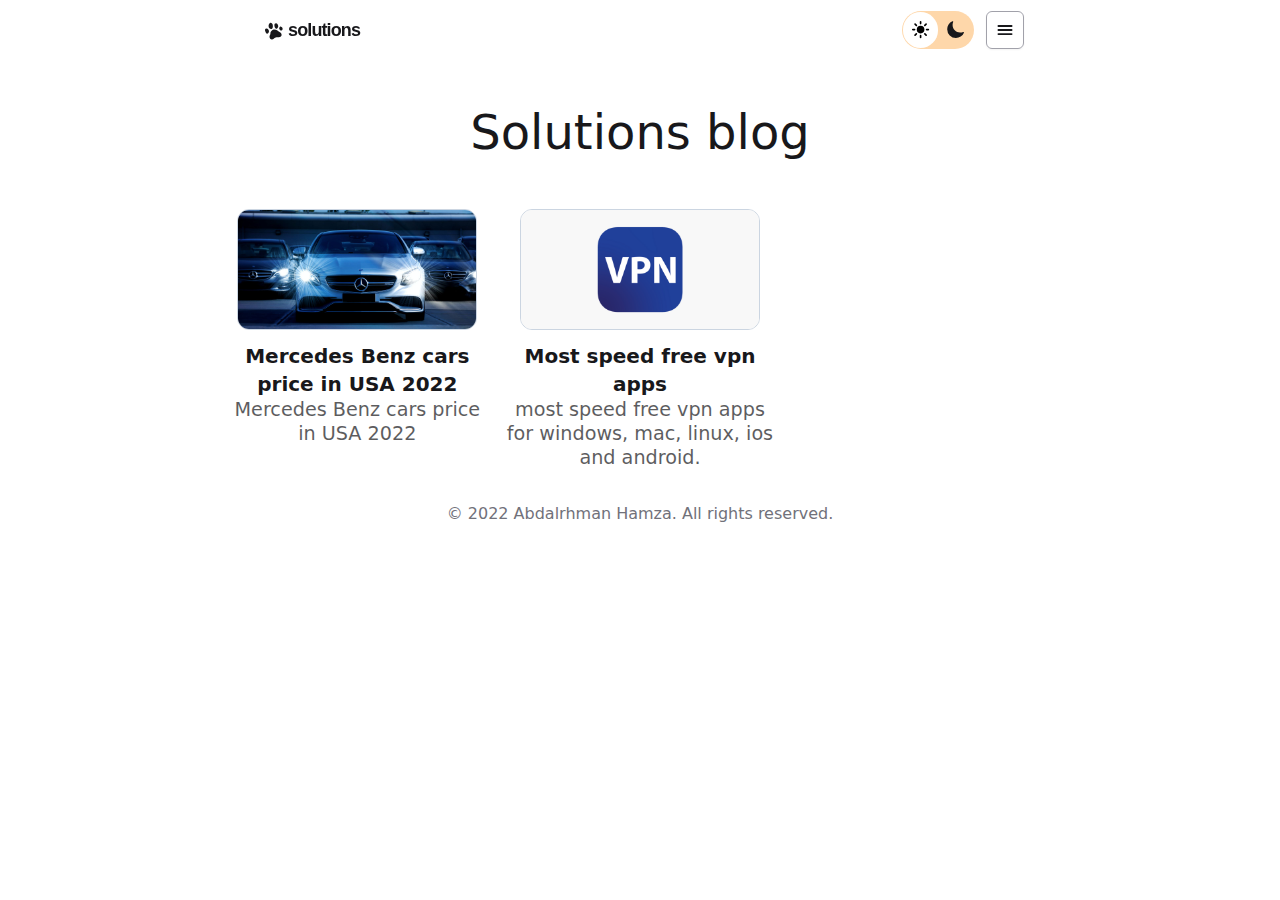
<file: index.html>
<!DOCTYPE html>
<html lang="en">
  <head>
    <!-- Google tag (gtag.js) -->
    <script
      async
      src="https://www.googletagmanager.com/gtag/js?id=G-3HV9XKE9BW"
    ></script>
    <script>
      window.dataLayer = window.dataLayer || []
      function gtag() {
        dataLayer.push(arguments)
      }
      gtag('js', new Date())

      gtag('config', 'G-3HV9XKE9BW')
    </script>

    <!-- Global Metadata -->
    <meta charset="utf-8" />
    <meta name="viewport" content="width=device-width,initial-scale=1" />
    <link rel="icon" type="image/svg+xml" href="/favicon.svg" />
    <meta name="generator" content="Astro v1.6.7" />
    <meta name="keywords" content="solutions, blog, tutorials, carsprice" />
    <meta name="author" content="Abdalrhman Hamza" />
    <meta http-equiv="Content-Type" content="text/html; charset=utf-8" />
    <meta name="robots" content="index, follow" />
    <meta name="language" content="English" />

    <!-- Primary Meta Tags -->
    <title>Solutions Blog</title>
    <meta name="title" content="Solutions Blog" />
    <meta
      name="description"
      content="Solutions Blog is a blog for many and large topics like cars, tutorials and programming"
    />

    <!-- Open Graph / Facebook -->
    <meta property="og:type" content="website" />
    <meta property="og:url" content="https://www.solutions-blog.tech/" />
    <meta property="og:title" content="Solutions Blog" />
    <meta
      property="og:description"
      content="Solutions Blog is a blog for many and large topics like cars, tutorials and programming"
    />
    <meta
      property="og:image"
      content="https://www.solutions-blog.tech/cover.jpg"
    />

    <!-- Twitter -->
    <meta property="twitter:card" content="summary_large_image" />
    <meta property="twitter:url" content="https://www.solutions-blog.tech/" />
    <meta property="twitter:title" content="Solutions Blog" />
    <meta
      property="twitter:description"
      content="Solutions Blog is a blog for many and large topics like cars, tutorials and programming"
    />
    <meta
      property="twitter:image"
      content="https://www.solutions-blog.tech/cover.jpg"
    />

    <script>
      const theme = (() => {
        if (
          typeof localStorage !== 'undefined' &&
          localStorage.getItem('theme')
        ) {
          return localStorage.getItem('theme')
        }
        if (window.matchMedia('(prefers-color-scheme: dark)').matches) {
          return 'dark'
        }
        return 'light'
      })()

      if (theme === 'light') {
        document.documentElement.classList.remove('dark')
      } else {
        document.documentElement.classList.add('dark')
      }
    </script>

    <link rel="stylesheet" href="/assets/404.99da5285.css" />
    <link rel="stylesheet" href="/assets/best-free-vpn-apps.6d46453f.css" />
    <script>
      !(function (w, p, f, c) {
        c = w[p] = Object.assign(w[p] || {}, {
          lib: '/~partytown/',
          debug: false
        })
        c[f] = (c[f] || []).concat(['dataLayer.push'])
      })(window, 'partytown', 'forward') /* Partytown 0.7.3 - MIT builder.io */
      !(function (t, e, n, i, r, o, a, d, s, c, p, l) {
        function u() {
          l ||
            ((l = 1),
            '/' ==
              (a = (o.lib || '/~partytown/') + (o.debug ? 'debug/' : ''))[0] &&
              ((s = e.querySelectorAll('script[type="text/partytown"]')),
              i != t
                ? i.dispatchEvent(new CustomEvent('pt1', { detail: t }))
                : ((d = setTimeout(w, 1e4)),
                  e.addEventListener('pt0', f),
                  r
                    ? h(1)
                    : n.serviceWorker
                    ? n.serviceWorker
                        .register(a + (o.swPath || 'partytown-sw.js'), {
                          scope: a
                        })
                        .then(function (t) {
                          t.active
                            ? h()
                            : t.installing &&
                              t.installing.addEventListener(
                                'statechange',
                                function (t) {
                                  'activated' == t.target.state && h()
                                }
                              )
                        }, console.error)
                    : w())))
        }
        function h(t) {
          ;(c = e.createElement(t ? 'script' : 'iframe')),
            t ||
              (c.setAttribute(
                'style',
                'display:block;width:0;height:0;border:0;visibility:hidden'
              ),
              c.setAttribute('aria-hidden', !0)),
            (c.src =
              a +
              'partytown-' +
              (t ? 'atomics.js?v=0.7.3' : 'sandbox-sw.html?' + Date.now())),
            e.body.appendChild(c)
        }
        function w(t, n) {
          for (f(), t = 0; t < s.length; t++)
            ((n = e.createElement('script')).innerHTML = s[t].innerHTML),
              e.head.appendChild(n)
          c && c.parentNode.removeChild(c)
        }
        function f() {
          clearTimeout(d)
        }
        ;(o = t.partytown || {}),
          i == t &&
            (o.forward || []).map(function (e) {
              ;(p = t),
                e.split('.').map(function (e, n, i) {
                  p = p[i[n]] =
                    n + 1 < i.length
                      ? 'push' == i[n + 1]
                        ? []
                        : p[i[n]] || {}
                      : function () {
                          ;(t._ptf = t._ptf || []).push(i, arguments)
                        }
                })
            }),
          'complete' == e.readyState
            ? u()
            : (t.addEventListener('DOMContentLoaded', u),
              t.addEventListener('load', u))
      })(window, document, navigator, top, window.crossOriginIsolated)
    </script>
  </head>
  <body
    class="bg-white dark:bg-zinc-900 text-zinc-900 dark:text-zinc-300 break-words leading-6 transition-colors duration-500"
  >
    <style>
      astro-island,
      astro-slot {
        display: contents;
      }
    </style>
    <script>
      ;((self.Astro = self.Astro || {}).visible = (s, c, n) => {
        const r = async () => {
          await (
            await s()
          )()
        }
        let i = new IntersectionObserver(e => {
          for (const t of e)
            if (!!t.isIntersecting) {
              i.disconnect(), r()
              break
            }
        })
        for (let e = 0; e < n.children.length; e++) {
          const t = n.children[e]
          i.observe(t)
        }
      }),
        window.dispatchEvent(new Event('astro:visible'))
      var l
      {
        const c = {
            0: t => t,
            1: t => JSON.parse(t, o),
            2: t => new RegExp(t),
            3: t => new Date(t),
            4: t => new Map(JSON.parse(t, o)),
            5: t => new Set(JSON.parse(t, o)),
            6: t => BigInt(t),
            7: t => new URL(t),
            8: t => new Uint8Array(JSON.parse(t)),
            9: t => new Uint16Array(JSON.parse(t)),
            10: t => new Uint32Array(JSON.parse(t))
          },
          o = (t, s) => {
            if (t === '' || !Array.isArray(s)) return s
            const [e, n] = s
            return e in c ? c[e](n) : void 0
          }
        customElements.get('astro-island') ||
          customElements.define(
            'astro-island',
            ((l = class extends HTMLElement {
              constructor() {
                super(...arguments)
                this.hydrate = () => {
                  if (
                    !this.hydrator ||
                    (this.parentElement &&
                      this.parentElement.closest('astro-island[ssr]'))
                  )
                    return
                  const s = this.querySelectorAll('astro-slot'),
                    e = {},
                    n = this.querySelectorAll('template[data-astro-template]')
                  for (const r of n) {
                    const i = r.closest(this.tagName)
                    !i ||
                      !i.isSameNode(this) ||
                      ((e[r.getAttribute('data-astro-template') || 'default'] =
                        r.innerHTML),
                      r.remove())
                  }
                  for (const r of s) {
                    const i = r.closest(this.tagName)
                    !i ||
                      !i.isSameNode(this) ||
                      (e[r.getAttribute('name') || 'default'] = r.innerHTML)
                  }
                  const a = this.hasAttribute('props')
                    ? JSON.parse(this.getAttribute('props'), o)
                    : {}
                  this.hydrator(this)(this.Component, a, e, {
                    client: this.getAttribute('client')
                  }),
                    this.removeAttribute('ssr'),
                    window.removeEventListener('astro:hydrate', this.hydrate),
                    window.dispatchEvent(new CustomEvent('astro:hydrate'))
                }
              }
              connectedCallback() {
                !this.hasAttribute('await-children') || this.firstChild
                  ? this.childrenConnectedCallback()
                  : new MutationObserver((s, e) => {
                      e.disconnect(), this.childrenConnectedCallback()
                    }).observe(this, { childList: !0 })
              }
              async childrenConnectedCallback() {
                window.addEventListener('astro:hydrate', this.hydrate)
                let s = this.getAttribute('before-hydration-url')
                s && (await import(s)), this.start()
              }
              start() {
                const s = JSON.parse(this.getAttribute('opts')),
                  e = this.getAttribute('client')
                if (Astro[e] === void 0) {
                  window.addEventListener(`astro:${e}`, () => this.start(), {
                    once: !0
                  })
                  return
                }
                Astro[e](
                  async () => {
                    const n = this.getAttribute('renderer-url'),
                      [a, { default: r }] = await Promise.all([
                        import(this.getAttribute('component-url')),
                        n ? import(n) : () => () => {}
                      ]),
                      i = this.getAttribute('component-export') || 'default'
                    if (!i.includes('.')) this.Component = a[i]
                    else {
                      this.Component = a
                      for (const d of i.split('.'))
                        this.Component = this.Component[d]
                    }
                    return (this.hydrator = r), this.hydrate
                  },
                  s,
                  this
                )
              }
              attributeChangedCallback() {
                this.hydrator && this.hydrate()
              }
            }),
            (l.observedAttributes = ['props']),
            l)
          )
      }
    </script>
    <header class="fixed w-full p-2 z-20 backdrop-blur-md">
      <div class="mx-auto max-w-3xl">
        <nav class="flex items-center gap-3 text-base">
          <a href="/" class="group">
            <h2 class="font-semibold tracking-tighter p-2 font-mplus text-lg">
              <svg
                class="w-5 inline-block transition-transform group-hover:rotate-[20deg]"
                viewBox="0 0 40 40"
                fill="currentColor"
              >
                <g transform="matrix(1.07541,0,0,1.1001,-1.05651,-0.978215)">
                  <path
                    fill="currentColor"
                    d="M13.319,4.13C13.319,4.13 10.313,4.08 9.501,9.535C9.133,13.546 12.568,15.516 14.12,15.497C15.556,15.495 17.638,14.151 17.486,9.765C17.334,5.38 14.98,4.15 13.319,4.13"
                  ></path>
                </g>
                <path
                  d="M3.12,15.575C2.626,16.02 0.637,18.024 3.508,22.915C6.379,27.806 8.628,23.888 8.923,23.455C9.218,23.021 11.41,20.306 8.664,16.924C5.918,13.543 3.12,15.575 3.12,15.575Z"
                ></path>
                <g transform="matrix(1.00722,0,0,0.981856,-0.205441,0.281328)">
                  <path
                    d="M24.03,4.13C22.048,4.309 20.472,5.325 20.922,9.814C21.373,14.304 24.4,15.613 25.402,15.499C26.404,15.385 28.84,12.521 28.427,9.814C28.013,7.107 26.837,4.296 24.03,4.13Z"
                  ></path>
                </g>
                <path
                  d="M32.114,11.35C32.114,11.35 29.196,13.155 30.864,16.589C32.532,20.023 34.677,19.25 36,18.588C37.322,17.927 38.02,14.778 35.931,12.665C33.843,10.551 32.114,11.35 32.114,11.35Z"
                ></path>
                <path
                  d="M19.212,17.136C19.212,17.136 12.651,19.306 12.84,25.174C12.888,28.022 10.569,28.548 11.073,32.567C11.727,34.322 12.649,36.92 15.89,36.85C19.131,36.781 19.603,34.354 23.377,32.97C27.151,31.586 31.009,33.828 33.802,31.213C36.596,28.598 35.188,24.468 31.876,22.731C28.564,20.995 24.793,16.327 19.212,17.136Z"
                ></path>
              </svg>
              solutions
            </h2>
          </a>
          <!-- <div class="items-center gap-6 hidden md:flex">
          <HeaderLink href={HOMEPAGE_URL}>About</HeaderLink>
          <HeaderLink
            href="https://github.com/craftzdog/craftzdog-uses"
            target="_blank"><IoLogoGithub />Source</HeaderLink
          >
        </div> -->
          <div class="flex-1"></div>
          <astro-island
            uid="1mo23B"
            component-url="/ThemeToggleButton.48d277e2.js"
            component-export="default"
            renderer-url="/client.5036fd6c.js"
            props="{}"
            ssr=""
            client="visible"
            opts='{"name":"ThemeToggle","value":true}'
            await-children=""
            ><div></div
          ></astro-island>
          <astro-island
            uid="1WymwE"
            component-url="/DropdownMenu.7be55763.js"
            component-export="default"
            renderer-url="/client.5036fd6c.js"
            props='{"tags":[1,"[[0,\"vpn\"],[0,\"apps\"],[0,\"free-apps\"],[0,\"cars\"],[0,\"cars-prices\"],[0,\"usa-cars\"]]"]}'
            ssr=""
            client="visible"
            opts='{"name":"DropdownMenu","value":true}'
            await-children=""
            ><div
              class="relative inline-block text-left"
              data-headlessui-state=""
            >
              <div>
                <button
                  class="inline-flex justify-center rounded-md border border-zinc-400 dark:border-zinc-700 px-2 py-2 text-sm font-medium shadow-sm hover:bg-orange-200 dark:hover:bg-zinc-800 focus:outline-none focus:ring-2 focus:ring-indigo-500 focus:ring-offset-2 focus:ring-offset-gray-100 transition-all"
                  aria-label="menu"
                  id="headlessui-menu-button-:R1:"
                  type="button"
                  aria-haspopup="true"
                  aria-expanded="false"
                  data-headlessui-state=""
                >
                  <svg
                    stroke="currentColor"
                    fill="currentColor"
                    stroke-width="0"
                    viewBox="0 0 512 512"
                    class="h-5 w-5"
                    height="1em"
                    width="1em"
                    xmlns="http://www.w3.org/2000/svg"
                  >
                    <path
                      fill="none"
                      stroke-linecap="round"
                      stroke-miterlimit="10"
                      stroke-width="48"
                      d="M88 152h336M88 256h336M88 360h336"
                    ></path>
                  </svg>
                </button>
              </div></div
          ></astro-island>
        </nav>
      </div>
    </header>
    <main class="pt-[56px]">
      <article class="px-8 mx-auto max-w-4xl" style=".astro-code">
        <section>
          <h1 class="text-3xl">Solutions blog</h1>
        </section>
        <section>
          <ul class="grid grid-cols-1 md:grid-cols-3 gap-4">
            <li class="text-center mb-4">
              <a href="/posts/mercedes-cars-price-usa">
                <img
                  class="border border-slate-300 dark:border-zinc-700 rounded-xl"
                  alt="Thumbnail"
                  width="1440"
                  height="720"
                  src="/assets/mercedes-cars-price-in-usa_1BopIF.jpg"
                  loading="lazy"
                  decoding="async"
                />
                <div class="mt-3 text-xl font-bold">
                  Mercedes Benz cars price in USA 2022
                </div>
                <div class="opacity-70">
                  Mercedes Benz cars price in USA 2022
                </div>
              </a>
            </li>
            <li class="text-center mb-4">
              <a href="/posts/best-free-vpn-apps">
                <img
                  class="border border-slate-300 dark:border-zinc-700 rounded-xl"
                  alt="Thumbnail"
                  width="1440"
                  height="720"
                  src="/assets/free-vpn-apps_1BMIKQ.png"
                  loading="lazy"
                  decoding="async"
                />
                <div class="mt-3 text-xl font-bold">
                  Most speed free vpn apps
                </div>
                <div class="opacity-70">
                  most speed free vpn apps for windows, mac, linux, ios and
                  android.
                </div>
              </a>
            </li>
          </ul>
        </section>
      </article>
    </main>
    <footer class="text-zinc-500 p-4 text-center">
      &copy; 2022
      <a href="https://www.solutions-blog.tech/">Abdalrhman Hamza</a>. All
      rights reserved.
    </footer>
  </body>
</html>
</file>
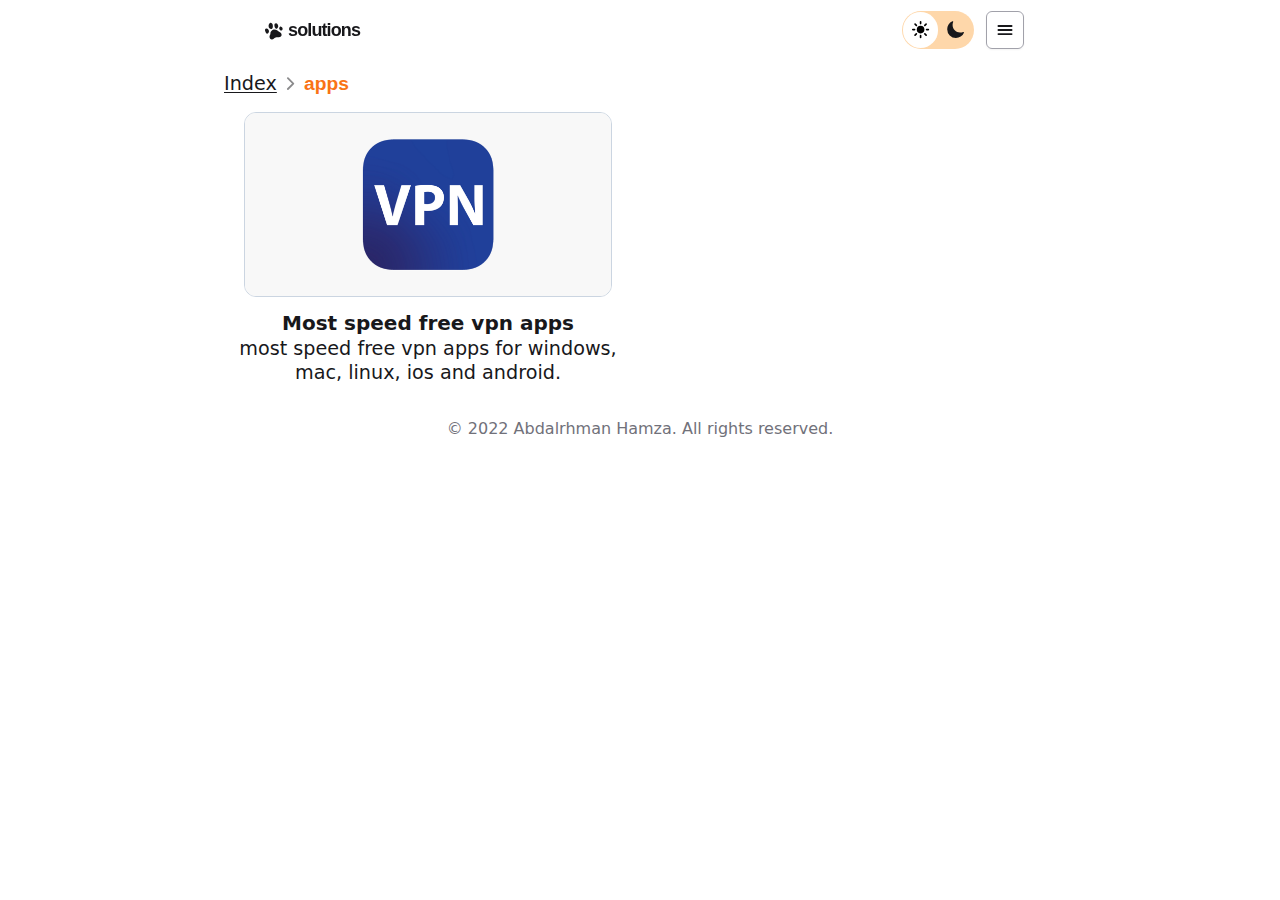
<file: categories/apps/index.html>
<!DOCTYPE html>
<html lang="en">
  <head>
    <!-- Global Metadata --><meta charset="utf-8">
<meta name="viewport" content="width=device-width,initial-scale=1">
<link rel="icon" type="image/svg+xml" href="/favicon.svg">
<meta name="generator" content="Astro v1.6.7">
<meta name="keywords" content="solutions, blog, tutorials, carsprice">
<meta name="author" content="Abdalrhman Hamza">
<meta http-equiv="Content-Type" content="text/html; charset=utf-8">
<meta name="robots" content="index, follow">
<meta name="language" content="English">

<!-- Primary Meta Tags -->
<title>Solutions Blog</title>
<meta name="title" content="Solutions Blog">
<meta name="description" content="Solutions Blog is a blog for many and large topics like cars, tutorials and programming">

<!-- Open Graph / Facebook -->
<meta property="og:type" content="website">
<meta property="og:url" content="https://www.solutions-blog.tech/categories/apps/">
<meta property="og:title" content="Solutions Blog">
<meta property="og:description" content="Solutions Blog is a blog for many and large topics like cars, tutorials and programming">
<meta property="og:image" content="https://www.solutions-blog.tech/cover.jpg">

<!-- Twitter -->
<meta property="twitter:card" content="summary_large_image">
<meta property="twitter:url" content="https://www.solutions-blog.tech/categories/apps/">
<meta property="twitter:title" content="Solutions Blog">
<meta property="twitter:description" content="Solutions Blog is a blog for many and large topics like cars, tutorials and programming">
<meta property="twitter:image" content="https://www.solutions-blog.tech/cover.jpg">

<script>
  const theme = (() => {
    if (typeof localStorage !== 'undefined' && localStorage.getItem('theme')) {
      return localStorage.getItem('theme')
    }
    if (window.matchMedia('(prefers-color-scheme: dark)').matches) {
      return 'dark'
    }
    return 'light'
  })()

  if (theme === 'light') {
    document.documentElement.classList.remove('dark')
  } else {
    document.documentElement.classList.add('dark')
  }
</script>

  <link rel="stylesheet" href="/assets/404.99da5285.css" />
<link rel="stylesheet" href="/assets/best-free-vpn-apps.6d46453f.css" /><script>!(function(w,p,f,c){c=w[p]=Object.assign(w[p]||{},{"lib":"/~partytown/","debug":false});c[f]=(c[f]||[]).concat(["dataLayer.push"])})(window,'partytown','forward');/* Partytown 0.7.3 - MIT builder.io */
!function(t,e,n,i,r,o,a,d,s,c,p,l){function u(){l||(l=1,"/"==(a=(o.lib||"/~partytown/")+(o.debug?"debug/":""))[0]&&(s=e.querySelectorAll('script[type="text/partytown"]'),i!=t?i.dispatchEvent(new CustomEvent("pt1",{detail:t})):(d=setTimeout(w,1e4),e.addEventListener("pt0",f),r?h(1):n.serviceWorker?n.serviceWorker.register(a+(o.swPath||"partytown-sw.js"),{scope:a}).then((function(t){t.active?h():t.installing&&t.installing.addEventListener("statechange",(function(t){"activated"==t.target.state&&h()}))}),console.error):w())))}function h(t){c=e.createElement(t?"script":"iframe"),t||(c.setAttribute("style","display:block;width:0;height:0;border:0;visibility:hidden"),c.setAttribute("aria-hidden",!0)),c.src=a+"partytown-"+(t?"atomics.js?v=0.7.3":"sandbox-sw.html?"+Date.now()),e.body.appendChild(c)}function w(t,n){for(f(),t=0;t<s.length;t++)(n=e.createElement("script")).innerHTML=s[t].innerHTML,e.head.appendChild(n);c&&c.parentNode.removeChild(c)}function f(){clearTimeout(d)}o=t.partytown||{},i==t&&(o.forward||[]).map((function(e){p=t,e.split(".").map((function(e,n,i){p=p[i[n]]=n+1<i.length?"push"==i[n+1]?[]:p[i[n]]||{}:function(){(t._ptf=t._ptf||[]).push(i,arguments)}}))})),"complete"==e.readyState?u():(t.addEventListener("DOMContentLoaded",u),t.addEventListener("load",u))}(window,document,navigator,top,window.crossOriginIsolated);</script></head>
  <body class="bg-white dark:bg-zinc-900 text-zinc-900 dark:text-zinc-300 break-words leading-6 transition-colors duration-500"><style>astro-island,astro-slot{display:contents}</style><script>(self.Astro=self.Astro||{}).visible=(s,c,n)=>{const r=async()=>{await(await s())()};let i=new IntersectionObserver(e=>{for(const t of e)if(!!t.isIntersecting){i.disconnect(),r();break}});for(let e=0;e<n.children.length;e++){const t=n.children[e];i.observe(t)}},window.dispatchEvent(new Event("astro:visible"));var l;{const c={0:t=>t,1:t=>JSON.parse(t,o),2:t=>new RegExp(t),3:t=>new Date(t),4:t=>new Map(JSON.parse(t,o)),5:t=>new Set(JSON.parse(t,o)),6:t=>BigInt(t),7:t=>new URL(t),8:t=>new Uint8Array(JSON.parse(t)),9:t=>new Uint16Array(JSON.parse(t)),10:t=>new Uint32Array(JSON.parse(t))},o=(t,s)=>{if(t===""||!Array.isArray(s))return s;const[e,n]=s;return e in c?c[e](n):void 0};customElements.get("astro-island")||customElements.define("astro-island",(l=class extends HTMLElement{constructor(){super(...arguments);this.hydrate=()=>{if(!this.hydrator||this.parentElement&&this.parentElement.closest("astro-island[ssr]"))return;const s=this.querySelectorAll("astro-slot"),e={},n=this.querySelectorAll("template[data-astro-template]");for(const r of n){const i=r.closest(this.tagName);!i||!i.isSameNode(this)||(e[r.getAttribute("data-astro-template")||"default"]=r.innerHTML,r.remove())}for(const r of s){const i=r.closest(this.tagName);!i||!i.isSameNode(this)||(e[r.getAttribute("name")||"default"]=r.innerHTML)}const a=this.hasAttribute("props")?JSON.parse(this.getAttribute("props"),o):{};this.hydrator(this)(this.Component,a,e,{client:this.getAttribute("client")}),this.removeAttribute("ssr"),window.removeEventListener("astro:hydrate",this.hydrate),window.dispatchEvent(new CustomEvent("astro:hydrate"))}}connectedCallback(){!this.hasAttribute("await-children")||this.firstChild?this.childrenConnectedCallback():new MutationObserver((s,e)=>{e.disconnect(),this.childrenConnectedCallback()}).observe(this,{childList:!0})}async childrenConnectedCallback(){window.addEventListener("astro:hydrate",this.hydrate);let s=this.getAttribute("before-hydration-url");s&&await import(s),this.start()}start(){const s=JSON.parse(this.getAttribute("opts")),e=this.getAttribute("client");if(Astro[e]===void 0){window.addEventListener(`astro:${e}`,()=>this.start(),{once:!0});return}Astro[e](async()=>{const n=this.getAttribute("renderer-url"),[a,{default:r}]=await Promise.all([import(this.getAttribute("component-url")),n?import(n):()=>()=>{}]),i=this.getAttribute("component-export")||"default";if(!i.includes("."))this.Component=a[i];else{this.Component=a;for(const d of i.split("."))this.Component=this.Component[d]}return this.hydrator=r,this.hydrate},s,this)}attributeChangedCallback(){this.hydrator&&this.hydrate()}},l.observedAttributes=["props"],l))}</script><header class="fixed w-full p-2 z-20 backdrop-blur-md">
  <div class="mx-auto max-w-3xl">
    <nav class="flex items-center gap-3 text-base">
      <a href="/" class="group">
        <h2 class="font-semibold tracking-tighter p-2 font-mplus text-lg">
          <svg class="w-5 inline-block transition-transform group-hover:rotate-[20deg]" viewBox="0 0 40 40" fill="currentColor"><g transform="matrix(1.07541,0,0,1.1001,-1.05651,-0.978215)"><path fill="currentColor" d="M13.319,4.13C13.319,4.13 10.313,4.08 9.501,9.535C9.133,13.546 12.568,15.516 14.12,15.497C15.556,15.495 17.638,14.151 17.486,9.765C17.334,5.38 14.98,4.15 13.319,4.13"></path></g><path d="M3.12,15.575C2.626,16.02 0.637,18.024 3.508,22.915C6.379,27.806 8.628,23.888 8.923,23.455C9.218,23.021 11.41,20.306 8.664,16.924C5.918,13.543 3.12,15.575 3.12,15.575Z"></path><g transform="matrix(1.00722,0,0,0.981856,-0.205441,0.281328)"><path d="M24.03,4.13C22.048,4.309 20.472,5.325 20.922,9.814C21.373,14.304 24.4,15.613 25.402,15.499C26.404,15.385 28.84,12.521 28.427,9.814C28.013,7.107 26.837,4.296 24.03,4.13Z"></path></g><path d="M32.114,11.35C32.114,11.35 29.196,13.155 30.864,16.589C32.532,20.023 34.677,19.25 36,18.588C37.322,17.927 38.02,14.778 35.931,12.665C33.843,10.551 32.114,11.35 32.114,11.35Z"></path><path d="M19.212,17.136C19.212,17.136 12.651,19.306 12.84,25.174C12.888,28.022 10.569,28.548 11.073,32.567C11.727,34.322 12.649,36.92 15.89,36.85C19.131,36.781 19.603,34.354 23.377,32.97C27.151,31.586 31.009,33.828 33.802,31.213C36.596,28.598 35.188,24.468 31.876,22.731C28.564,20.995 24.793,16.327 19.212,17.136Z"></path></svg>
          solutions
        </h2>
      </a>
      <!-- <div class="items-center gap-6 hidden md:flex">
          <HeaderLink href={HOMEPAGE_URL}>About</HeaderLink>
          <HeaderLink
            href="https://github.com/craftzdog/craftzdog-uses"
            target="_blank"><IoLogoGithub />Source</HeaderLink
          >
        </div> -->
      <div class="flex-1"></div>
      <astro-island uid="1mo23B" component-url="/ThemeToggleButton.48d277e2.js" component-export="default" renderer-url="/client.5036fd6c.js" props="{}" ssr="" client="visible" opts="{&quot;name&quot;:&quot;ThemeToggle&quot;,&quot;value&quot;:true}" await-children=""><div></div></astro-island>
      <astro-island uid="1WymwE" component-url="/DropdownMenu.7be55763.js" component-export="default" renderer-url="/client.5036fd6c.js" props="{&quot;tags&quot;:[1,&quot;[[0,\&quot;vpn\&quot;],[0,\&quot;apps\&quot;],[0,\&quot;free-apps\&quot;],[0,\&quot;cars\&quot;],[0,\&quot;cars-prices\&quot;],[0,\&quot;usa-cars\&quot;]]&quot;]}" ssr="" client="visible" opts="{&quot;name&quot;:&quot;DropdownMenu&quot;,&quot;value&quot;:true}" await-children=""><div class="relative inline-block text-left" data-headlessui-state=""><div><button class="inline-flex justify-center rounded-md border border-zinc-400 dark:border-zinc-700 px-2 py-2 text-sm font-medium shadow-sm hover:bg-orange-200 dark:hover:bg-zinc-800 focus:outline-none focus:ring-2 focus:ring-indigo-500 focus:ring-offset-2 focus:ring-offset-gray-100 transition-all" aria-label="menu" id="headlessui-menu-button-:R1:" type="button" aria-haspopup="true" aria-expanded="false" data-headlessui-state=""><svg stroke="currentColor" fill="currentColor" stroke-width="0" viewBox="0 0 512 512" class="h-5 w-5" height="1em" width="1em" xmlns="http://www.w3.org/2000/svg"><path fill="none" stroke-linecap="round" stroke-miterlimit="10" stroke-width="48" d="M88 152h336M88 256h336M88 360h336"></path></svg></button></div></div></astro-island>
    </nav>
  </div>
</header><main class="pt-[56px]">
      <!-- <section class="relative mb-6 h-80 flex justify-center items-center">
  <div class="absolute w-full h-full overflow-hidden">
    <video
      class="absolute inset-0 min-w-full min-h-full object-cover opacity-30"
      poster="/masthead-poster.jpg"
      autoplay="autoplay"
      muted="muted"
      loop="loop"
      playsinline
      ><source
        src={baseAssetUrl + '/masthead.webm'}
        type="video/webm; codecs=vp9"
      />
      <source
        src={baseAssetUrl + '/masthead.m4v'}
        type="video/mp4; codecs=hvc1"
      />
    </video>
  </div>
  <div class="z-10 text-center px-8 drop-shadow-lg shadow-black">
    <div class="uppercase text-sm mb-4">Welcome to</div>
    <div class="text-4xl font-mplus font-medium">
      A curated list of the tech I <span class="text-orange-500">use</span>
    </div>
  </div>
</section> -->
      <article class="px-8 mx-auto max-w-4xl " style=".astro-code">
  <div class="my-4 flex items-center gap-1">
  <a href="/" class="underline underline-offset-2">Index</a>
  <svg stroke="currentColor" fill="currentColor" stroke-width="0" viewBox="0 0 512 512" class="opacity-50" height="1em" width="1em" xmlns="http://www.w3.org/2000/svg"><path fill="none" stroke-linecap="round" stroke-linejoin="round" stroke-width="48" d="M184 112l144 144-144 144"></path></svg>
  <span class="text-orange-500 font-mplus font-bold">apps</span>
</div><section>
          <ul class="grid grid-cols-1 md:grid-cols-2 gap-4">
            <li class="text-center mb-4">
                  <a href="/posts/best-free-vpn-apps">
                    <img class="border border-slate-300 dark:border-zinc-700 rounded-xl" alt="Thumbnail" width="1440" height="720" src="/assets/free-vpn-apps_ZGErQj.png" loading="lazy" decoding="async">
                    <div class="mt-3 text-xl font-bold">
                      Most speed free vpn apps
                    </div>
                    <div>most speed free vpn apps for windows, mac, linux, ios and android.</div>
                  </a>
                </li>
          </ul>
        </section>
</article>
      <footer class="text-zinc-500 p-4 text-center">
  &copy; 2022
  <a href="https://www.solutions-blog.tech/">Abdalrhman Hamza</a>. All rights reserved.
</footer>
    </main>
</body>

</html>
</file>
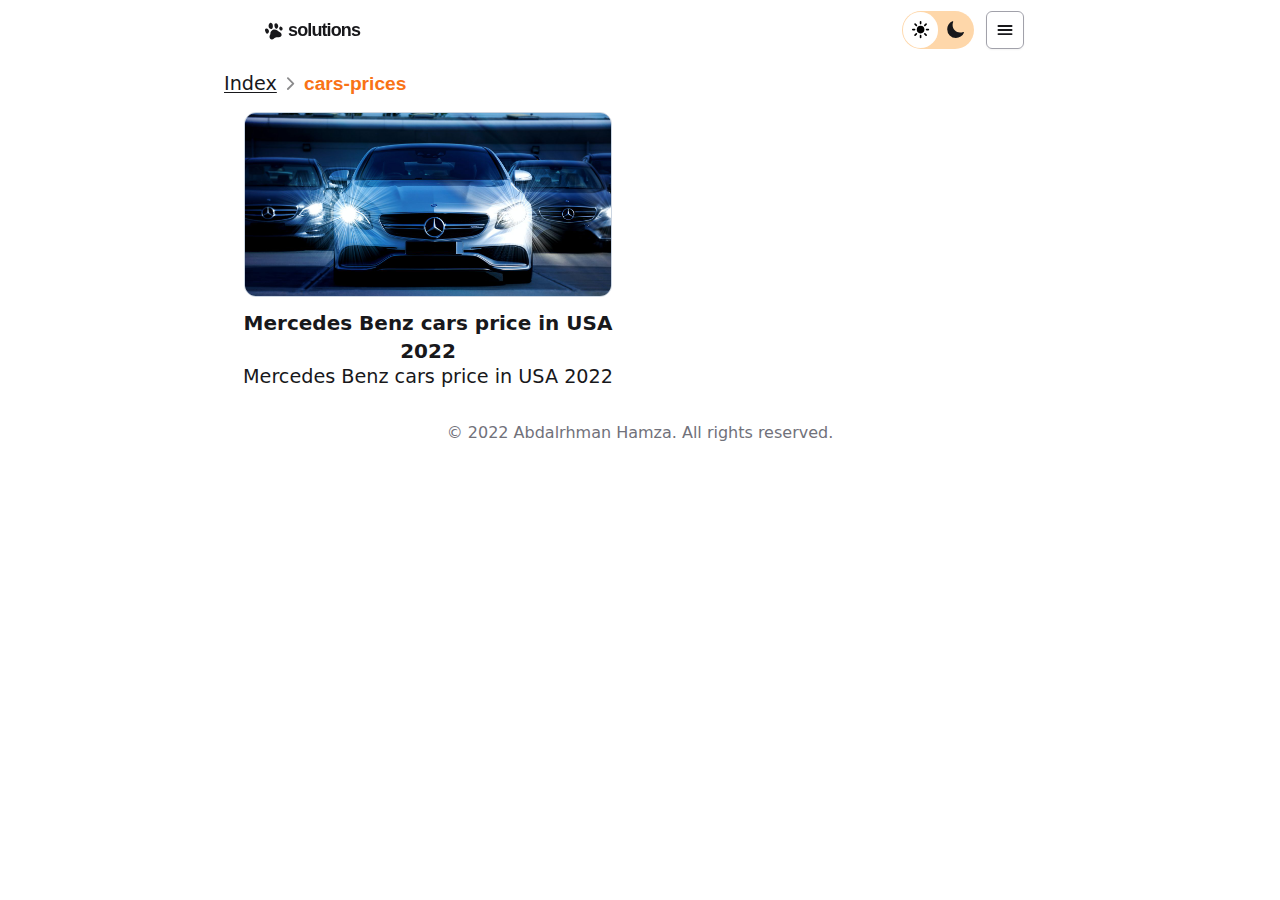
<file: categories/cars-prices/index.html>
<!DOCTYPE html>
<html lang="en">
  <head>
    <!-- Global Metadata --><meta charset="utf-8">
<meta name="viewport" content="width=device-width,initial-scale=1">
<link rel="icon" type="image/svg+xml" href="/favicon.svg">
<meta name="generator" content="Astro v1.6.7">
<meta name="keywords" content="solutions, blog, tutorials, carsprice">
<meta name="author" content="Abdalrhman Hamza">
<meta http-equiv="Content-Type" content="text/html; charset=utf-8">
<meta name="robots" content="index, follow">
<meta name="language" content="English">

<!-- Primary Meta Tags -->
<title>Solutions Blog</title>
<meta name="title" content="Solutions Blog">
<meta name="description" content="Solutions Blog is a blog for many and large topics like cars, tutorials and programming">

<!-- Open Graph / Facebook -->
<meta property="og:type" content="website">
<meta property="og:url" content="https://www.solutions-blog.tech/categories/cars-prices/">
<meta property="og:title" content="Solutions Blog">
<meta property="og:description" content="Solutions Blog is a blog for many and large topics like cars, tutorials and programming">
<meta property="og:image" content="https://www.solutions-blog.tech/cover.jpg">

<!-- Twitter -->
<meta property="twitter:card" content="summary_large_image">
<meta property="twitter:url" content="https://www.solutions-blog.tech/categories/cars-prices/">
<meta property="twitter:title" content="Solutions Blog">
<meta property="twitter:description" content="Solutions Blog is a blog for many and large topics like cars, tutorials and programming">
<meta property="twitter:image" content="https://www.solutions-blog.tech/cover.jpg">

<script>
  const theme = (() => {
    if (typeof localStorage !== 'undefined' && localStorage.getItem('theme')) {
      return localStorage.getItem('theme')
    }
    if (window.matchMedia('(prefers-color-scheme: dark)').matches) {
      return 'dark'
    }
    return 'light'
  })()

  if (theme === 'light') {
    document.documentElement.classList.remove('dark')
  } else {
    document.documentElement.classList.add('dark')
  }
</script>

  <link rel="stylesheet" href="/assets/404.99da5285.css" />
<link rel="stylesheet" href="/assets/best-free-vpn-apps.6d46453f.css" /><script>!(function(w,p,f,c){c=w[p]=Object.assign(w[p]||{},{"lib":"/~partytown/","debug":false});c[f]=(c[f]||[]).concat(["dataLayer.push"])})(window,'partytown','forward');/* Partytown 0.7.3 - MIT builder.io */
!function(t,e,n,i,r,o,a,d,s,c,p,l){function u(){l||(l=1,"/"==(a=(o.lib||"/~partytown/")+(o.debug?"debug/":""))[0]&&(s=e.querySelectorAll('script[type="text/partytown"]'),i!=t?i.dispatchEvent(new CustomEvent("pt1",{detail:t})):(d=setTimeout(w,1e4),e.addEventListener("pt0",f),r?h(1):n.serviceWorker?n.serviceWorker.register(a+(o.swPath||"partytown-sw.js"),{scope:a}).then((function(t){t.active?h():t.installing&&t.installing.addEventListener("statechange",(function(t){"activated"==t.target.state&&h()}))}),console.error):w())))}function h(t){c=e.createElement(t?"script":"iframe"),t||(c.setAttribute("style","display:block;width:0;height:0;border:0;visibility:hidden"),c.setAttribute("aria-hidden",!0)),c.src=a+"partytown-"+(t?"atomics.js?v=0.7.3":"sandbox-sw.html?"+Date.now()),e.body.appendChild(c)}function w(t,n){for(f(),t=0;t<s.length;t++)(n=e.createElement("script")).innerHTML=s[t].innerHTML,e.head.appendChild(n);c&&c.parentNode.removeChild(c)}function f(){clearTimeout(d)}o=t.partytown||{},i==t&&(o.forward||[]).map((function(e){p=t,e.split(".").map((function(e,n,i){p=p[i[n]]=n+1<i.length?"push"==i[n+1]?[]:p[i[n]]||{}:function(){(t._ptf=t._ptf||[]).push(i,arguments)}}))})),"complete"==e.readyState?u():(t.addEventListener("DOMContentLoaded",u),t.addEventListener("load",u))}(window,document,navigator,top,window.crossOriginIsolated);</script></head>
  <body class="bg-white dark:bg-zinc-900 text-zinc-900 dark:text-zinc-300 break-words leading-6 transition-colors duration-500"><style>astro-island,astro-slot{display:contents}</style><script>(self.Astro=self.Astro||{}).visible=(s,c,n)=>{const r=async()=>{await(await s())()};let i=new IntersectionObserver(e=>{for(const t of e)if(!!t.isIntersecting){i.disconnect(),r();break}});for(let e=0;e<n.children.length;e++){const t=n.children[e];i.observe(t)}},window.dispatchEvent(new Event("astro:visible"));var l;{const c={0:t=>t,1:t=>JSON.parse(t,o),2:t=>new RegExp(t),3:t=>new Date(t),4:t=>new Map(JSON.parse(t,o)),5:t=>new Set(JSON.parse(t,o)),6:t=>BigInt(t),7:t=>new URL(t),8:t=>new Uint8Array(JSON.parse(t)),9:t=>new Uint16Array(JSON.parse(t)),10:t=>new Uint32Array(JSON.parse(t))},o=(t,s)=>{if(t===""||!Array.isArray(s))return s;const[e,n]=s;return e in c?c[e](n):void 0};customElements.get("astro-island")||customElements.define("astro-island",(l=class extends HTMLElement{constructor(){super(...arguments);this.hydrate=()=>{if(!this.hydrator||this.parentElement&&this.parentElement.closest("astro-island[ssr]"))return;const s=this.querySelectorAll("astro-slot"),e={},n=this.querySelectorAll("template[data-astro-template]");for(const r of n){const i=r.closest(this.tagName);!i||!i.isSameNode(this)||(e[r.getAttribute("data-astro-template")||"default"]=r.innerHTML,r.remove())}for(const r of s){const i=r.closest(this.tagName);!i||!i.isSameNode(this)||(e[r.getAttribute("name")||"default"]=r.innerHTML)}const a=this.hasAttribute("props")?JSON.parse(this.getAttribute("props"),o):{};this.hydrator(this)(this.Component,a,e,{client:this.getAttribute("client")}),this.removeAttribute("ssr"),window.removeEventListener("astro:hydrate",this.hydrate),window.dispatchEvent(new CustomEvent("astro:hydrate"))}}connectedCallback(){!this.hasAttribute("await-children")||this.firstChild?this.childrenConnectedCallback():new MutationObserver((s,e)=>{e.disconnect(),this.childrenConnectedCallback()}).observe(this,{childList:!0})}async childrenConnectedCallback(){window.addEventListener("astro:hydrate",this.hydrate);let s=this.getAttribute("before-hydration-url");s&&await import(s),this.start()}start(){const s=JSON.parse(this.getAttribute("opts")),e=this.getAttribute("client");if(Astro[e]===void 0){window.addEventListener(`astro:${e}`,()=>this.start(),{once:!0});return}Astro[e](async()=>{const n=this.getAttribute("renderer-url"),[a,{default:r}]=await Promise.all([import(this.getAttribute("component-url")),n?import(n):()=>()=>{}]),i=this.getAttribute("component-export")||"default";if(!i.includes("."))this.Component=a[i];else{this.Component=a;for(const d of i.split("."))this.Component=this.Component[d]}return this.hydrator=r,this.hydrate},s,this)}attributeChangedCallback(){this.hydrator&&this.hydrate()}},l.observedAttributes=["props"],l))}</script><header class="fixed w-full p-2 z-20 backdrop-blur-md">
  <div class="mx-auto max-w-3xl">
    <nav class="flex items-center gap-3 text-base">
      <a href="/" class="group">
        <h2 class="font-semibold tracking-tighter p-2 font-mplus text-lg">
          <svg class="w-5 inline-block transition-transform group-hover:rotate-[20deg]" viewBox="0 0 40 40" fill="currentColor"><g transform="matrix(1.07541,0,0,1.1001,-1.05651,-0.978215)"><path fill="currentColor" d="M13.319,4.13C13.319,4.13 10.313,4.08 9.501,9.535C9.133,13.546 12.568,15.516 14.12,15.497C15.556,15.495 17.638,14.151 17.486,9.765C17.334,5.38 14.98,4.15 13.319,4.13"></path></g><path d="M3.12,15.575C2.626,16.02 0.637,18.024 3.508,22.915C6.379,27.806 8.628,23.888 8.923,23.455C9.218,23.021 11.41,20.306 8.664,16.924C5.918,13.543 3.12,15.575 3.12,15.575Z"></path><g transform="matrix(1.00722,0,0,0.981856,-0.205441,0.281328)"><path d="M24.03,4.13C22.048,4.309 20.472,5.325 20.922,9.814C21.373,14.304 24.4,15.613 25.402,15.499C26.404,15.385 28.84,12.521 28.427,9.814C28.013,7.107 26.837,4.296 24.03,4.13Z"></path></g><path d="M32.114,11.35C32.114,11.35 29.196,13.155 30.864,16.589C32.532,20.023 34.677,19.25 36,18.588C37.322,17.927 38.02,14.778 35.931,12.665C33.843,10.551 32.114,11.35 32.114,11.35Z"></path><path d="M19.212,17.136C19.212,17.136 12.651,19.306 12.84,25.174C12.888,28.022 10.569,28.548 11.073,32.567C11.727,34.322 12.649,36.92 15.89,36.85C19.131,36.781 19.603,34.354 23.377,32.97C27.151,31.586 31.009,33.828 33.802,31.213C36.596,28.598 35.188,24.468 31.876,22.731C28.564,20.995 24.793,16.327 19.212,17.136Z"></path></svg>
          solutions
        </h2>
      </a>
      <!-- <div class="items-center gap-6 hidden md:flex">
          <HeaderLink href={HOMEPAGE_URL}>About</HeaderLink>
          <HeaderLink
            href="https://github.com/craftzdog/craftzdog-uses"
            target="_blank"><IoLogoGithub />Source</HeaderLink
          >
        </div> -->
      <div class="flex-1"></div>
      <astro-island uid="1mo23B" component-url="/ThemeToggleButton.48d277e2.js" component-export="default" renderer-url="/client.5036fd6c.js" props="{}" ssr="" client="visible" opts="{&quot;name&quot;:&quot;ThemeToggle&quot;,&quot;value&quot;:true}" await-children=""><div></div></astro-island>
      <astro-island uid="1WymwE" component-url="/DropdownMenu.7be55763.js" component-export="default" renderer-url="/client.5036fd6c.js" props="{&quot;tags&quot;:[1,&quot;[[0,\&quot;vpn\&quot;],[0,\&quot;apps\&quot;],[0,\&quot;free-apps\&quot;],[0,\&quot;cars\&quot;],[0,\&quot;cars-prices\&quot;],[0,\&quot;usa-cars\&quot;]]&quot;]}" ssr="" client="visible" opts="{&quot;name&quot;:&quot;DropdownMenu&quot;,&quot;value&quot;:true}" await-children=""><div class="relative inline-block text-left" data-headlessui-state=""><div><button class="inline-flex justify-center rounded-md border border-zinc-400 dark:border-zinc-700 px-2 py-2 text-sm font-medium shadow-sm hover:bg-orange-200 dark:hover:bg-zinc-800 focus:outline-none focus:ring-2 focus:ring-indigo-500 focus:ring-offset-2 focus:ring-offset-gray-100 transition-all" aria-label="menu" id="headlessui-menu-button-:R1:" type="button" aria-haspopup="true" aria-expanded="false" data-headlessui-state=""><svg stroke="currentColor" fill="currentColor" stroke-width="0" viewBox="0 0 512 512" class="h-5 w-5" height="1em" width="1em" xmlns="http://www.w3.org/2000/svg"><path fill="none" stroke-linecap="round" stroke-miterlimit="10" stroke-width="48" d="M88 152h336M88 256h336M88 360h336"></path></svg></button></div></div></astro-island>
    </nav>
  </div>
</header><main class="pt-[56px]">
      <!-- <section class="relative mb-6 h-80 flex justify-center items-center">
  <div class="absolute w-full h-full overflow-hidden">
    <video
      class="absolute inset-0 min-w-full min-h-full object-cover opacity-30"
      poster="/masthead-poster.jpg"
      autoplay="autoplay"
      muted="muted"
      loop="loop"
      playsinline
      ><source
        src={baseAssetUrl + '/masthead.webm'}
        type="video/webm; codecs=vp9"
      />
      <source
        src={baseAssetUrl + '/masthead.m4v'}
        type="video/mp4; codecs=hvc1"
      />
    </video>
  </div>
  <div class="z-10 text-center px-8 drop-shadow-lg shadow-black">
    <div class="uppercase text-sm mb-4">Welcome to</div>
    <div class="text-4xl font-mplus font-medium">
      A curated list of the tech I <span class="text-orange-500">use</span>
    </div>
  </div>
</section> -->
      <article class="px-8 mx-auto max-w-4xl " style=".astro-code">
  <div class="my-4 flex items-center gap-1">
  <a href="/" class="underline underline-offset-2">Index</a>
  <svg stroke="currentColor" fill="currentColor" stroke-width="0" viewBox="0 0 512 512" class="opacity-50" height="1em" width="1em" xmlns="http://www.w3.org/2000/svg"><path fill="none" stroke-linecap="round" stroke-linejoin="round" stroke-width="48" d="M184 112l144 144-144 144"></path></svg>
  <span class="text-orange-500 font-mplus font-bold">cars-prices</span>
</div><section>
          <ul class="grid grid-cols-1 md:grid-cols-2 gap-4">
            <li class="text-center mb-4">
                  <a href="/posts/mercedes-cars-price-usa">
                    <img class="border border-slate-300 dark:border-zinc-700 rounded-xl" alt="Thumbnail" width="1440" height="720" src="/assets/mercedes-cars-price-in-usa_Z1meVzX.jpg" loading="lazy" decoding="async">
                    <div class="mt-3 text-xl font-bold">
                      Mercedes Benz cars price in USA 2022
                    </div>
                    <div>Mercedes Benz cars price in USA 2022</div>
                  </a>
                </li>
          </ul>
        </section>
</article>
      <footer class="text-zinc-500 p-4 text-center">
  &copy; 2022
  <a href="https://www.solutions-blog.tech/">Abdalrhman Hamza</a>. All rights reserved.
</footer>
    </main>
</body>

</html>
</file>
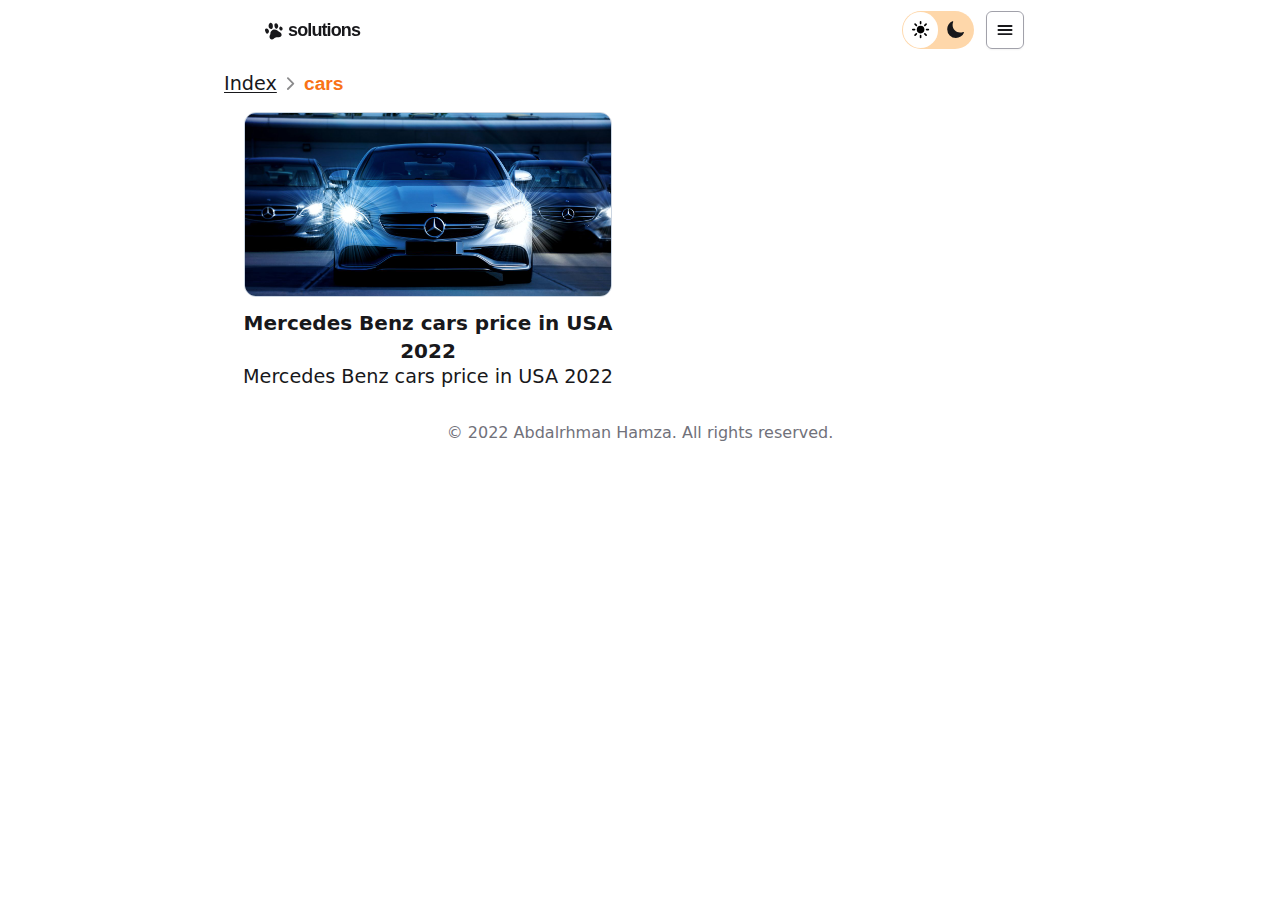
<file: categories/cars/index.html>
<!DOCTYPE html>
<html lang="en">
  <head>
    <!-- Global Metadata --><meta charset="utf-8">
<meta name="viewport" content="width=device-width,initial-scale=1">
<link rel="icon" type="image/svg+xml" href="/favicon.svg">
<meta name="generator" content="Astro v1.6.7">
<meta name="keywords" content="solutions, blog, tutorials, carsprice">
<meta name="author" content="Abdalrhman Hamza">
<meta http-equiv="Content-Type" content="text/html; charset=utf-8">
<meta name="robots" content="index, follow">
<meta name="language" content="English">

<!-- Primary Meta Tags -->
<title>Solutions Blog</title>
<meta name="title" content="Solutions Blog">
<meta name="description" content="Solutions Blog is a blog for many and large topics like cars, tutorials and programming">

<!-- Open Graph / Facebook -->
<meta property="og:type" content="website">
<meta property="og:url" content="https://www.solutions-blog.tech/categories/cars/">
<meta property="og:title" content="Solutions Blog">
<meta property="og:description" content="Solutions Blog is a blog for many and large topics like cars, tutorials and programming">
<meta property="og:image" content="https://www.solutions-blog.tech/cover.jpg">

<!-- Twitter -->
<meta property="twitter:card" content="summary_large_image">
<meta property="twitter:url" content="https://www.solutions-blog.tech/categories/cars/">
<meta property="twitter:title" content="Solutions Blog">
<meta property="twitter:description" content="Solutions Blog is a blog for many and large topics like cars, tutorials and programming">
<meta property="twitter:image" content="https://www.solutions-blog.tech/cover.jpg">

<script>
  const theme = (() => {
    if (typeof localStorage !== 'undefined' && localStorage.getItem('theme')) {
      return localStorage.getItem('theme')
    }
    if (window.matchMedia('(prefers-color-scheme: dark)').matches) {
      return 'dark'
    }
    return 'light'
  })()

  if (theme === 'light') {
    document.documentElement.classList.remove('dark')
  } else {
    document.documentElement.classList.add('dark')
  }
</script>

  <link rel="stylesheet" href="/assets/404.99da5285.css" />
<link rel="stylesheet" href="/assets/best-free-vpn-apps.6d46453f.css" /><script>!(function(w,p,f,c){c=w[p]=Object.assign(w[p]||{},{"lib":"/~partytown/","debug":false});c[f]=(c[f]||[]).concat(["dataLayer.push"])})(window,'partytown','forward');/* Partytown 0.7.3 - MIT builder.io */
!function(t,e,n,i,r,o,a,d,s,c,p,l){function u(){l||(l=1,"/"==(a=(o.lib||"/~partytown/")+(o.debug?"debug/":""))[0]&&(s=e.querySelectorAll('script[type="text/partytown"]'),i!=t?i.dispatchEvent(new CustomEvent("pt1",{detail:t})):(d=setTimeout(w,1e4),e.addEventListener("pt0",f),r?h(1):n.serviceWorker?n.serviceWorker.register(a+(o.swPath||"partytown-sw.js"),{scope:a}).then((function(t){t.active?h():t.installing&&t.installing.addEventListener("statechange",(function(t){"activated"==t.target.state&&h()}))}),console.error):w())))}function h(t){c=e.createElement(t?"script":"iframe"),t||(c.setAttribute("style","display:block;width:0;height:0;border:0;visibility:hidden"),c.setAttribute("aria-hidden",!0)),c.src=a+"partytown-"+(t?"atomics.js?v=0.7.3":"sandbox-sw.html?"+Date.now()),e.body.appendChild(c)}function w(t,n){for(f(),t=0;t<s.length;t++)(n=e.createElement("script")).innerHTML=s[t].innerHTML,e.head.appendChild(n);c&&c.parentNode.removeChild(c)}function f(){clearTimeout(d)}o=t.partytown||{},i==t&&(o.forward||[]).map((function(e){p=t,e.split(".").map((function(e,n,i){p=p[i[n]]=n+1<i.length?"push"==i[n+1]?[]:p[i[n]]||{}:function(){(t._ptf=t._ptf||[]).push(i,arguments)}}))})),"complete"==e.readyState?u():(t.addEventListener("DOMContentLoaded",u),t.addEventListener("load",u))}(window,document,navigator,top,window.crossOriginIsolated);</script></head>
  <body class="bg-white dark:bg-zinc-900 text-zinc-900 dark:text-zinc-300 break-words leading-6 transition-colors duration-500"><style>astro-island,astro-slot{display:contents}</style><script>(self.Astro=self.Astro||{}).visible=(s,c,n)=>{const r=async()=>{await(await s())()};let i=new IntersectionObserver(e=>{for(const t of e)if(!!t.isIntersecting){i.disconnect(),r();break}});for(let e=0;e<n.children.length;e++){const t=n.children[e];i.observe(t)}},window.dispatchEvent(new Event("astro:visible"));var l;{const c={0:t=>t,1:t=>JSON.parse(t,o),2:t=>new RegExp(t),3:t=>new Date(t),4:t=>new Map(JSON.parse(t,o)),5:t=>new Set(JSON.parse(t,o)),6:t=>BigInt(t),7:t=>new URL(t),8:t=>new Uint8Array(JSON.parse(t)),9:t=>new Uint16Array(JSON.parse(t)),10:t=>new Uint32Array(JSON.parse(t))},o=(t,s)=>{if(t===""||!Array.isArray(s))return s;const[e,n]=s;return e in c?c[e](n):void 0};customElements.get("astro-island")||customElements.define("astro-island",(l=class extends HTMLElement{constructor(){super(...arguments);this.hydrate=()=>{if(!this.hydrator||this.parentElement&&this.parentElement.closest("astro-island[ssr]"))return;const s=this.querySelectorAll("astro-slot"),e={},n=this.querySelectorAll("template[data-astro-template]");for(const r of n){const i=r.closest(this.tagName);!i||!i.isSameNode(this)||(e[r.getAttribute("data-astro-template")||"default"]=r.innerHTML,r.remove())}for(const r of s){const i=r.closest(this.tagName);!i||!i.isSameNode(this)||(e[r.getAttribute("name")||"default"]=r.innerHTML)}const a=this.hasAttribute("props")?JSON.parse(this.getAttribute("props"),o):{};this.hydrator(this)(this.Component,a,e,{client:this.getAttribute("client")}),this.removeAttribute("ssr"),window.removeEventListener("astro:hydrate",this.hydrate),window.dispatchEvent(new CustomEvent("astro:hydrate"))}}connectedCallback(){!this.hasAttribute("await-children")||this.firstChild?this.childrenConnectedCallback():new MutationObserver((s,e)=>{e.disconnect(),this.childrenConnectedCallback()}).observe(this,{childList:!0})}async childrenConnectedCallback(){window.addEventListener("astro:hydrate",this.hydrate);let s=this.getAttribute("before-hydration-url");s&&await import(s),this.start()}start(){const s=JSON.parse(this.getAttribute("opts")),e=this.getAttribute("client");if(Astro[e]===void 0){window.addEventListener(`astro:${e}`,()=>this.start(),{once:!0});return}Astro[e](async()=>{const n=this.getAttribute("renderer-url"),[a,{default:r}]=await Promise.all([import(this.getAttribute("component-url")),n?import(n):()=>()=>{}]),i=this.getAttribute("component-export")||"default";if(!i.includes("."))this.Component=a[i];else{this.Component=a;for(const d of i.split("."))this.Component=this.Component[d]}return this.hydrator=r,this.hydrate},s,this)}attributeChangedCallback(){this.hydrator&&this.hydrate()}},l.observedAttributes=["props"],l))}</script><header class="fixed w-full p-2 z-20 backdrop-blur-md">
  <div class="mx-auto max-w-3xl">
    <nav class="flex items-center gap-3 text-base">
      <a href="/" class="group">
        <h2 class="font-semibold tracking-tighter p-2 font-mplus text-lg">
          <svg class="w-5 inline-block transition-transform group-hover:rotate-[20deg]" viewBox="0 0 40 40" fill="currentColor"><g transform="matrix(1.07541,0,0,1.1001,-1.05651,-0.978215)"><path fill="currentColor" d="M13.319,4.13C13.319,4.13 10.313,4.08 9.501,9.535C9.133,13.546 12.568,15.516 14.12,15.497C15.556,15.495 17.638,14.151 17.486,9.765C17.334,5.38 14.98,4.15 13.319,4.13"></path></g><path d="M3.12,15.575C2.626,16.02 0.637,18.024 3.508,22.915C6.379,27.806 8.628,23.888 8.923,23.455C9.218,23.021 11.41,20.306 8.664,16.924C5.918,13.543 3.12,15.575 3.12,15.575Z"></path><g transform="matrix(1.00722,0,0,0.981856,-0.205441,0.281328)"><path d="M24.03,4.13C22.048,4.309 20.472,5.325 20.922,9.814C21.373,14.304 24.4,15.613 25.402,15.499C26.404,15.385 28.84,12.521 28.427,9.814C28.013,7.107 26.837,4.296 24.03,4.13Z"></path></g><path d="M32.114,11.35C32.114,11.35 29.196,13.155 30.864,16.589C32.532,20.023 34.677,19.25 36,18.588C37.322,17.927 38.02,14.778 35.931,12.665C33.843,10.551 32.114,11.35 32.114,11.35Z"></path><path d="M19.212,17.136C19.212,17.136 12.651,19.306 12.84,25.174C12.888,28.022 10.569,28.548 11.073,32.567C11.727,34.322 12.649,36.92 15.89,36.85C19.131,36.781 19.603,34.354 23.377,32.97C27.151,31.586 31.009,33.828 33.802,31.213C36.596,28.598 35.188,24.468 31.876,22.731C28.564,20.995 24.793,16.327 19.212,17.136Z"></path></svg>
          solutions
        </h2>
      </a>
      <!-- <div class="items-center gap-6 hidden md:flex">
          <HeaderLink href={HOMEPAGE_URL}>About</HeaderLink>
          <HeaderLink
            href="https://github.com/craftzdog/craftzdog-uses"
            target="_blank"><IoLogoGithub />Source</HeaderLink
          >
        </div> -->
      <div class="flex-1"></div>
      <astro-island uid="1mo23B" component-url="/ThemeToggleButton.48d277e2.js" component-export="default" renderer-url="/client.5036fd6c.js" props="{}" ssr="" client="visible" opts="{&quot;name&quot;:&quot;ThemeToggle&quot;,&quot;value&quot;:true}" await-children=""><div></div></astro-island>
      <astro-island uid="1WymwE" component-url="/DropdownMenu.7be55763.js" component-export="default" renderer-url="/client.5036fd6c.js" props="{&quot;tags&quot;:[1,&quot;[[0,\&quot;vpn\&quot;],[0,\&quot;apps\&quot;],[0,\&quot;free-apps\&quot;],[0,\&quot;cars\&quot;],[0,\&quot;cars-prices\&quot;],[0,\&quot;usa-cars\&quot;]]&quot;]}" ssr="" client="visible" opts="{&quot;name&quot;:&quot;DropdownMenu&quot;,&quot;value&quot;:true}" await-children=""><div class="relative inline-block text-left" data-headlessui-state=""><div><button class="inline-flex justify-center rounded-md border border-zinc-400 dark:border-zinc-700 px-2 py-2 text-sm font-medium shadow-sm hover:bg-orange-200 dark:hover:bg-zinc-800 focus:outline-none focus:ring-2 focus:ring-indigo-500 focus:ring-offset-2 focus:ring-offset-gray-100 transition-all" aria-label="menu" id="headlessui-menu-button-:R1:" type="button" aria-haspopup="true" aria-expanded="false" data-headlessui-state=""><svg stroke="currentColor" fill="currentColor" stroke-width="0" viewBox="0 0 512 512" class="h-5 w-5" height="1em" width="1em" xmlns="http://www.w3.org/2000/svg"><path fill="none" stroke-linecap="round" stroke-miterlimit="10" stroke-width="48" d="M88 152h336M88 256h336M88 360h336"></path></svg></button></div></div></astro-island>
    </nav>
  </div>
</header><main class="pt-[56px]">
      <!-- <section class="relative mb-6 h-80 flex justify-center items-center">
  <div class="absolute w-full h-full overflow-hidden">
    <video
      class="absolute inset-0 min-w-full min-h-full object-cover opacity-30"
      poster="/masthead-poster.jpg"
      autoplay="autoplay"
      muted="muted"
      loop="loop"
      playsinline
      ><source
        src={baseAssetUrl + '/masthead.webm'}
        type="video/webm; codecs=vp9"
      />
      <source
        src={baseAssetUrl + '/masthead.m4v'}
        type="video/mp4; codecs=hvc1"
      />
    </video>
  </div>
  <div class="z-10 text-center px-8 drop-shadow-lg shadow-black">
    <div class="uppercase text-sm mb-4">Welcome to</div>
    <div class="text-4xl font-mplus font-medium">
      A curated list of the tech I <span class="text-orange-500">use</span>
    </div>
  </div>
</section> -->
      <article class="px-8 mx-auto max-w-4xl " style=".astro-code">
  <div class="my-4 flex items-center gap-1">
  <a href="/" class="underline underline-offset-2">Index</a>
  <svg stroke="currentColor" fill="currentColor" stroke-width="0" viewBox="0 0 512 512" class="opacity-50" height="1em" width="1em" xmlns="http://www.w3.org/2000/svg"><path fill="none" stroke-linecap="round" stroke-linejoin="round" stroke-width="48" d="M184 112l144 144-144 144"></path></svg>
  <span class="text-orange-500 font-mplus font-bold">cars</span>
</div><section>
          <ul class="grid grid-cols-1 md:grid-cols-2 gap-4">
            <li class="text-center mb-4">
                  <a href="/posts/mercedes-cars-price-usa">
                    <img class="border border-slate-300 dark:border-zinc-700 rounded-xl" alt="Thumbnail" width="1440" height="720" src="/assets/mercedes-cars-price-in-usa_Z1meVzX.jpg" loading="lazy" decoding="async">
                    <div class="mt-3 text-xl font-bold">
                      Mercedes Benz cars price in USA 2022
                    </div>
                    <div>Mercedes Benz cars price in USA 2022</div>
                  </a>
                </li>
          </ul>
        </section>
</article>
      <footer class="text-zinc-500 p-4 text-center">
  &copy; 2022
  <a href="https://www.solutions-blog.tech/">Abdalrhman Hamza</a>. All rights reserved.
</footer>
    </main>
</body>

</html>
</file>
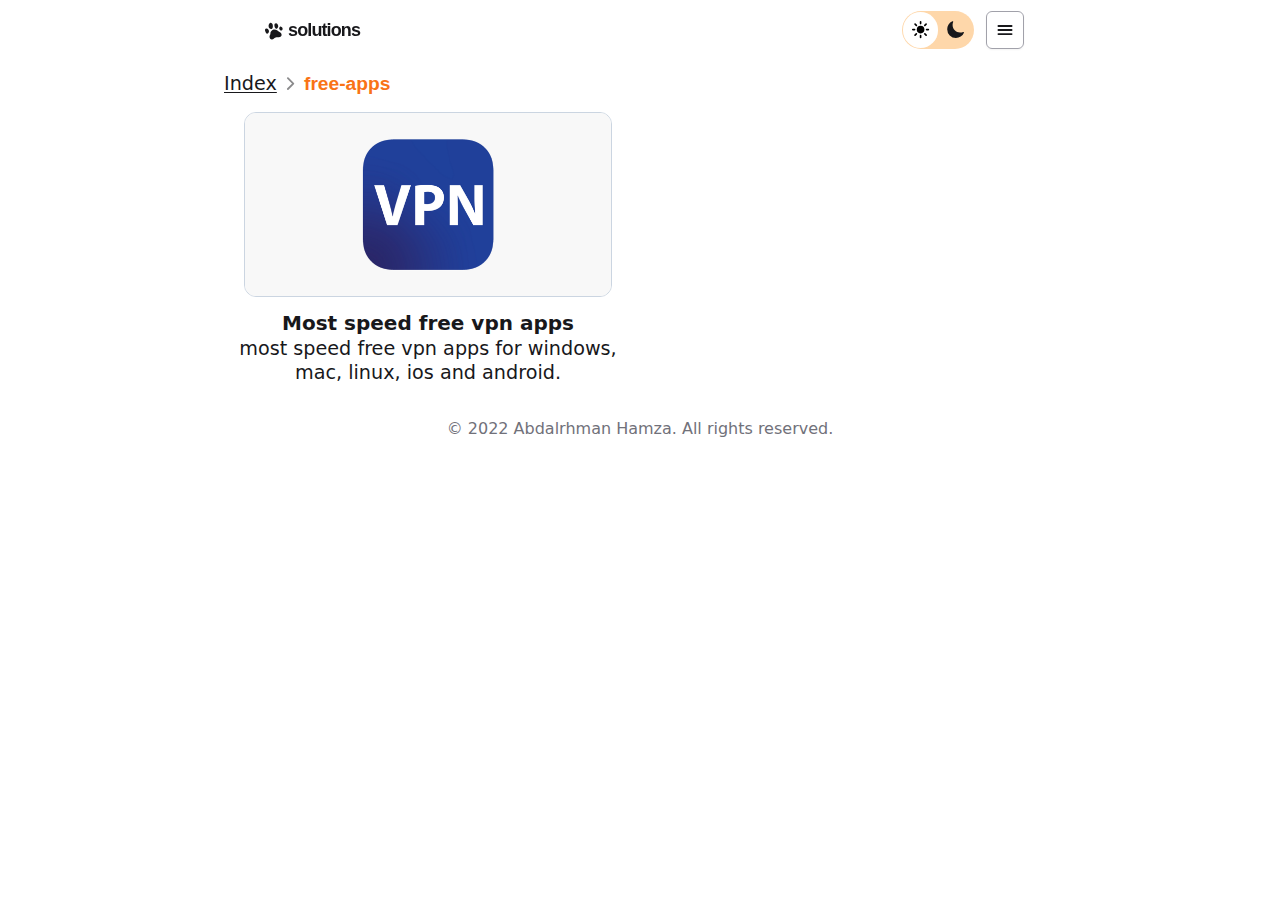
<file: categories/free-apps/index.html>
<!DOCTYPE html>
<html lang="en">
  <head>
    <!-- Global Metadata --><meta charset="utf-8">
<meta name="viewport" content="width=device-width,initial-scale=1">
<link rel="icon" type="image/svg+xml" href="/favicon.svg">
<meta name="generator" content="Astro v1.6.7">
<meta name="keywords" content="solutions, blog, tutorials, carsprice">
<meta name="author" content="Abdalrhman Hamza">
<meta http-equiv="Content-Type" content="text/html; charset=utf-8">
<meta name="robots" content="index, follow">
<meta name="language" content="English">

<!-- Primary Meta Tags -->
<title>Solutions Blog</title>
<meta name="title" content="Solutions Blog">
<meta name="description" content="Solutions Blog is a blog for many and large topics like cars, tutorials and programming">

<!-- Open Graph / Facebook -->
<meta property="og:type" content="website">
<meta property="og:url" content="https://www.solutions-blog.tech/categories/free-apps/">
<meta property="og:title" content="Solutions Blog">
<meta property="og:description" content="Solutions Blog is a blog for many and large topics like cars, tutorials and programming">
<meta property="og:image" content="https://www.solutions-blog.tech/cover.jpg">

<!-- Twitter -->
<meta property="twitter:card" content="summary_large_image">
<meta property="twitter:url" content="https://www.solutions-blog.tech/categories/free-apps/">
<meta property="twitter:title" content="Solutions Blog">
<meta property="twitter:description" content="Solutions Blog is a blog for many and large topics like cars, tutorials and programming">
<meta property="twitter:image" content="https://www.solutions-blog.tech/cover.jpg">

<script>
  const theme = (() => {
    if (typeof localStorage !== 'undefined' && localStorage.getItem('theme')) {
      return localStorage.getItem('theme')
    }
    if (window.matchMedia('(prefers-color-scheme: dark)').matches) {
      return 'dark'
    }
    return 'light'
  })()

  if (theme === 'light') {
    document.documentElement.classList.remove('dark')
  } else {
    document.documentElement.classList.add('dark')
  }
</script>

  <link rel="stylesheet" href="/assets/404.99da5285.css" />
<link rel="stylesheet" href="/assets/best-free-vpn-apps.6d46453f.css" /><script>!(function(w,p,f,c){c=w[p]=Object.assign(w[p]||{},{"lib":"/~partytown/","debug":false});c[f]=(c[f]||[]).concat(["dataLayer.push"])})(window,'partytown','forward');/* Partytown 0.7.3 - MIT builder.io */
!function(t,e,n,i,r,o,a,d,s,c,p,l){function u(){l||(l=1,"/"==(a=(o.lib||"/~partytown/")+(o.debug?"debug/":""))[0]&&(s=e.querySelectorAll('script[type="text/partytown"]'),i!=t?i.dispatchEvent(new CustomEvent("pt1",{detail:t})):(d=setTimeout(w,1e4),e.addEventListener("pt0",f),r?h(1):n.serviceWorker?n.serviceWorker.register(a+(o.swPath||"partytown-sw.js"),{scope:a}).then((function(t){t.active?h():t.installing&&t.installing.addEventListener("statechange",(function(t){"activated"==t.target.state&&h()}))}),console.error):w())))}function h(t){c=e.createElement(t?"script":"iframe"),t||(c.setAttribute("style","display:block;width:0;height:0;border:0;visibility:hidden"),c.setAttribute("aria-hidden",!0)),c.src=a+"partytown-"+(t?"atomics.js?v=0.7.3":"sandbox-sw.html?"+Date.now()),e.body.appendChild(c)}function w(t,n){for(f(),t=0;t<s.length;t++)(n=e.createElement("script")).innerHTML=s[t].innerHTML,e.head.appendChild(n);c&&c.parentNode.removeChild(c)}function f(){clearTimeout(d)}o=t.partytown||{},i==t&&(o.forward||[]).map((function(e){p=t,e.split(".").map((function(e,n,i){p=p[i[n]]=n+1<i.length?"push"==i[n+1]?[]:p[i[n]]||{}:function(){(t._ptf=t._ptf||[]).push(i,arguments)}}))})),"complete"==e.readyState?u():(t.addEventListener("DOMContentLoaded",u),t.addEventListener("load",u))}(window,document,navigator,top,window.crossOriginIsolated);</script></head>
  <body class="bg-white dark:bg-zinc-900 text-zinc-900 dark:text-zinc-300 break-words leading-6 transition-colors duration-500"><style>astro-island,astro-slot{display:contents}</style><script>(self.Astro=self.Astro||{}).visible=(s,c,n)=>{const r=async()=>{await(await s())()};let i=new IntersectionObserver(e=>{for(const t of e)if(!!t.isIntersecting){i.disconnect(),r();break}});for(let e=0;e<n.children.length;e++){const t=n.children[e];i.observe(t)}},window.dispatchEvent(new Event("astro:visible"));var l;{const c={0:t=>t,1:t=>JSON.parse(t,o),2:t=>new RegExp(t),3:t=>new Date(t),4:t=>new Map(JSON.parse(t,o)),5:t=>new Set(JSON.parse(t,o)),6:t=>BigInt(t),7:t=>new URL(t),8:t=>new Uint8Array(JSON.parse(t)),9:t=>new Uint16Array(JSON.parse(t)),10:t=>new Uint32Array(JSON.parse(t))},o=(t,s)=>{if(t===""||!Array.isArray(s))return s;const[e,n]=s;return e in c?c[e](n):void 0};customElements.get("astro-island")||customElements.define("astro-island",(l=class extends HTMLElement{constructor(){super(...arguments);this.hydrate=()=>{if(!this.hydrator||this.parentElement&&this.parentElement.closest("astro-island[ssr]"))return;const s=this.querySelectorAll("astro-slot"),e={},n=this.querySelectorAll("template[data-astro-template]");for(const r of n){const i=r.closest(this.tagName);!i||!i.isSameNode(this)||(e[r.getAttribute("data-astro-template")||"default"]=r.innerHTML,r.remove())}for(const r of s){const i=r.closest(this.tagName);!i||!i.isSameNode(this)||(e[r.getAttribute("name")||"default"]=r.innerHTML)}const a=this.hasAttribute("props")?JSON.parse(this.getAttribute("props"),o):{};this.hydrator(this)(this.Component,a,e,{client:this.getAttribute("client")}),this.removeAttribute("ssr"),window.removeEventListener("astro:hydrate",this.hydrate),window.dispatchEvent(new CustomEvent("astro:hydrate"))}}connectedCallback(){!this.hasAttribute("await-children")||this.firstChild?this.childrenConnectedCallback():new MutationObserver((s,e)=>{e.disconnect(),this.childrenConnectedCallback()}).observe(this,{childList:!0})}async childrenConnectedCallback(){window.addEventListener("astro:hydrate",this.hydrate);let s=this.getAttribute("before-hydration-url");s&&await import(s),this.start()}start(){const s=JSON.parse(this.getAttribute("opts")),e=this.getAttribute("client");if(Astro[e]===void 0){window.addEventListener(`astro:${e}`,()=>this.start(),{once:!0});return}Astro[e](async()=>{const n=this.getAttribute("renderer-url"),[a,{default:r}]=await Promise.all([import(this.getAttribute("component-url")),n?import(n):()=>()=>{}]),i=this.getAttribute("component-export")||"default";if(!i.includes("."))this.Component=a[i];else{this.Component=a;for(const d of i.split("."))this.Component=this.Component[d]}return this.hydrator=r,this.hydrate},s,this)}attributeChangedCallback(){this.hydrator&&this.hydrate()}},l.observedAttributes=["props"],l))}</script><header class="fixed w-full p-2 z-20 backdrop-blur-md">
  <div class="mx-auto max-w-3xl">
    <nav class="flex items-center gap-3 text-base">
      <a href="/" class="group">
        <h2 class="font-semibold tracking-tighter p-2 font-mplus text-lg">
          <svg class="w-5 inline-block transition-transform group-hover:rotate-[20deg]" viewBox="0 0 40 40" fill="currentColor"><g transform="matrix(1.07541,0,0,1.1001,-1.05651,-0.978215)"><path fill="currentColor" d="M13.319,4.13C13.319,4.13 10.313,4.08 9.501,9.535C9.133,13.546 12.568,15.516 14.12,15.497C15.556,15.495 17.638,14.151 17.486,9.765C17.334,5.38 14.98,4.15 13.319,4.13"></path></g><path d="M3.12,15.575C2.626,16.02 0.637,18.024 3.508,22.915C6.379,27.806 8.628,23.888 8.923,23.455C9.218,23.021 11.41,20.306 8.664,16.924C5.918,13.543 3.12,15.575 3.12,15.575Z"></path><g transform="matrix(1.00722,0,0,0.981856,-0.205441,0.281328)"><path d="M24.03,4.13C22.048,4.309 20.472,5.325 20.922,9.814C21.373,14.304 24.4,15.613 25.402,15.499C26.404,15.385 28.84,12.521 28.427,9.814C28.013,7.107 26.837,4.296 24.03,4.13Z"></path></g><path d="M32.114,11.35C32.114,11.35 29.196,13.155 30.864,16.589C32.532,20.023 34.677,19.25 36,18.588C37.322,17.927 38.02,14.778 35.931,12.665C33.843,10.551 32.114,11.35 32.114,11.35Z"></path><path d="M19.212,17.136C19.212,17.136 12.651,19.306 12.84,25.174C12.888,28.022 10.569,28.548 11.073,32.567C11.727,34.322 12.649,36.92 15.89,36.85C19.131,36.781 19.603,34.354 23.377,32.97C27.151,31.586 31.009,33.828 33.802,31.213C36.596,28.598 35.188,24.468 31.876,22.731C28.564,20.995 24.793,16.327 19.212,17.136Z"></path></svg>
          solutions
        </h2>
      </a>
      <!-- <div class="items-center gap-6 hidden md:flex">
          <HeaderLink href={HOMEPAGE_URL}>About</HeaderLink>
          <HeaderLink
            href="https://github.com/craftzdog/craftzdog-uses"
            target="_blank"><IoLogoGithub />Source</HeaderLink
          >
        </div> -->
      <div class="flex-1"></div>
      <astro-island uid="1mo23B" component-url="/ThemeToggleButton.48d277e2.js" component-export="default" renderer-url="/client.5036fd6c.js" props="{}" ssr="" client="visible" opts="{&quot;name&quot;:&quot;ThemeToggle&quot;,&quot;value&quot;:true}" await-children=""><div></div></astro-island>
      <astro-island uid="1WymwE" component-url="/DropdownMenu.7be55763.js" component-export="default" renderer-url="/client.5036fd6c.js" props="{&quot;tags&quot;:[1,&quot;[[0,\&quot;vpn\&quot;],[0,\&quot;apps\&quot;],[0,\&quot;free-apps\&quot;],[0,\&quot;cars\&quot;],[0,\&quot;cars-prices\&quot;],[0,\&quot;usa-cars\&quot;]]&quot;]}" ssr="" client="visible" opts="{&quot;name&quot;:&quot;DropdownMenu&quot;,&quot;value&quot;:true}" await-children=""><div class="relative inline-block text-left" data-headlessui-state=""><div><button class="inline-flex justify-center rounded-md border border-zinc-400 dark:border-zinc-700 px-2 py-2 text-sm font-medium shadow-sm hover:bg-orange-200 dark:hover:bg-zinc-800 focus:outline-none focus:ring-2 focus:ring-indigo-500 focus:ring-offset-2 focus:ring-offset-gray-100 transition-all" aria-label="menu" id="headlessui-menu-button-:R1:" type="button" aria-haspopup="true" aria-expanded="false" data-headlessui-state=""><svg stroke="currentColor" fill="currentColor" stroke-width="0" viewBox="0 0 512 512" class="h-5 w-5" height="1em" width="1em" xmlns="http://www.w3.org/2000/svg"><path fill="none" stroke-linecap="round" stroke-miterlimit="10" stroke-width="48" d="M88 152h336M88 256h336M88 360h336"></path></svg></button></div></div></astro-island>
    </nav>
  </div>
</header><main class="pt-[56px]">
      <!-- <section class="relative mb-6 h-80 flex justify-center items-center">
  <div class="absolute w-full h-full overflow-hidden">
    <video
      class="absolute inset-0 min-w-full min-h-full object-cover opacity-30"
      poster="/masthead-poster.jpg"
      autoplay="autoplay"
      muted="muted"
      loop="loop"
      playsinline
      ><source
        src={baseAssetUrl + '/masthead.webm'}
        type="video/webm; codecs=vp9"
      />
      <source
        src={baseAssetUrl + '/masthead.m4v'}
        type="video/mp4; codecs=hvc1"
      />
    </video>
  </div>
  <div class="z-10 text-center px-8 drop-shadow-lg shadow-black">
    <div class="uppercase text-sm mb-4">Welcome to</div>
    <div class="text-4xl font-mplus font-medium">
      A curated list of the tech I <span class="text-orange-500">use</span>
    </div>
  </div>
</section> -->
      <article class="px-8 mx-auto max-w-4xl " style=".astro-code">
  <div class="my-4 flex items-center gap-1">
  <a href="/" class="underline underline-offset-2">Index</a>
  <svg stroke="currentColor" fill="currentColor" stroke-width="0" viewBox="0 0 512 512" class="opacity-50" height="1em" width="1em" xmlns="http://www.w3.org/2000/svg"><path fill="none" stroke-linecap="round" stroke-linejoin="round" stroke-width="48" d="M184 112l144 144-144 144"></path></svg>
  <span class="text-orange-500 font-mplus font-bold">free-apps</span>
</div><section>
          <ul class="grid grid-cols-1 md:grid-cols-2 gap-4">
            <li class="text-center mb-4">
                  <a href="/posts/best-free-vpn-apps">
                    <img class="border border-slate-300 dark:border-zinc-700 rounded-xl" alt="Thumbnail" width="1440" height="720" src="/assets/free-vpn-apps_ZGErQj.png" loading="lazy" decoding="async">
                    <div class="mt-3 text-xl font-bold">
                      Most speed free vpn apps
                    </div>
                    <div>most speed free vpn apps for windows, mac, linux, ios and android.</div>
                  </a>
                </li>
          </ul>
        </section>
</article>
      <footer class="text-zinc-500 p-4 text-center">
  &copy; 2022
  <a href="https://www.solutions-blog.tech/">Abdalrhman Hamza</a>. All rights reserved.
</footer>
    </main>
</body>

</html>
</file>
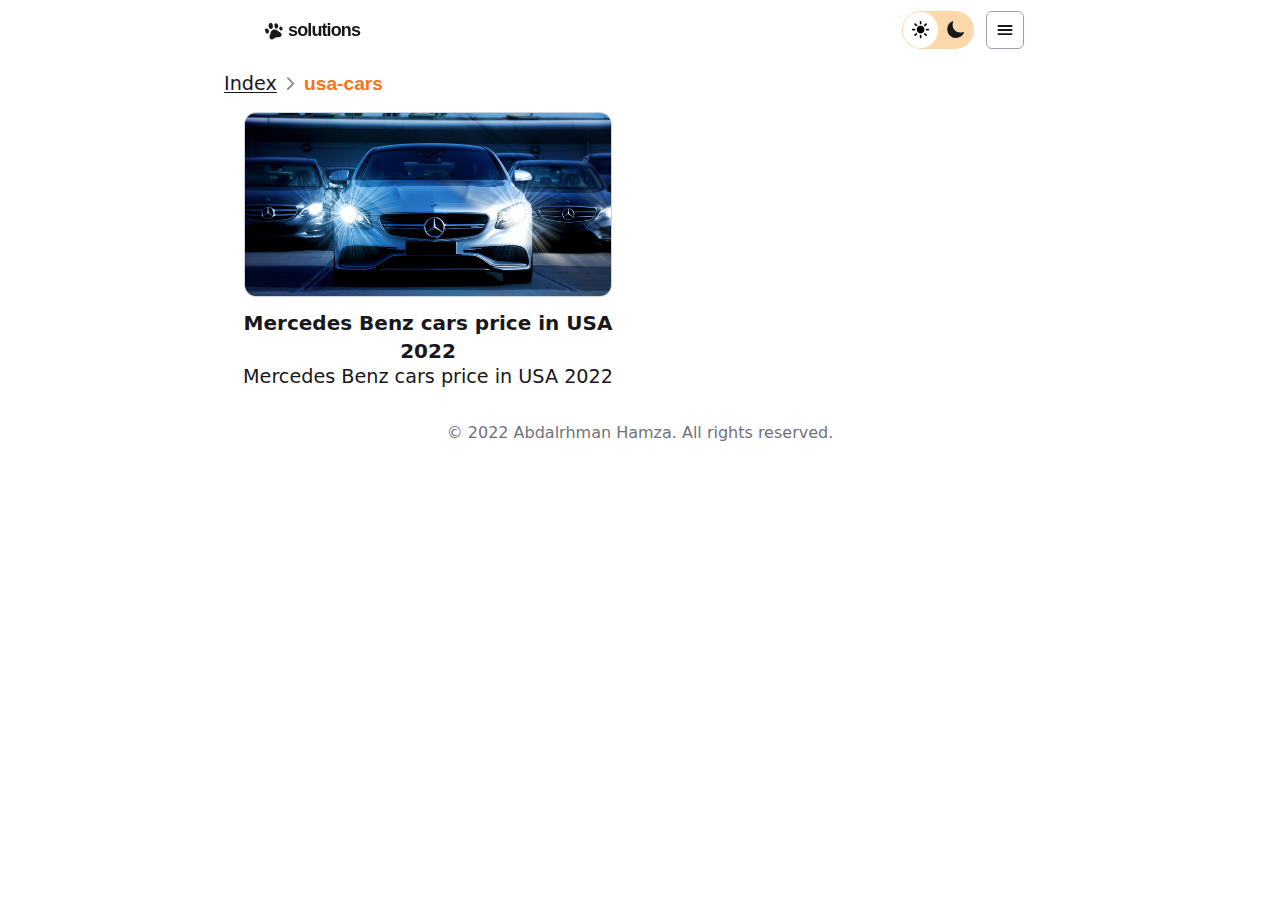
<file: categories/usa-cars/index.html>
<!DOCTYPE html>
<html lang="en">
  <head>
    <!-- Global Metadata --><meta charset="utf-8">
<meta name="viewport" content="width=device-width,initial-scale=1">
<link rel="icon" type="image/svg+xml" href="/favicon.svg">
<meta name="generator" content="Astro v1.6.7">
<meta name="keywords" content="solutions, blog, tutorials, carsprice">
<meta name="author" content="Abdalrhman Hamza">
<meta http-equiv="Content-Type" content="text/html; charset=utf-8">
<meta name="robots" content="index, follow">
<meta name="language" content="English">

<!-- Primary Meta Tags -->
<title>Solutions Blog</title>
<meta name="title" content="Solutions Blog">
<meta name="description" content="Solutions Blog is a blog for many and large topics like cars, tutorials and programming">

<!-- Open Graph / Facebook -->
<meta property="og:type" content="website">
<meta property="og:url" content="https://www.solutions-blog.tech/categories/usa-cars/">
<meta property="og:title" content="Solutions Blog">
<meta property="og:description" content="Solutions Blog is a blog for many and large topics like cars, tutorials and programming">
<meta property="og:image" content="https://www.solutions-blog.tech/cover.jpg">

<!-- Twitter -->
<meta property="twitter:card" content="summary_large_image">
<meta property="twitter:url" content="https://www.solutions-blog.tech/categories/usa-cars/">
<meta property="twitter:title" content="Solutions Blog">
<meta property="twitter:description" content="Solutions Blog is a blog for many and large topics like cars, tutorials and programming">
<meta property="twitter:image" content="https://www.solutions-blog.tech/cover.jpg">

<script>
  const theme = (() => {
    if (typeof localStorage !== 'undefined' && localStorage.getItem('theme')) {
      return localStorage.getItem('theme')
    }
    if (window.matchMedia('(prefers-color-scheme: dark)').matches) {
      return 'dark'
    }
    return 'light'
  })()

  if (theme === 'light') {
    document.documentElement.classList.remove('dark')
  } else {
    document.documentElement.classList.add('dark')
  }
</script>

  <link rel="stylesheet" href="/assets/404.99da5285.css" />
<link rel="stylesheet" href="/assets/best-free-vpn-apps.6d46453f.css" /><script>!(function(w,p,f,c){c=w[p]=Object.assign(w[p]||{},{"lib":"/~partytown/","debug":false});c[f]=(c[f]||[]).concat(["dataLayer.push"])})(window,'partytown','forward');/* Partytown 0.7.3 - MIT builder.io */
!function(t,e,n,i,r,o,a,d,s,c,p,l){function u(){l||(l=1,"/"==(a=(o.lib||"/~partytown/")+(o.debug?"debug/":""))[0]&&(s=e.querySelectorAll('script[type="text/partytown"]'),i!=t?i.dispatchEvent(new CustomEvent("pt1",{detail:t})):(d=setTimeout(w,1e4),e.addEventListener("pt0",f),r?h(1):n.serviceWorker?n.serviceWorker.register(a+(o.swPath||"partytown-sw.js"),{scope:a}).then((function(t){t.active?h():t.installing&&t.installing.addEventListener("statechange",(function(t){"activated"==t.target.state&&h()}))}),console.error):w())))}function h(t){c=e.createElement(t?"script":"iframe"),t||(c.setAttribute("style","display:block;width:0;height:0;border:0;visibility:hidden"),c.setAttribute("aria-hidden",!0)),c.src=a+"partytown-"+(t?"atomics.js?v=0.7.3":"sandbox-sw.html?"+Date.now()),e.body.appendChild(c)}function w(t,n){for(f(),t=0;t<s.length;t++)(n=e.createElement("script")).innerHTML=s[t].innerHTML,e.head.appendChild(n);c&&c.parentNode.removeChild(c)}function f(){clearTimeout(d)}o=t.partytown||{},i==t&&(o.forward||[]).map((function(e){p=t,e.split(".").map((function(e,n,i){p=p[i[n]]=n+1<i.length?"push"==i[n+1]?[]:p[i[n]]||{}:function(){(t._ptf=t._ptf||[]).push(i,arguments)}}))})),"complete"==e.readyState?u():(t.addEventListener("DOMContentLoaded",u),t.addEventListener("load",u))}(window,document,navigator,top,window.crossOriginIsolated);</script></head>
  <body class="bg-white dark:bg-zinc-900 text-zinc-900 dark:text-zinc-300 break-words leading-6 transition-colors duration-500"><style>astro-island,astro-slot{display:contents}</style><script>(self.Astro=self.Astro||{}).visible=(s,c,n)=>{const r=async()=>{await(await s())()};let i=new IntersectionObserver(e=>{for(const t of e)if(!!t.isIntersecting){i.disconnect(),r();break}});for(let e=0;e<n.children.length;e++){const t=n.children[e];i.observe(t)}},window.dispatchEvent(new Event("astro:visible"));var l;{const c={0:t=>t,1:t=>JSON.parse(t,o),2:t=>new RegExp(t),3:t=>new Date(t),4:t=>new Map(JSON.parse(t,o)),5:t=>new Set(JSON.parse(t,o)),6:t=>BigInt(t),7:t=>new URL(t),8:t=>new Uint8Array(JSON.parse(t)),9:t=>new Uint16Array(JSON.parse(t)),10:t=>new Uint32Array(JSON.parse(t))},o=(t,s)=>{if(t===""||!Array.isArray(s))return s;const[e,n]=s;return e in c?c[e](n):void 0};customElements.get("astro-island")||customElements.define("astro-island",(l=class extends HTMLElement{constructor(){super(...arguments);this.hydrate=()=>{if(!this.hydrator||this.parentElement&&this.parentElement.closest("astro-island[ssr]"))return;const s=this.querySelectorAll("astro-slot"),e={},n=this.querySelectorAll("template[data-astro-template]");for(const r of n){const i=r.closest(this.tagName);!i||!i.isSameNode(this)||(e[r.getAttribute("data-astro-template")||"default"]=r.innerHTML,r.remove())}for(const r of s){const i=r.closest(this.tagName);!i||!i.isSameNode(this)||(e[r.getAttribute("name")||"default"]=r.innerHTML)}const a=this.hasAttribute("props")?JSON.parse(this.getAttribute("props"),o):{};this.hydrator(this)(this.Component,a,e,{client:this.getAttribute("client")}),this.removeAttribute("ssr"),window.removeEventListener("astro:hydrate",this.hydrate),window.dispatchEvent(new CustomEvent("astro:hydrate"))}}connectedCallback(){!this.hasAttribute("await-children")||this.firstChild?this.childrenConnectedCallback():new MutationObserver((s,e)=>{e.disconnect(),this.childrenConnectedCallback()}).observe(this,{childList:!0})}async childrenConnectedCallback(){window.addEventListener("astro:hydrate",this.hydrate);let s=this.getAttribute("before-hydration-url");s&&await import(s),this.start()}start(){const s=JSON.parse(this.getAttribute("opts")),e=this.getAttribute("client");if(Astro[e]===void 0){window.addEventListener(`astro:${e}`,()=>this.start(),{once:!0});return}Astro[e](async()=>{const n=this.getAttribute("renderer-url"),[a,{default:r}]=await Promise.all([import(this.getAttribute("component-url")),n?import(n):()=>()=>{}]),i=this.getAttribute("component-export")||"default";if(!i.includes("."))this.Component=a[i];else{this.Component=a;for(const d of i.split("."))this.Component=this.Component[d]}return this.hydrator=r,this.hydrate},s,this)}attributeChangedCallback(){this.hydrator&&this.hydrate()}},l.observedAttributes=["props"],l))}</script><header class="fixed w-full p-2 z-20 backdrop-blur-md">
  <div class="mx-auto max-w-3xl">
    <nav class="flex items-center gap-3 text-base">
      <a href="/" class="group">
        <h2 class="font-semibold tracking-tighter p-2 font-mplus text-lg">
          <svg class="w-5 inline-block transition-transform group-hover:rotate-[20deg]" viewBox="0 0 40 40" fill="currentColor"><g transform="matrix(1.07541,0,0,1.1001,-1.05651,-0.978215)"><path fill="currentColor" d="M13.319,4.13C13.319,4.13 10.313,4.08 9.501,9.535C9.133,13.546 12.568,15.516 14.12,15.497C15.556,15.495 17.638,14.151 17.486,9.765C17.334,5.38 14.98,4.15 13.319,4.13"></path></g><path d="M3.12,15.575C2.626,16.02 0.637,18.024 3.508,22.915C6.379,27.806 8.628,23.888 8.923,23.455C9.218,23.021 11.41,20.306 8.664,16.924C5.918,13.543 3.12,15.575 3.12,15.575Z"></path><g transform="matrix(1.00722,0,0,0.981856,-0.205441,0.281328)"><path d="M24.03,4.13C22.048,4.309 20.472,5.325 20.922,9.814C21.373,14.304 24.4,15.613 25.402,15.499C26.404,15.385 28.84,12.521 28.427,9.814C28.013,7.107 26.837,4.296 24.03,4.13Z"></path></g><path d="M32.114,11.35C32.114,11.35 29.196,13.155 30.864,16.589C32.532,20.023 34.677,19.25 36,18.588C37.322,17.927 38.02,14.778 35.931,12.665C33.843,10.551 32.114,11.35 32.114,11.35Z"></path><path d="M19.212,17.136C19.212,17.136 12.651,19.306 12.84,25.174C12.888,28.022 10.569,28.548 11.073,32.567C11.727,34.322 12.649,36.92 15.89,36.85C19.131,36.781 19.603,34.354 23.377,32.97C27.151,31.586 31.009,33.828 33.802,31.213C36.596,28.598 35.188,24.468 31.876,22.731C28.564,20.995 24.793,16.327 19.212,17.136Z"></path></svg>
          solutions
        </h2>
      </a>
      <!-- <div class="items-center gap-6 hidden md:flex">
          <HeaderLink href={HOMEPAGE_URL}>About</HeaderLink>
          <HeaderLink
            href="https://github.com/craftzdog/craftzdog-uses"
            target="_blank"><IoLogoGithub />Source</HeaderLink
          >
        </div> -->
      <div class="flex-1"></div>
      <astro-island uid="1mo23B" component-url="/ThemeToggleButton.48d277e2.js" component-export="default" renderer-url="/client.5036fd6c.js" props="{}" ssr="" client="visible" opts="{&quot;name&quot;:&quot;ThemeToggle&quot;,&quot;value&quot;:true}" await-children=""><div></div></astro-island>
      <astro-island uid="1WymwE" component-url="/DropdownMenu.7be55763.js" component-export="default" renderer-url="/client.5036fd6c.js" props="{&quot;tags&quot;:[1,&quot;[[0,\&quot;vpn\&quot;],[0,\&quot;apps\&quot;],[0,\&quot;free-apps\&quot;],[0,\&quot;cars\&quot;],[0,\&quot;cars-prices\&quot;],[0,\&quot;usa-cars\&quot;]]&quot;]}" ssr="" client="visible" opts="{&quot;name&quot;:&quot;DropdownMenu&quot;,&quot;value&quot;:true}" await-children=""><div class="relative inline-block text-left" data-headlessui-state=""><div><button class="inline-flex justify-center rounded-md border border-zinc-400 dark:border-zinc-700 px-2 py-2 text-sm font-medium shadow-sm hover:bg-orange-200 dark:hover:bg-zinc-800 focus:outline-none focus:ring-2 focus:ring-indigo-500 focus:ring-offset-2 focus:ring-offset-gray-100 transition-all" aria-label="menu" id="headlessui-menu-button-:R1:" type="button" aria-haspopup="true" aria-expanded="false" data-headlessui-state=""><svg stroke="currentColor" fill="currentColor" stroke-width="0" viewBox="0 0 512 512" class="h-5 w-5" height="1em" width="1em" xmlns="http://www.w3.org/2000/svg"><path fill="none" stroke-linecap="round" stroke-miterlimit="10" stroke-width="48" d="M88 152h336M88 256h336M88 360h336"></path></svg></button></div></div></astro-island>
    </nav>
  </div>
</header><main class="pt-[56px]">
      <!-- <section class="relative mb-6 h-80 flex justify-center items-center">
  <div class="absolute w-full h-full overflow-hidden">
    <video
      class="absolute inset-0 min-w-full min-h-full object-cover opacity-30"
      poster="/masthead-poster.jpg"
      autoplay="autoplay"
      muted="muted"
      loop="loop"
      playsinline
      ><source
        src={baseAssetUrl + '/masthead.webm'}
        type="video/webm; codecs=vp9"
      />
      <source
        src={baseAssetUrl + '/masthead.m4v'}
        type="video/mp4; codecs=hvc1"
      />
    </video>
  </div>
  <div class="z-10 text-center px-8 drop-shadow-lg shadow-black">
    <div class="uppercase text-sm mb-4">Welcome to</div>
    <div class="text-4xl font-mplus font-medium">
      A curated list of the tech I <span class="text-orange-500">use</span>
    </div>
  </div>
</section> -->
      <article class="px-8 mx-auto max-w-4xl " style=".astro-code">
  <div class="my-4 flex items-center gap-1">
  <a href="/" class="underline underline-offset-2">Index</a>
  <svg stroke="currentColor" fill="currentColor" stroke-width="0" viewBox="0 0 512 512" class="opacity-50" height="1em" width="1em" xmlns="http://www.w3.org/2000/svg"><path fill="none" stroke-linecap="round" stroke-linejoin="round" stroke-width="48" d="M184 112l144 144-144 144"></path></svg>
  <span class="text-orange-500 font-mplus font-bold">usa-cars</span>
</div><section>
          <ul class="grid grid-cols-1 md:grid-cols-2 gap-4">
            <li class="text-center mb-4">
                  <a href="/posts/mercedes-cars-price-usa">
                    <img class="border border-slate-300 dark:border-zinc-700 rounded-xl" alt="Thumbnail" width="1440" height="720" src="/assets/mercedes-cars-price-in-usa_Z1meVzX.jpg" loading="lazy" decoding="async">
                    <div class="mt-3 text-xl font-bold">
                      Mercedes Benz cars price in USA 2022
                    </div>
                    <div>Mercedes Benz cars price in USA 2022</div>
                  </a>
                </li>
          </ul>
        </section>
</article>
      <footer class="text-zinc-500 p-4 text-center">
  &copy; 2022
  <a href="https://www.solutions-blog.tech/">Abdalrhman Hamza</a>. All rights reserved.
</footer>
    </main>
</body>

</html>
</file>
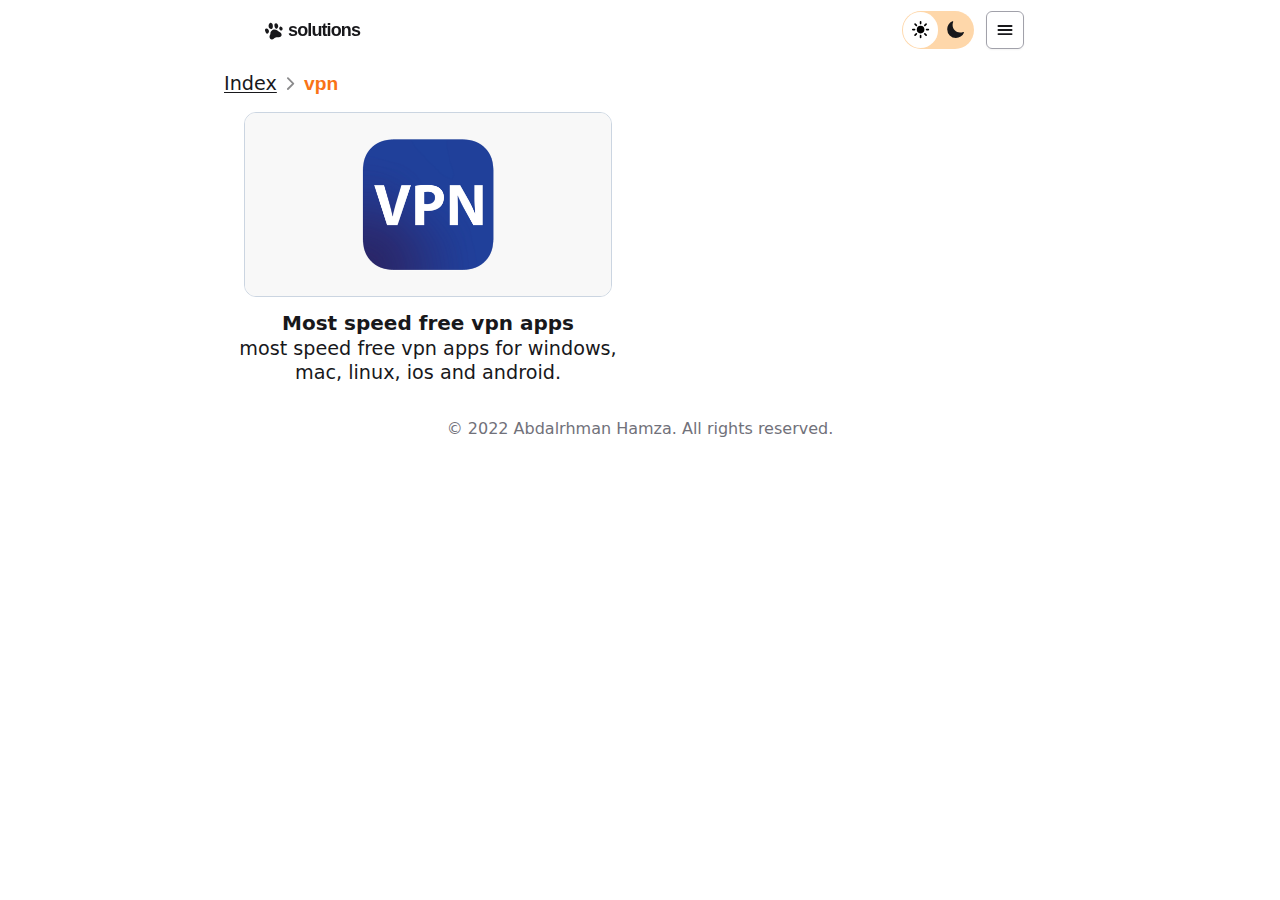
<file: categories/vpn/index.html>
<!DOCTYPE html>
<html lang="en">
  <head>
    <!-- Global Metadata --><meta charset="utf-8">
<meta name="viewport" content="width=device-width,initial-scale=1">
<link rel="icon" type="image/svg+xml" href="/favicon.svg">
<meta name="generator" content="Astro v1.6.7">
<meta name="keywords" content="solutions, blog, tutorials, carsprice">
<meta name="author" content="Abdalrhman Hamza">
<meta http-equiv="Content-Type" content="text/html; charset=utf-8">
<meta name="robots" content="index, follow">
<meta name="language" content="English">

<!-- Primary Meta Tags -->
<title>Solutions Blog</title>
<meta name="title" content="Solutions Blog">
<meta name="description" content="Solutions Blog is a blog for many and large topics like cars, tutorials and programming">

<!-- Open Graph / Facebook -->
<meta property="og:type" content="website">
<meta property="og:url" content="https://www.solutions-blog.tech/categories/vpn/">
<meta property="og:title" content="Solutions Blog">
<meta property="og:description" content="Solutions Blog is a blog for many and large topics like cars, tutorials and programming">
<meta property="og:image" content="https://www.solutions-blog.tech/cover.jpg">

<!-- Twitter -->
<meta property="twitter:card" content="summary_large_image">
<meta property="twitter:url" content="https://www.solutions-blog.tech/categories/vpn/">
<meta property="twitter:title" content="Solutions Blog">
<meta property="twitter:description" content="Solutions Blog is a blog for many and large topics like cars, tutorials and programming">
<meta property="twitter:image" content="https://www.solutions-blog.tech/cover.jpg">

<script>
  const theme = (() => {
    if (typeof localStorage !== 'undefined' && localStorage.getItem('theme')) {
      return localStorage.getItem('theme')
    }
    if (window.matchMedia('(prefers-color-scheme: dark)').matches) {
      return 'dark'
    }
    return 'light'
  })()

  if (theme === 'light') {
    document.documentElement.classList.remove('dark')
  } else {
    document.documentElement.classList.add('dark')
  }
</script>

  <link rel="stylesheet" href="/assets/404.99da5285.css" />
<link rel="stylesheet" href="/assets/best-free-vpn-apps.6d46453f.css" /><script>!(function(w,p,f,c){c=w[p]=Object.assign(w[p]||{},{"lib":"/~partytown/","debug":false});c[f]=(c[f]||[]).concat(["dataLayer.push"])})(window,'partytown','forward');/* Partytown 0.7.3 - MIT builder.io */
!function(t,e,n,i,r,o,a,d,s,c,p,l){function u(){l||(l=1,"/"==(a=(o.lib||"/~partytown/")+(o.debug?"debug/":""))[0]&&(s=e.querySelectorAll('script[type="text/partytown"]'),i!=t?i.dispatchEvent(new CustomEvent("pt1",{detail:t})):(d=setTimeout(w,1e4),e.addEventListener("pt0",f),r?h(1):n.serviceWorker?n.serviceWorker.register(a+(o.swPath||"partytown-sw.js"),{scope:a}).then((function(t){t.active?h():t.installing&&t.installing.addEventListener("statechange",(function(t){"activated"==t.target.state&&h()}))}),console.error):w())))}function h(t){c=e.createElement(t?"script":"iframe"),t||(c.setAttribute("style","display:block;width:0;height:0;border:0;visibility:hidden"),c.setAttribute("aria-hidden",!0)),c.src=a+"partytown-"+(t?"atomics.js?v=0.7.3":"sandbox-sw.html?"+Date.now()),e.body.appendChild(c)}function w(t,n){for(f(),t=0;t<s.length;t++)(n=e.createElement("script")).innerHTML=s[t].innerHTML,e.head.appendChild(n);c&&c.parentNode.removeChild(c)}function f(){clearTimeout(d)}o=t.partytown||{},i==t&&(o.forward||[]).map((function(e){p=t,e.split(".").map((function(e,n,i){p=p[i[n]]=n+1<i.length?"push"==i[n+1]?[]:p[i[n]]||{}:function(){(t._ptf=t._ptf||[]).push(i,arguments)}}))})),"complete"==e.readyState?u():(t.addEventListener("DOMContentLoaded",u),t.addEventListener("load",u))}(window,document,navigator,top,window.crossOriginIsolated);</script></head>
  <body class="bg-white dark:bg-zinc-900 text-zinc-900 dark:text-zinc-300 break-words leading-6 transition-colors duration-500"><style>astro-island,astro-slot{display:contents}</style><script>(self.Astro=self.Astro||{}).visible=(s,c,n)=>{const r=async()=>{await(await s())()};let i=new IntersectionObserver(e=>{for(const t of e)if(!!t.isIntersecting){i.disconnect(),r();break}});for(let e=0;e<n.children.length;e++){const t=n.children[e];i.observe(t)}},window.dispatchEvent(new Event("astro:visible"));var l;{const c={0:t=>t,1:t=>JSON.parse(t,o),2:t=>new RegExp(t),3:t=>new Date(t),4:t=>new Map(JSON.parse(t,o)),5:t=>new Set(JSON.parse(t,o)),6:t=>BigInt(t),7:t=>new URL(t),8:t=>new Uint8Array(JSON.parse(t)),9:t=>new Uint16Array(JSON.parse(t)),10:t=>new Uint32Array(JSON.parse(t))},o=(t,s)=>{if(t===""||!Array.isArray(s))return s;const[e,n]=s;return e in c?c[e](n):void 0};customElements.get("astro-island")||customElements.define("astro-island",(l=class extends HTMLElement{constructor(){super(...arguments);this.hydrate=()=>{if(!this.hydrator||this.parentElement&&this.parentElement.closest("astro-island[ssr]"))return;const s=this.querySelectorAll("astro-slot"),e={},n=this.querySelectorAll("template[data-astro-template]");for(const r of n){const i=r.closest(this.tagName);!i||!i.isSameNode(this)||(e[r.getAttribute("data-astro-template")||"default"]=r.innerHTML,r.remove())}for(const r of s){const i=r.closest(this.tagName);!i||!i.isSameNode(this)||(e[r.getAttribute("name")||"default"]=r.innerHTML)}const a=this.hasAttribute("props")?JSON.parse(this.getAttribute("props"),o):{};this.hydrator(this)(this.Component,a,e,{client:this.getAttribute("client")}),this.removeAttribute("ssr"),window.removeEventListener("astro:hydrate",this.hydrate),window.dispatchEvent(new CustomEvent("astro:hydrate"))}}connectedCallback(){!this.hasAttribute("await-children")||this.firstChild?this.childrenConnectedCallback():new MutationObserver((s,e)=>{e.disconnect(),this.childrenConnectedCallback()}).observe(this,{childList:!0})}async childrenConnectedCallback(){window.addEventListener("astro:hydrate",this.hydrate);let s=this.getAttribute("before-hydration-url");s&&await import(s),this.start()}start(){const s=JSON.parse(this.getAttribute("opts")),e=this.getAttribute("client");if(Astro[e]===void 0){window.addEventListener(`astro:${e}`,()=>this.start(),{once:!0});return}Astro[e](async()=>{const n=this.getAttribute("renderer-url"),[a,{default:r}]=await Promise.all([import(this.getAttribute("component-url")),n?import(n):()=>()=>{}]),i=this.getAttribute("component-export")||"default";if(!i.includes("."))this.Component=a[i];else{this.Component=a;for(const d of i.split("."))this.Component=this.Component[d]}return this.hydrator=r,this.hydrate},s,this)}attributeChangedCallback(){this.hydrator&&this.hydrate()}},l.observedAttributes=["props"],l))}</script><header class="fixed w-full p-2 z-20 backdrop-blur-md">
  <div class="mx-auto max-w-3xl">
    <nav class="flex items-center gap-3 text-base">
      <a href="/" class="group">
        <h2 class="font-semibold tracking-tighter p-2 font-mplus text-lg">
          <svg class="w-5 inline-block transition-transform group-hover:rotate-[20deg]" viewBox="0 0 40 40" fill="currentColor"><g transform="matrix(1.07541,0,0,1.1001,-1.05651,-0.978215)"><path fill="currentColor" d="M13.319,4.13C13.319,4.13 10.313,4.08 9.501,9.535C9.133,13.546 12.568,15.516 14.12,15.497C15.556,15.495 17.638,14.151 17.486,9.765C17.334,5.38 14.98,4.15 13.319,4.13"></path></g><path d="M3.12,15.575C2.626,16.02 0.637,18.024 3.508,22.915C6.379,27.806 8.628,23.888 8.923,23.455C9.218,23.021 11.41,20.306 8.664,16.924C5.918,13.543 3.12,15.575 3.12,15.575Z"></path><g transform="matrix(1.00722,0,0,0.981856,-0.205441,0.281328)"><path d="M24.03,4.13C22.048,4.309 20.472,5.325 20.922,9.814C21.373,14.304 24.4,15.613 25.402,15.499C26.404,15.385 28.84,12.521 28.427,9.814C28.013,7.107 26.837,4.296 24.03,4.13Z"></path></g><path d="M32.114,11.35C32.114,11.35 29.196,13.155 30.864,16.589C32.532,20.023 34.677,19.25 36,18.588C37.322,17.927 38.02,14.778 35.931,12.665C33.843,10.551 32.114,11.35 32.114,11.35Z"></path><path d="M19.212,17.136C19.212,17.136 12.651,19.306 12.84,25.174C12.888,28.022 10.569,28.548 11.073,32.567C11.727,34.322 12.649,36.92 15.89,36.85C19.131,36.781 19.603,34.354 23.377,32.97C27.151,31.586 31.009,33.828 33.802,31.213C36.596,28.598 35.188,24.468 31.876,22.731C28.564,20.995 24.793,16.327 19.212,17.136Z"></path></svg>
          solutions
        </h2>
      </a>
      <!-- <div class="items-center gap-6 hidden md:flex">
          <HeaderLink href={HOMEPAGE_URL}>About</HeaderLink>
          <HeaderLink
            href="https://github.com/craftzdog/craftzdog-uses"
            target="_blank"><IoLogoGithub />Source</HeaderLink
          >
        </div> -->
      <div class="flex-1"></div>
      <astro-island uid="1mo23B" component-url="/ThemeToggleButton.48d277e2.js" component-export="default" renderer-url="/client.5036fd6c.js" props="{}" ssr="" client="visible" opts="{&quot;name&quot;:&quot;ThemeToggle&quot;,&quot;value&quot;:true}" await-children=""><div></div></astro-island>
      <astro-island uid="1WymwE" component-url="/DropdownMenu.7be55763.js" component-export="default" renderer-url="/client.5036fd6c.js" props="{&quot;tags&quot;:[1,&quot;[[0,\&quot;vpn\&quot;],[0,\&quot;apps\&quot;],[0,\&quot;free-apps\&quot;],[0,\&quot;cars\&quot;],[0,\&quot;cars-prices\&quot;],[0,\&quot;usa-cars\&quot;]]&quot;]}" ssr="" client="visible" opts="{&quot;name&quot;:&quot;DropdownMenu&quot;,&quot;value&quot;:true}" await-children=""><div class="relative inline-block text-left" data-headlessui-state=""><div><button class="inline-flex justify-center rounded-md border border-zinc-400 dark:border-zinc-700 px-2 py-2 text-sm font-medium shadow-sm hover:bg-orange-200 dark:hover:bg-zinc-800 focus:outline-none focus:ring-2 focus:ring-indigo-500 focus:ring-offset-2 focus:ring-offset-gray-100 transition-all" aria-label="menu" id="headlessui-menu-button-:R1:" type="button" aria-haspopup="true" aria-expanded="false" data-headlessui-state=""><svg stroke="currentColor" fill="currentColor" stroke-width="0" viewBox="0 0 512 512" class="h-5 w-5" height="1em" width="1em" xmlns="http://www.w3.org/2000/svg"><path fill="none" stroke-linecap="round" stroke-miterlimit="10" stroke-width="48" d="M88 152h336M88 256h336M88 360h336"></path></svg></button></div></div></astro-island>
    </nav>
  </div>
</header><main class="pt-[56px]">
      <!-- <section class="relative mb-6 h-80 flex justify-center items-center">
  <div class="absolute w-full h-full overflow-hidden">
    <video
      class="absolute inset-0 min-w-full min-h-full object-cover opacity-30"
      poster="/masthead-poster.jpg"
      autoplay="autoplay"
      muted="muted"
      loop="loop"
      playsinline
      ><source
        src={baseAssetUrl + '/masthead.webm'}
        type="video/webm; codecs=vp9"
      />
      <source
        src={baseAssetUrl + '/masthead.m4v'}
        type="video/mp4; codecs=hvc1"
      />
    </video>
  </div>
  <div class="z-10 text-center px-8 drop-shadow-lg shadow-black">
    <div class="uppercase text-sm mb-4">Welcome to</div>
    <div class="text-4xl font-mplus font-medium">
      A curated list of the tech I <span class="text-orange-500">use</span>
    </div>
  </div>
</section> -->
      <article class="px-8 mx-auto max-w-4xl " style=".astro-code">
  <div class="my-4 flex items-center gap-1">
  <a href="/" class="underline underline-offset-2">Index</a>
  <svg stroke="currentColor" fill="currentColor" stroke-width="0" viewBox="0 0 512 512" class="opacity-50" height="1em" width="1em" xmlns="http://www.w3.org/2000/svg"><path fill="none" stroke-linecap="round" stroke-linejoin="round" stroke-width="48" d="M184 112l144 144-144 144"></path></svg>
  <span class="text-orange-500 font-mplus font-bold">vpn</span>
</div><section>
          <ul class="grid grid-cols-1 md:grid-cols-2 gap-4">
            <li class="text-center mb-4">
                  <a href="/posts/best-free-vpn-apps">
                    <img class="border border-slate-300 dark:border-zinc-700 rounded-xl" alt="Thumbnail" width="1440" height="720" src="/assets/free-vpn-apps_ZGErQj.png" loading="lazy" decoding="async">
                    <div class="mt-3 text-xl font-bold">
                      Most speed free vpn apps
                    </div>
                    <div>most speed free vpn apps for windows, mac, linux, ios and android.</div>
                  </a>
                </li>
          </ul>
        </section>
</article>
      <footer class="text-zinc-500 p-4 text-center">
  &copy; 2022
  <a href="https://www.solutions-blog.tech/">Abdalrhman Hamza</a>. All rights reserved.
</footer>
    </main>
</body>

</html>
</file>
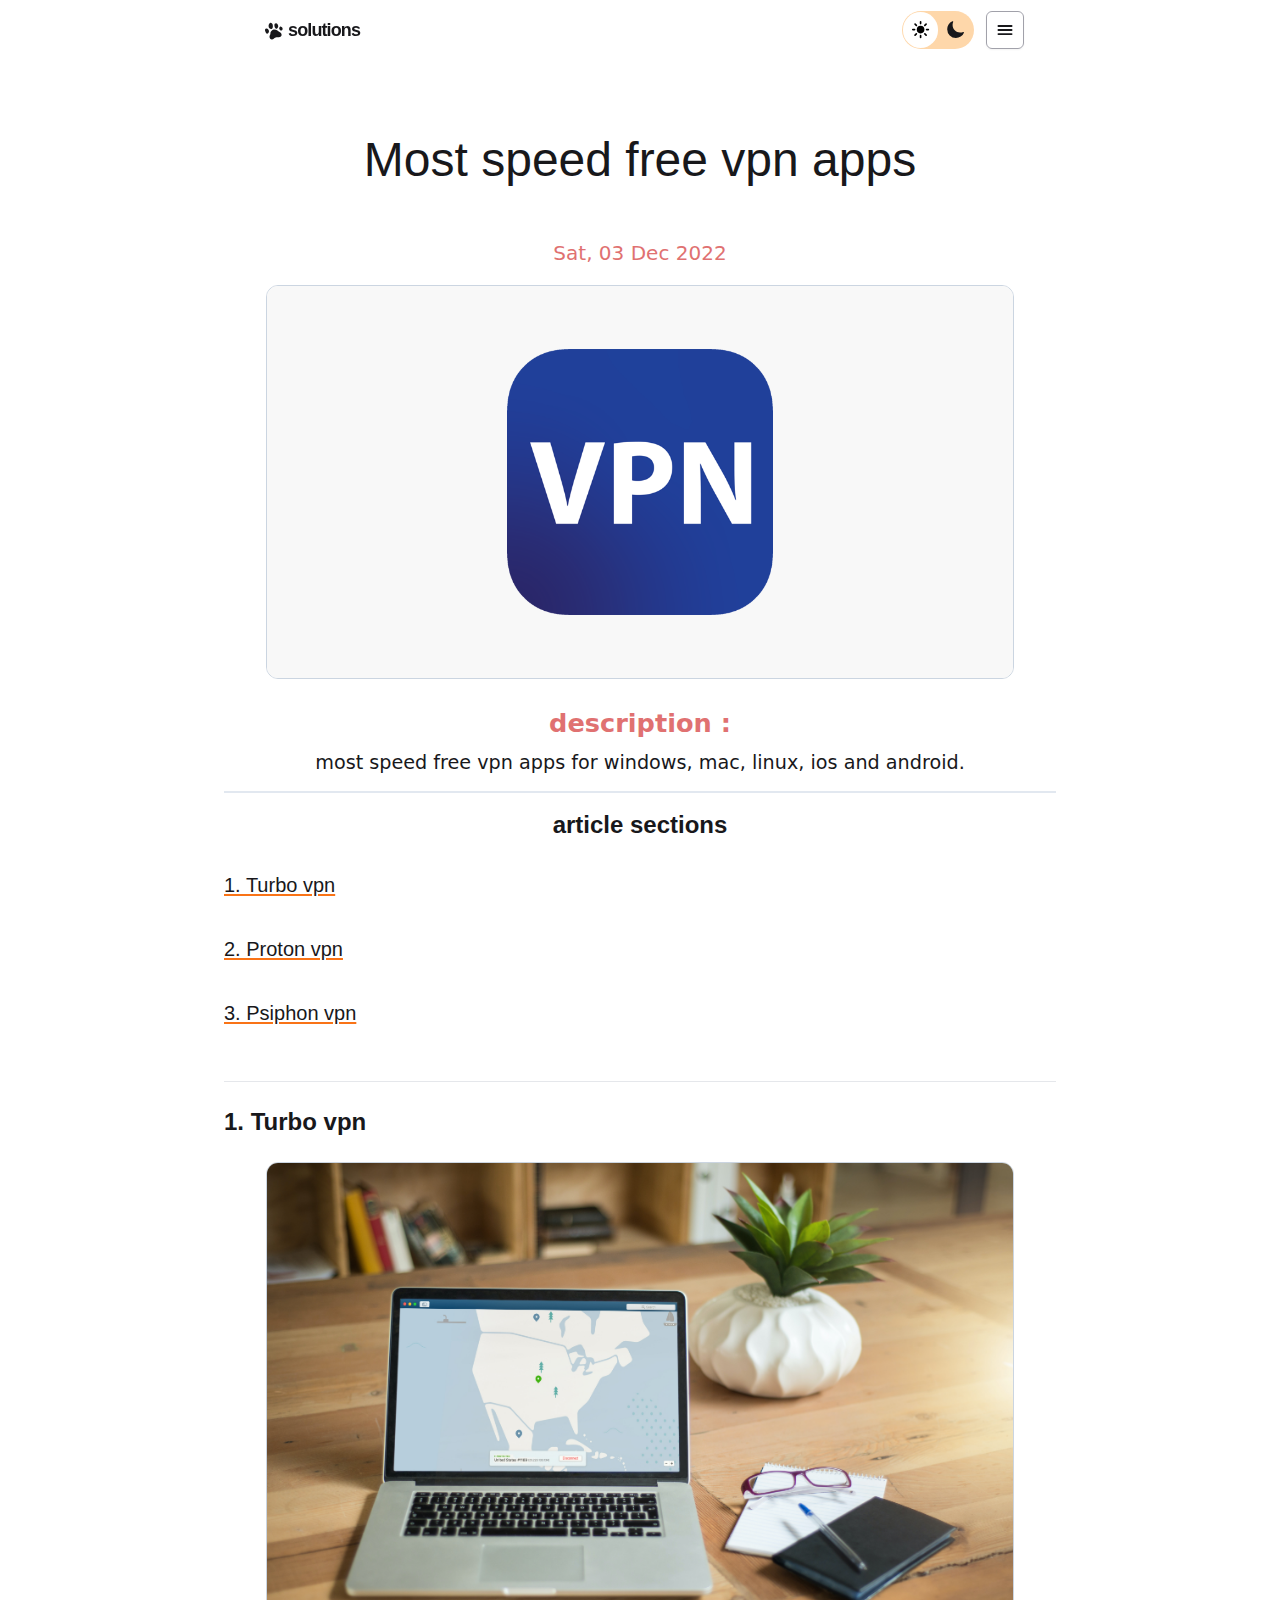
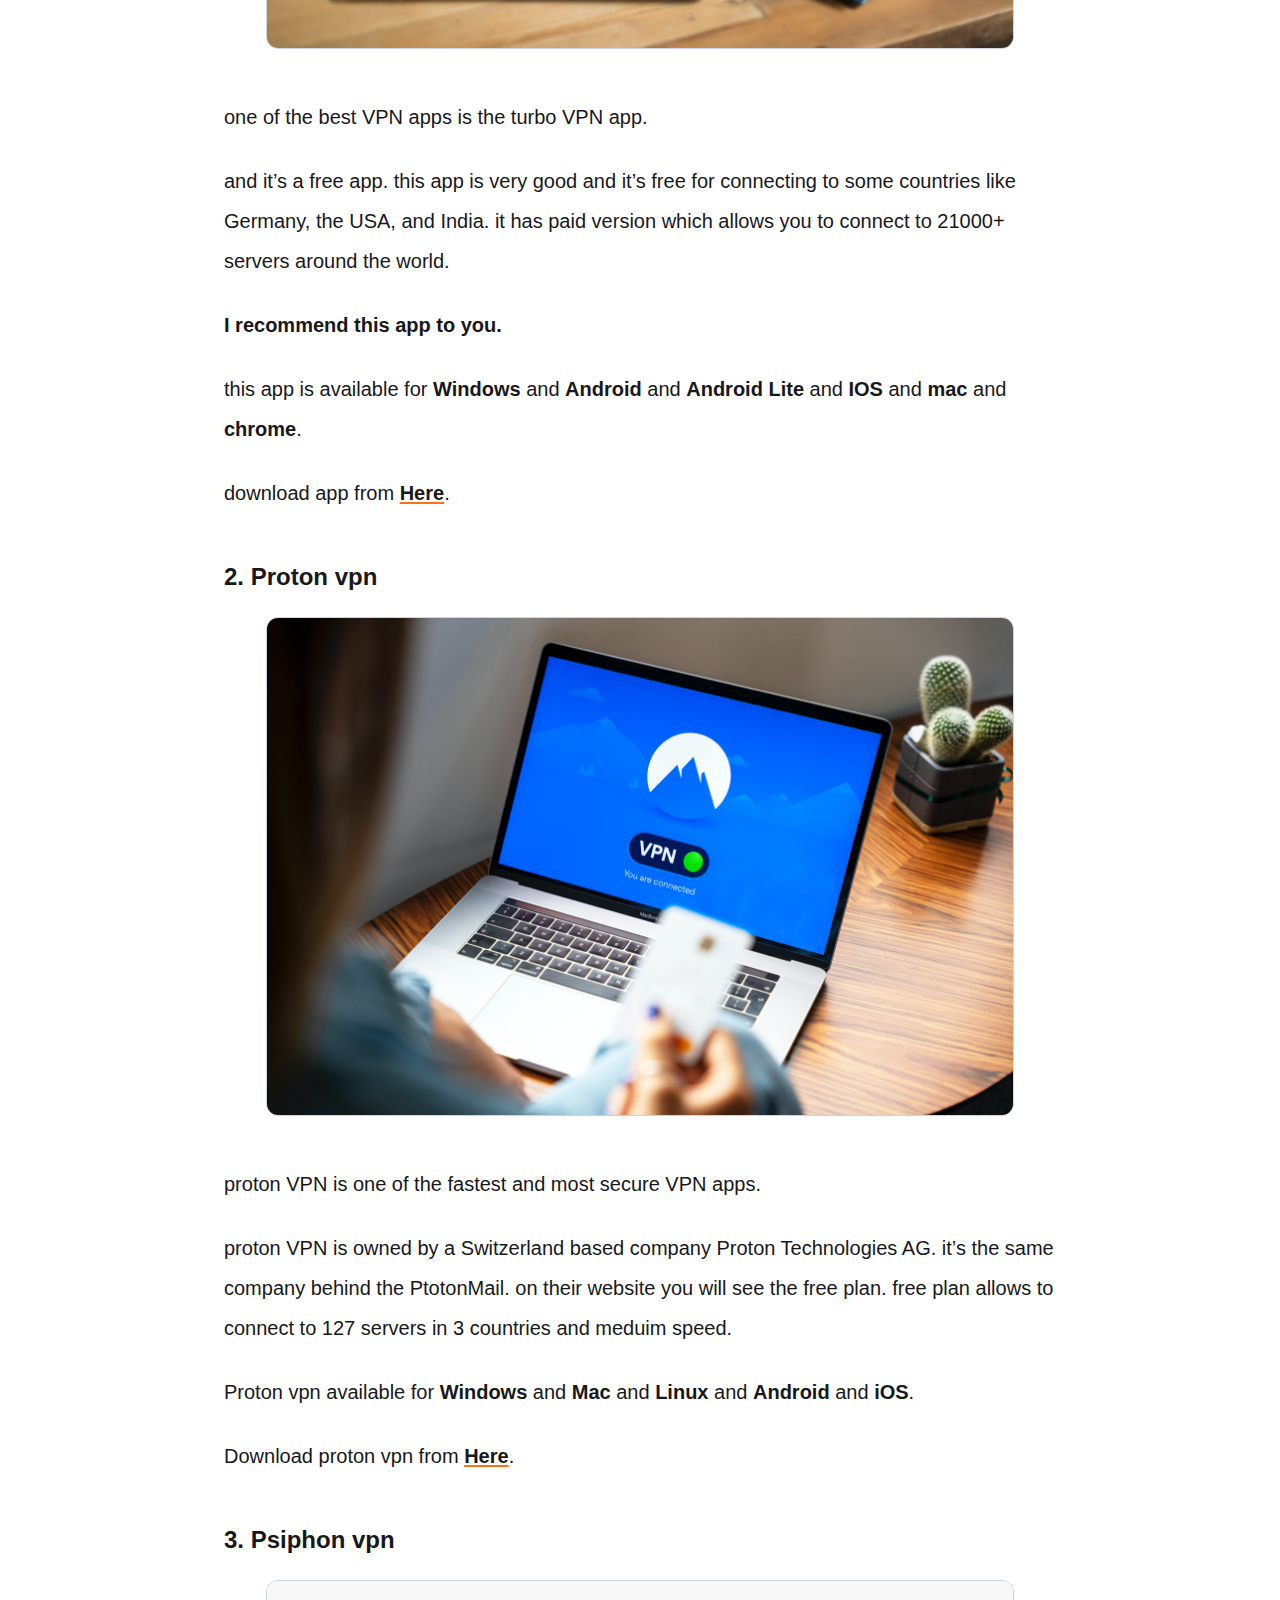
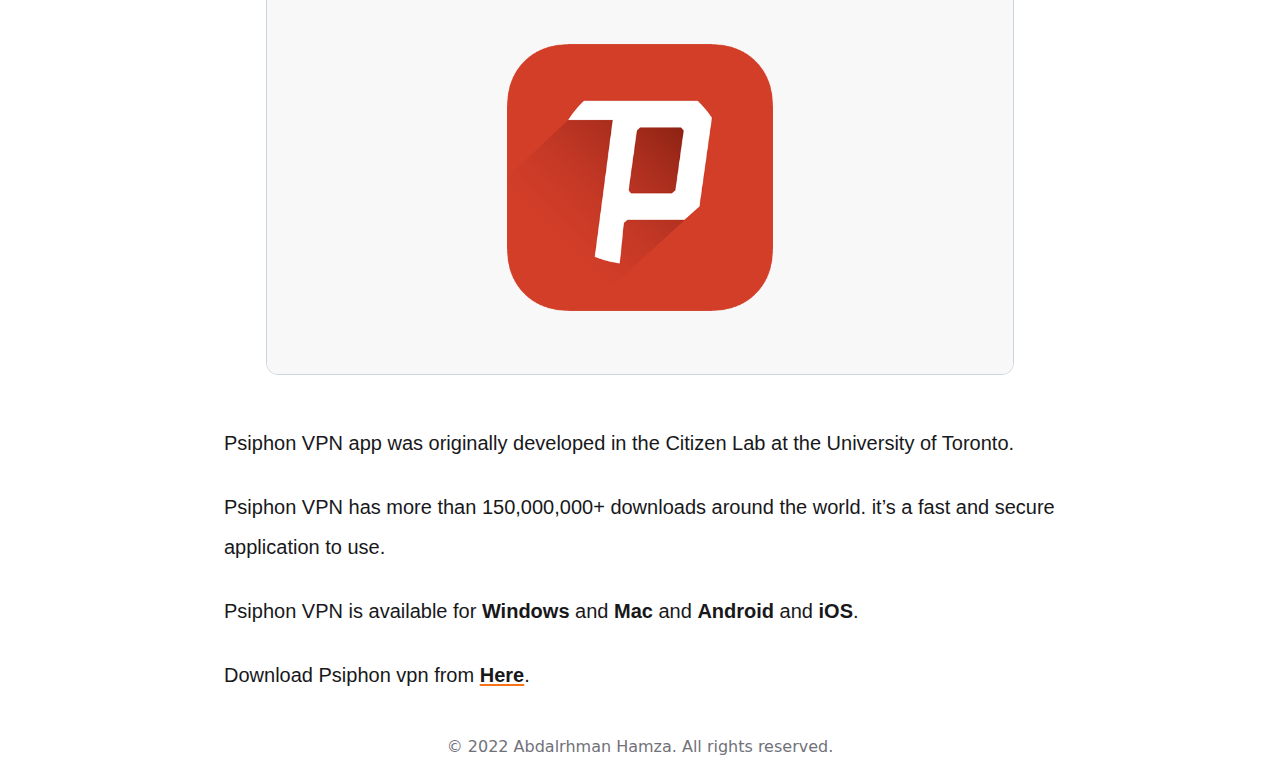
<file: posts/best-free-vpn-apps/index.html>
<!DOCTYPE html>
<html lang="en">
  <head>
    <!-- Google tag (gtag.js) --><script async type="text/partytown" src="https://www.googletagmanager.com/gtag/js?id=G-3HV9XKE9BW"></script>
<script type="text/partytown">
  window.dataLayer = window.dataLayer || []
  function gtag() {
    dataLayer.push(arguments)
  }
  gtag('js', new Date())

  gtag('config', 'G-3HV9XKE9BW')
</script>

    <!-- Global Metadata --><meta charset="utf-8">
<meta name="viewport" content="width=device-width,initial-scale=1">
<link rel="icon" type="image/svg+xml" href="/favicon.svg">
<meta name="generator" content="Astro v1.6.7">
<meta name="keywords" content="solutions, blog, tutorials, carsprice">
<meta name="author" content="Abdalrhman Hamza">
<meta http-equiv="Content-Type" content="text/html; charset=utf-8">
<meta name="robots" content="index, follow">
<meta name="language" content="English">

<!-- Primary Meta Tags -->
<title>Most speed free vpn apps</title>
<meta name="title" content="Most speed free vpn apps">
<meta name="description" content="most speed free vpn apps for windows, mac, linux, ios and android.">

<!-- Open Graph / Facebook -->
<meta property="og:type" content="website">
<meta property="og:url" content="https://www.solutions-blog.tech/posts/best-free-vpn-apps/">
<meta property="og:title" content="Most speed free vpn apps">
<meta property="og:description" content="most speed free vpn apps for windows, mac, linux, ios and android.">
<meta property="og:image" content="https://www.solutions-blog.tech/posts/free-vpn-apps.png">

<!-- Twitter -->
<meta property="twitter:card" content="summary_large_image">
<meta property="twitter:url" content="https://www.solutions-blog.tech/posts/best-free-vpn-apps/">
<meta property="twitter:title" content="Most speed free vpn apps">
<meta property="twitter:description" content="most speed free vpn apps for windows, mac, linux, ios and android.">
<meta property="twitter:image" content="https://www.solutions-blog.tech/posts/free-vpn-apps.png">

<script>
  const theme = (() => {
    if (typeof localStorage !== 'undefined' && localStorage.getItem('theme')) {
      return localStorage.getItem('theme')
    }
    if (window.matchMedia('(prefers-color-scheme: dark)').matches) {
      return 'dark'
    }
    return 'light'
  })()

  if (theme === 'light') {
    document.documentElement.classList.remove('dark')
  } else {
    document.documentElement.classList.add('dark')
  }
</script>

  <link rel="stylesheet" href="/assets/404.99da5285.css" />
<link rel="stylesheet" href="/assets/best-free-vpn-apps.6d46453f.css" /><script>!(function(w,p,f,c){c=w[p]=Object.assign(w[p]||{},{"lib":"/~partytown/","debug":false});c[f]=(c[f]||[]).concat(["dataLayer.push"])})(window,'partytown','forward');/* Partytown 0.7.3 - MIT builder.io */
!function(t,e,n,i,r,o,a,d,s,c,p,l){function u(){l||(l=1,"/"==(a=(o.lib||"/~partytown/")+(o.debug?"debug/":""))[0]&&(s=e.querySelectorAll('script[type="text/partytown"]'),i!=t?i.dispatchEvent(new CustomEvent("pt1",{detail:t})):(d=setTimeout(w,1e4),e.addEventListener("pt0",f),r?h(1):n.serviceWorker?n.serviceWorker.register(a+(o.swPath||"partytown-sw.js"),{scope:a}).then((function(t){t.active?h():t.installing&&t.installing.addEventListener("statechange",(function(t){"activated"==t.target.state&&h()}))}),console.error):w())))}function h(t){c=e.createElement(t?"script":"iframe"),t||(c.setAttribute("style","display:block;width:0;height:0;border:0;visibility:hidden"),c.setAttribute("aria-hidden",!0)),c.src=a+"partytown-"+(t?"atomics.js?v=0.7.3":"sandbox-sw.html?"+Date.now()),e.body.appendChild(c)}function w(t,n){for(f(),t=0;t<s.length;t++)(n=e.createElement("script")).innerHTML=s[t].innerHTML,e.head.appendChild(n);c&&c.parentNode.removeChild(c)}function f(){clearTimeout(d)}o=t.partytown||{},i==t&&(o.forward||[]).map((function(e){p=t,e.split(".").map((function(e,n,i){p=p[i[n]]=n+1<i.length?"push"==i[n+1]?[]:p[i[n]]||{}:function(){(t._ptf=t._ptf||[]).push(i,arguments)}}))})),"complete"==e.readyState?u():(t.addEventListener("DOMContentLoaded",u),t.addEventListener("load",u))}(window,document,navigator,top,window.crossOriginIsolated);</script></head>

  <body class="bg-white dark:bg-zinc-900 text-zinc-900 dark:text-zinc-300 break-words leading-6 transition-colors duration-500"><style>astro-island,astro-slot{display:contents}</style><script>(self.Astro=self.Astro||{}).visible=(s,c,n)=>{const r=async()=>{await(await s())()};let i=new IntersectionObserver(e=>{for(const t of e)if(!!t.isIntersecting){i.disconnect(),r();break}});for(let e=0;e<n.children.length;e++){const t=n.children[e];i.observe(t)}},window.dispatchEvent(new Event("astro:visible"));var l;{const c={0:t=>t,1:t=>JSON.parse(t,o),2:t=>new RegExp(t),3:t=>new Date(t),4:t=>new Map(JSON.parse(t,o)),5:t=>new Set(JSON.parse(t,o)),6:t=>BigInt(t),7:t=>new URL(t),8:t=>new Uint8Array(JSON.parse(t)),9:t=>new Uint16Array(JSON.parse(t)),10:t=>new Uint32Array(JSON.parse(t))},o=(t,s)=>{if(t===""||!Array.isArray(s))return s;const[e,n]=s;return e in c?c[e](n):void 0};customElements.get("astro-island")||customElements.define("astro-island",(l=class extends HTMLElement{constructor(){super(...arguments);this.hydrate=()=>{if(!this.hydrator||this.parentElement&&this.parentElement.closest("astro-island[ssr]"))return;const s=this.querySelectorAll("astro-slot"),e={},n=this.querySelectorAll("template[data-astro-template]");for(const r of n){const i=r.closest(this.tagName);!i||!i.isSameNode(this)||(e[r.getAttribute("data-astro-template")||"default"]=r.innerHTML,r.remove())}for(const r of s){const i=r.closest(this.tagName);!i||!i.isSameNode(this)||(e[r.getAttribute("name")||"default"]=r.innerHTML)}const a=this.hasAttribute("props")?JSON.parse(this.getAttribute("props"),o):{};this.hydrator(this)(this.Component,a,e,{client:this.getAttribute("client")}),this.removeAttribute("ssr"),window.removeEventListener("astro:hydrate",this.hydrate),window.dispatchEvent(new CustomEvent("astro:hydrate"))}}connectedCallback(){!this.hasAttribute("await-children")||this.firstChild?this.childrenConnectedCallback():new MutationObserver((s,e)=>{e.disconnect(),this.childrenConnectedCallback()}).observe(this,{childList:!0})}async childrenConnectedCallback(){window.addEventListener("astro:hydrate",this.hydrate);let s=this.getAttribute("before-hydration-url");s&&await import(s),this.start()}start(){const s=JSON.parse(this.getAttribute("opts")),e=this.getAttribute("client");if(Astro[e]===void 0){window.addEventListener(`astro:${e}`,()=>this.start(),{once:!0});return}Astro[e](async()=>{const n=this.getAttribute("renderer-url"),[a,{default:r}]=await Promise.all([import(this.getAttribute("component-url")),n?import(n):()=>()=>{}]),i=this.getAttribute("component-export")||"default";if(!i.includes("."))this.Component=a[i];else{this.Component=a;for(const d of i.split("."))this.Component=this.Component[d]}return this.hydrator=r,this.hydrate},s,this)}attributeChangedCallback(){this.hydrator&&this.hydrate()}},l.observedAttributes=["props"],l))}</script><header class="fixed w-full p-2 z-20 backdrop-blur-md">
  <div class="mx-auto max-w-3xl">
    <nav class="flex items-center gap-3 text-base">
      <a href="/" class="group">
        <h2 class="font-semibold tracking-tighter p-2 font-mplus text-lg">
          <svg class="w-5 inline-block transition-transform group-hover:rotate-[20deg]" viewBox="0 0 40 40" fill="currentColor"><g transform="matrix(1.07541,0,0,1.1001,-1.05651,-0.978215)"><path fill="currentColor" d="M13.319,4.13C13.319,4.13 10.313,4.08 9.501,9.535C9.133,13.546 12.568,15.516 14.12,15.497C15.556,15.495 17.638,14.151 17.486,9.765C17.334,5.38 14.98,4.15 13.319,4.13"></path></g><path d="M3.12,15.575C2.626,16.02 0.637,18.024 3.508,22.915C6.379,27.806 8.628,23.888 8.923,23.455C9.218,23.021 11.41,20.306 8.664,16.924C5.918,13.543 3.12,15.575 3.12,15.575Z"></path><g transform="matrix(1.00722,0,0,0.981856,-0.205441,0.281328)"><path d="M24.03,4.13C22.048,4.309 20.472,5.325 20.922,9.814C21.373,14.304 24.4,15.613 25.402,15.499C26.404,15.385 28.84,12.521 28.427,9.814C28.013,7.107 26.837,4.296 24.03,4.13Z"></path></g><path d="M32.114,11.35C32.114,11.35 29.196,13.155 30.864,16.589C32.532,20.023 34.677,19.25 36,18.588C37.322,17.927 38.02,14.778 35.931,12.665C33.843,10.551 32.114,11.35 32.114,11.35Z"></path><path d="M19.212,17.136C19.212,17.136 12.651,19.306 12.84,25.174C12.888,28.022 10.569,28.548 11.073,32.567C11.727,34.322 12.649,36.92 15.89,36.85C19.131,36.781 19.603,34.354 23.377,32.97C27.151,31.586 31.009,33.828 33.802,31.213C36.596,28.598 35.188,24.468 31.876,22.731C28.564,20.995 24.793,16.327 19.212,17.136Z"></path></svg>
          solutions
        </h2>
      </a>
      <!-- <div class="items-center gap-6 hidden md:flex">
          <HeaderLink href={HOMEPAGE_URL}>About</HeaderLink>
          <HeaderLink
            href="https://github.com/craftzdog/craftzdog-uses"
            target="_blank"><IoLogoGithub />Source</HeaderLink
          >
        </div> -->
      <div class="flex-1"></div>
      <astro-island uid="1mo23B" component-url="/ThemeToggleButton.48d277e2.js" component-export="default" renderer-url="/client.5036fd6c.js" props="{}" ssr="" client="visible" opts="{&quot;name&quot;:&quot;ThemeToggle&quot;,&quot;value&quot;:true}" await-children=""><div></div></astro-island>
      <astro-island uid="1WymwE" component-url="/DropdownMenu.7be55763.js" component-export="default" renderer-url="/client.5036fd6c.js" props="{&quot;tags&quot;:[1,&quot;[[0,\&quot;vpn\&quot;],[0,\&quot;apps\&quot;],[0,\&quot;free-apps\&quot;],[0,\&quot;cars\&quot;],[0,\&quot;cars-prices\&quot;],[0,\&quot;usa-cars\&quot;]]&quot;]}" ssr="" client="visible" opts="{&quot;name&quot;:&quot;DropdownMenu&quot;,&quot;value&quot;:true}" await-children=""><div class="relative inline-block text-left" data-headlessui-state=""><div><button class="inline-flex justify-center rounded-md border border-zinc-400 dark:border-zinc-700 px-2 py-2 text-sm font-medium shadow-sm hover:bg-orange-200 dark:hover:bg-zinc-800 focus:outline-none focus:ring-2 focus:ring-indigo-500 focus:ring-offset-2 focus:ring-offset-gray-100 transition-all" aria-label="menu" id="headlessui-menu-button-:R1:" type="button" aria-haspopup="true" aria-expanded="false" data-headlessui-state=""><svg stroke="currentColor" fill="currentColor" stroke-width="0" viewBox="0 0 512 512" class="h-5 w-5" height="1em" width="1em" xmlns="http://www.w3.org/2000/svg"><path fill="none" stroke-linecap="round" stroke-miterlimit="10" stroke-width="48" d="M88 152h336M88 256h336M88 360h336"></path></svg></button></div></div></astro-island>
    </nav>
  </div>
</header><main class="pt-[56px]">
      <article class="px-8 mx-auto max-w-4xl pt-6" style=".astro-code">
  <div class="mb-8">
          <h1 class="text-3xl my-1 font-mplus">Most speed free vpn apps</h1>
          <div class="date">Sat, 03 Dec 2022</div>
          <img class="border border-slate-300 dark:border-zinc-700 rounded-xl" width="720" height="360" src="/posts/free-vpn-apps.png" alt="">
        </div><div class="description">description :</div><div>most speed free vpn apps for windows, mac, linux, ios and android.</div><hr class="border-top border-zinc-400 my-4">
<h2 class="text-2xl font-bold font-mplus" id="article-sections"><center>article sections </center></h2>
<br>
<p class="mb-6"><a href="#1-turbo-vpn" class="underline underline-offset-2 hover:text-orange-500 decoration-orange-500">1. Turbo vpn</a></p>
<p class="mb-6"><a href="#2-proton-vpn" class="underline underline-offset-2 hover:text-orange-500 decoration-orange-500">2. Proton vpn</a></p>
<p class="mb-6"><a href="#3-psiphon-vpn" class="underline underline-offset-2 hover:text-orange-500 decoration-orange-500">3. Psiphon vpn</a></p>
<br>
<hr>
<br>
<h2 class="text-2xl font-bold font-mplus" id="1-turbo-vpn">1. Turbo vpn</h2>
<br>
<p class="mb-6"><img src="/posts/free-vpn-turboimage.jpg" alt="turbovpn" class="border border-slate-300 dark:border-zinc-700 rounded-xl mb-6"></p>
<br>
<p class="mb-6">one of the best VPN apps is the turbo VPN app.</p>
<p class="mb-6">and it’s a free app. this app is very good and it’s free for connecting to some countries like Germany, the USA, and India. it has paid version which allows you to connect to 21000+ servers around the world.</p>
<p class="mb-6"><strong>I recommend this app to you.</strong></p>
<p class="mb-6">this app is available for <strong>Windows</strong> and <strong>Android</strong> and <strong>Android Lite</strong> and <strong>IOS</strong> and <strong>mac</strong> and <strong>chrome</strong>.</p>
<p class="mb-6">download app from <strong><a href="https://turbovpn.com/" class="underline underline-offset-2 hover:text-orange-500 decoration-orange-500" target="_blank">Here</a></strong>.</p>
<br>
<h2 class="text-2xl font-bold font-mplus" id="2-proton-vpn">2. Proton vpn</h2>
<br>
<p class="mb-6"><img src="/posts/proton-vpn.jpg" alt="proton-vpnimage" class="border border-slate-300 dark:border-zinc-700 rounded-xl mb-6"></p>
<br>
<p class="mb-6">proton VPN is one of the fastest and most secure VPN apps.</p>
<p class="mb-6">proton VPN is owned by a Switzerland based company Proton Technologies AG.
it’s the same company behind the PtotonMail. on their website you will see the free plan.
free plan allows to connect to 127 servers in 3 countries and meduim speed.</p>
<!-- proton VPN is had a free version and paid version free version doesn't allow you to connect to all VPN servers it's allowed to connect to some servers but, it's very fast, and the paid version will enable you to connect to all VPN servers it allows you to connect to sixty servers around the world. -->
<p class="mb-6">Proton vpn available for <strong>Windows</strong> and <strong>Mac</strong> and <strong>Linux</strong> and <strong>Android</strong> and <strong>iOS</strong>.</p>
<p class="mb-6">Download proton vpn from <strong><a href="https://protonvpn.com/" class="underline underline-offset-2 hover:text-orange-500 decoration-orange-500" target="_blank">Here</a></strong>.</p>
<br>
<h2 class="text-2xl font-bold font-mplus" id="3-psiphon-vpn">3. Psiphon vpn</h2>
<br>
<p class="mb-6"><img src="/posts/free-vpn-apps-psiphon-vpn.png" alt="psiphon-vpnimage" class="border border-slate-300 dark:border-zinc-700 rounded-xl mb-6"></p>
<br>
<p class="mb-6">Psiphon VPN app was originally developed in the Citizen Lab at the University of Toronto.</p>
<p class="mb-6">Psiphon VPN has more than 150,000,000+ downloads around the world.
it’s a fast and secure application to use.</p>
<p class="mb-6">Psiphon VPN is available for <strong>Windows</strong> and <strong>Mac</strong> and <strong>Android</strong> and <strong>iOS</strong>.</p>
<p class="mb-6">Download Psiphon vpn from <strong><a href="https://psiphon.ca/" class="underline underline-offset-2 hover:text-orange-500 decoration-orange-500" target="_blank">Here</a></strong>.</p><span class="underline underline-offset-2 hover:text-orange-500 decoration-orange-500 text-2xl"></span>
</article>
    </main><footer class="text-zinc-500 p-4 text-center">
  &copy; 2022
  <a href="https://www.solutions-blog.tech/">Abdalrhman Hamza</a>. All rights reserved.
</footer>
</body>

</html>
</file>
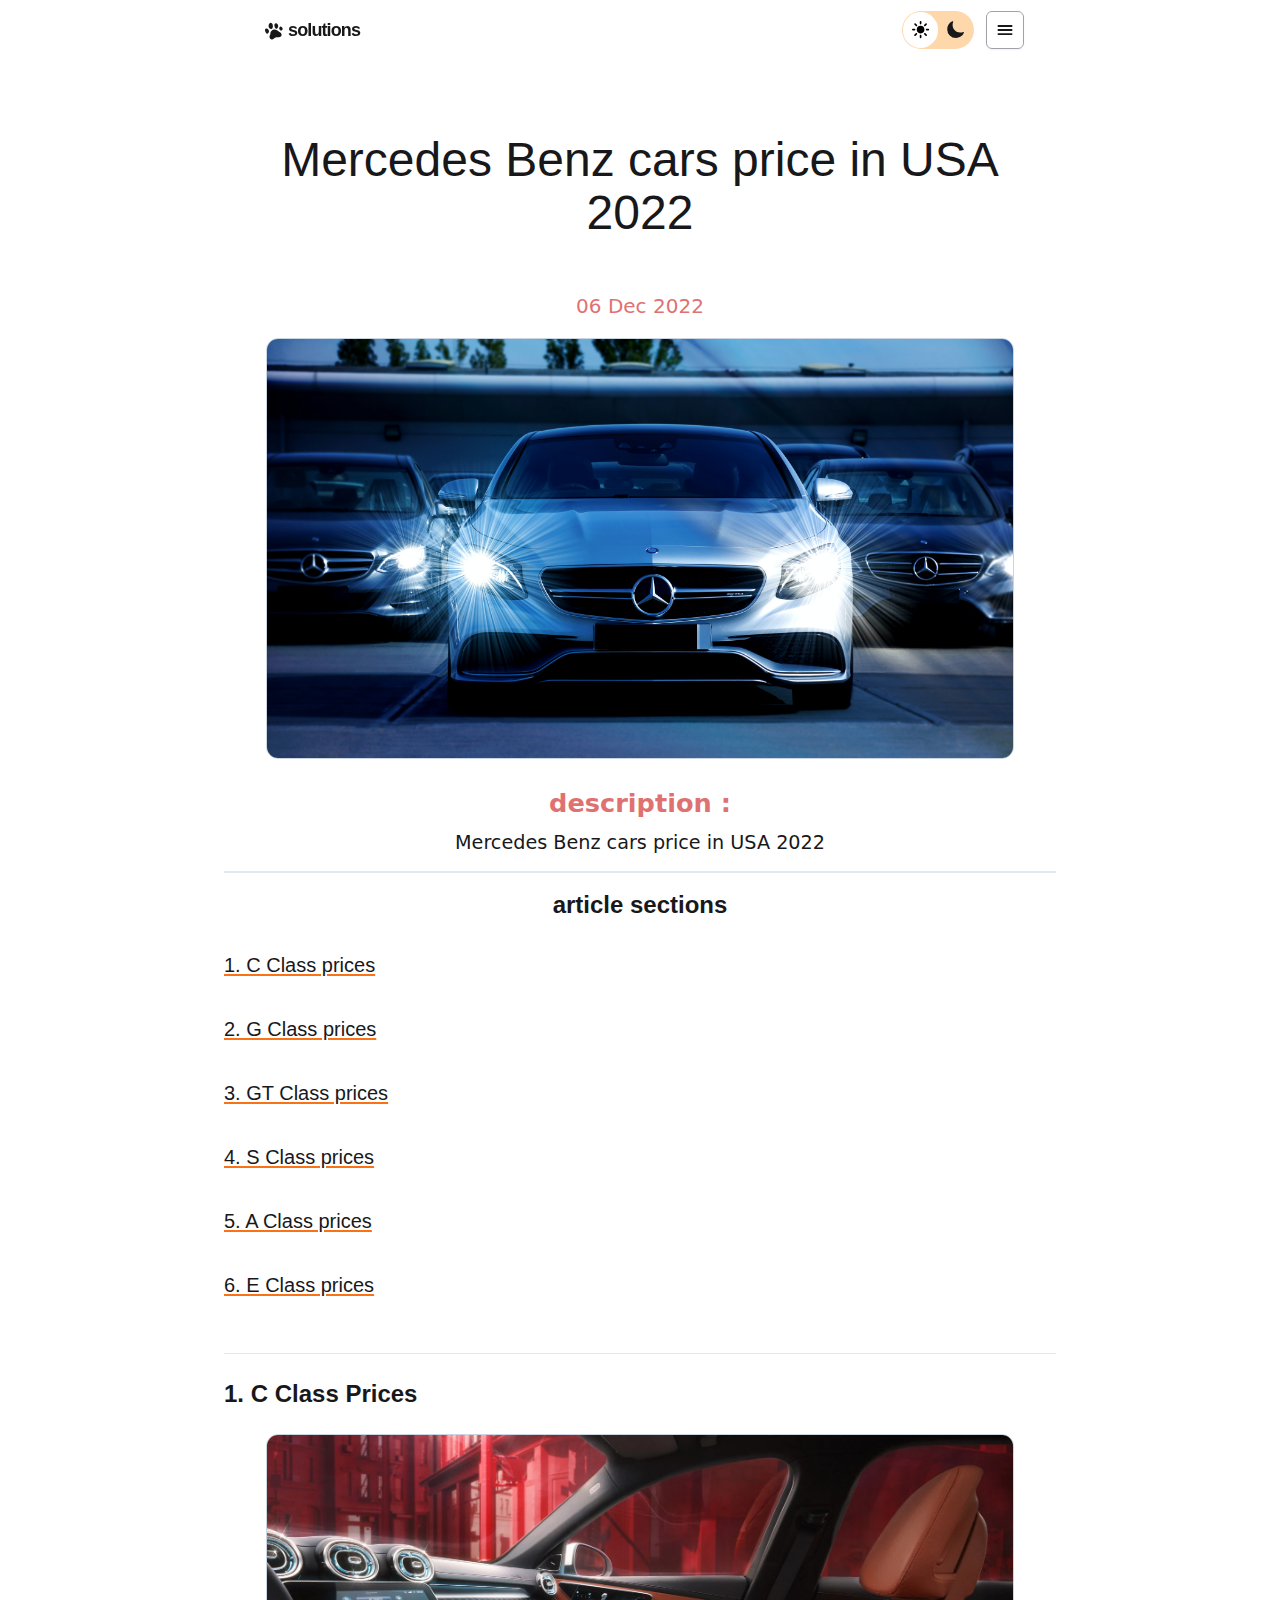
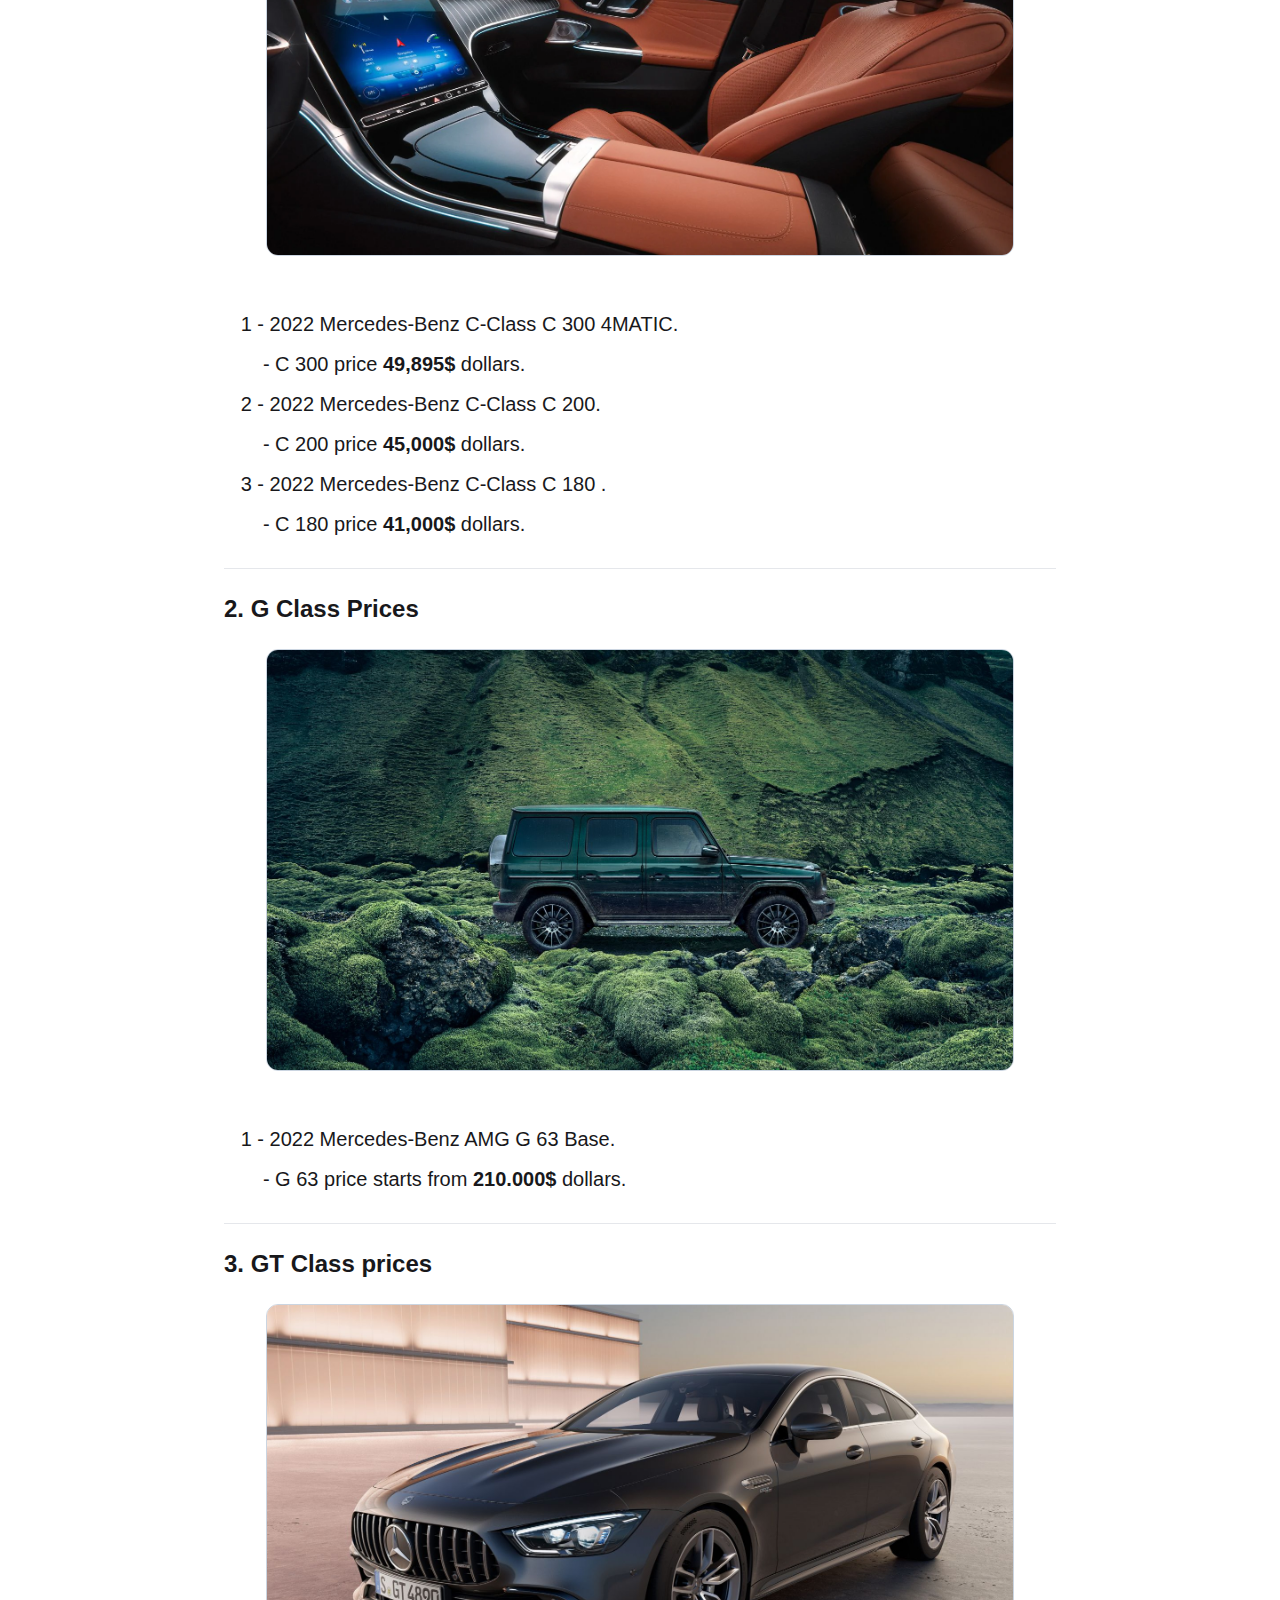
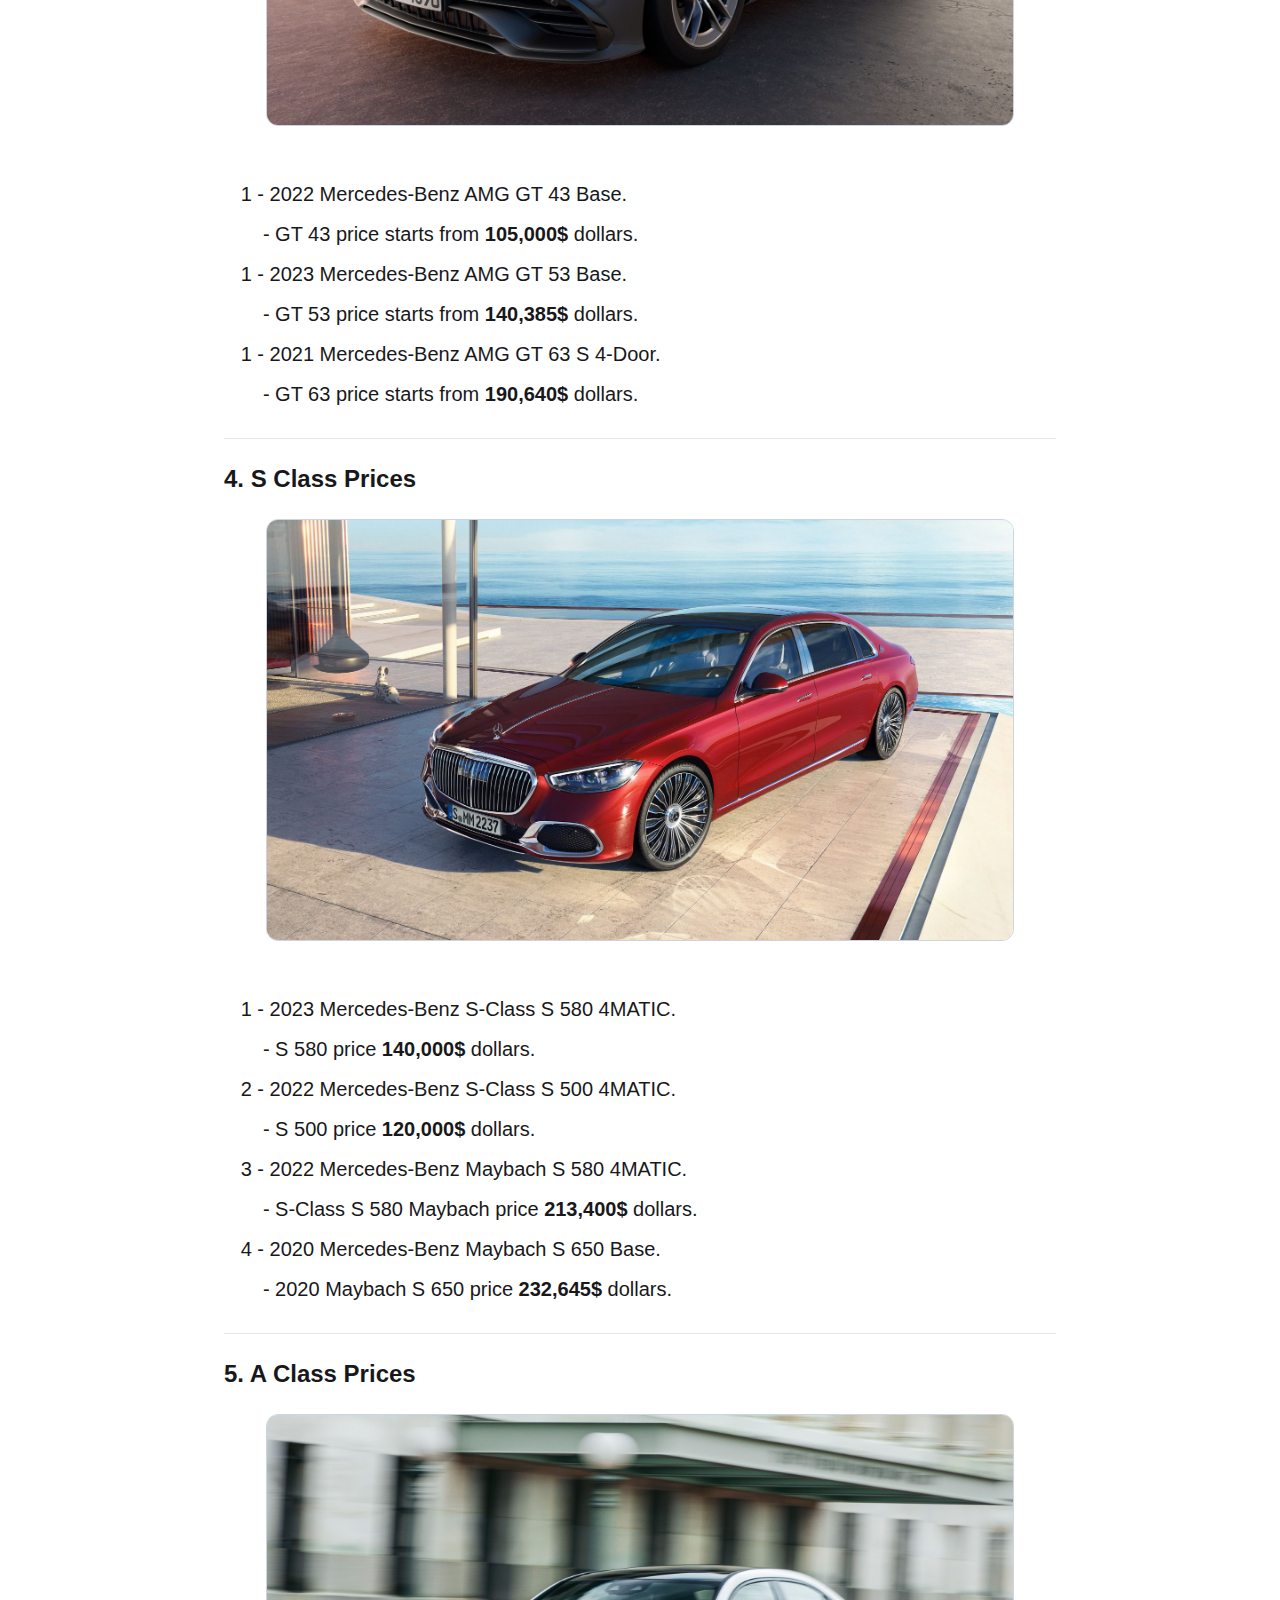
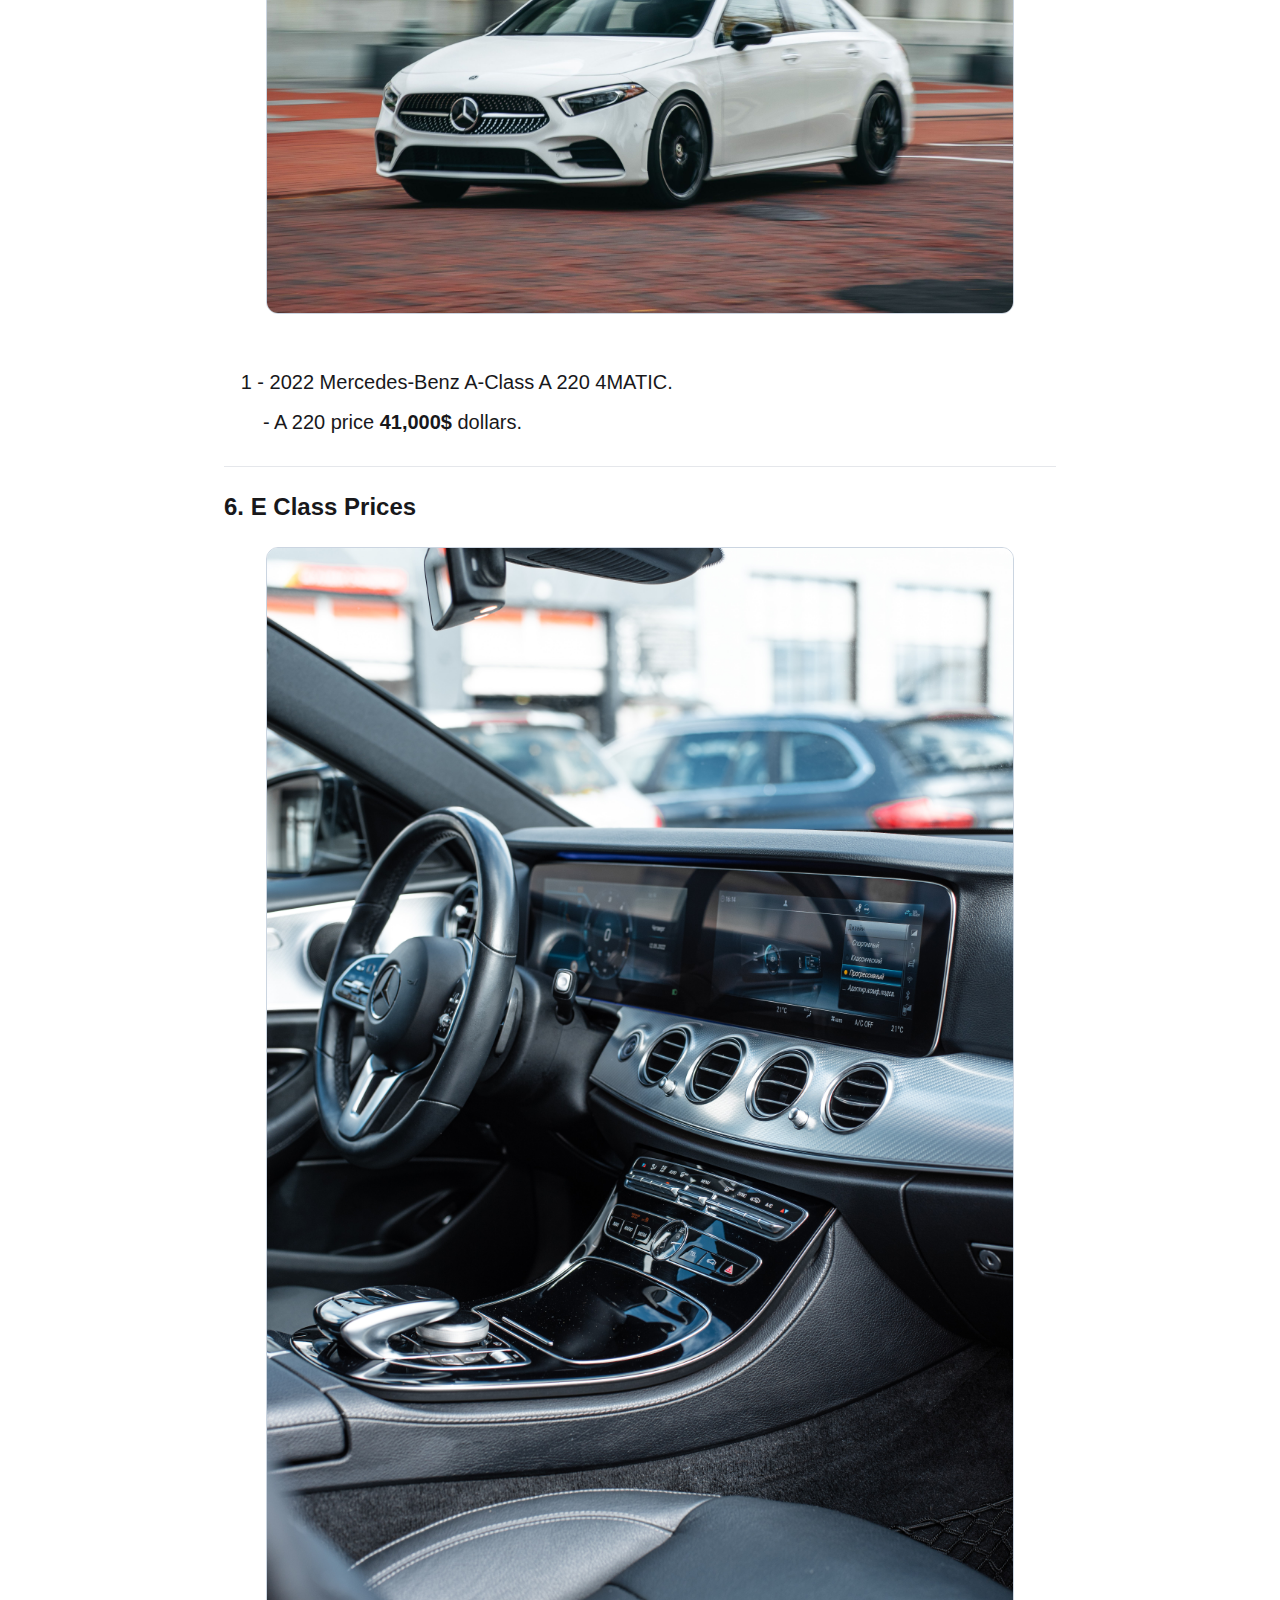
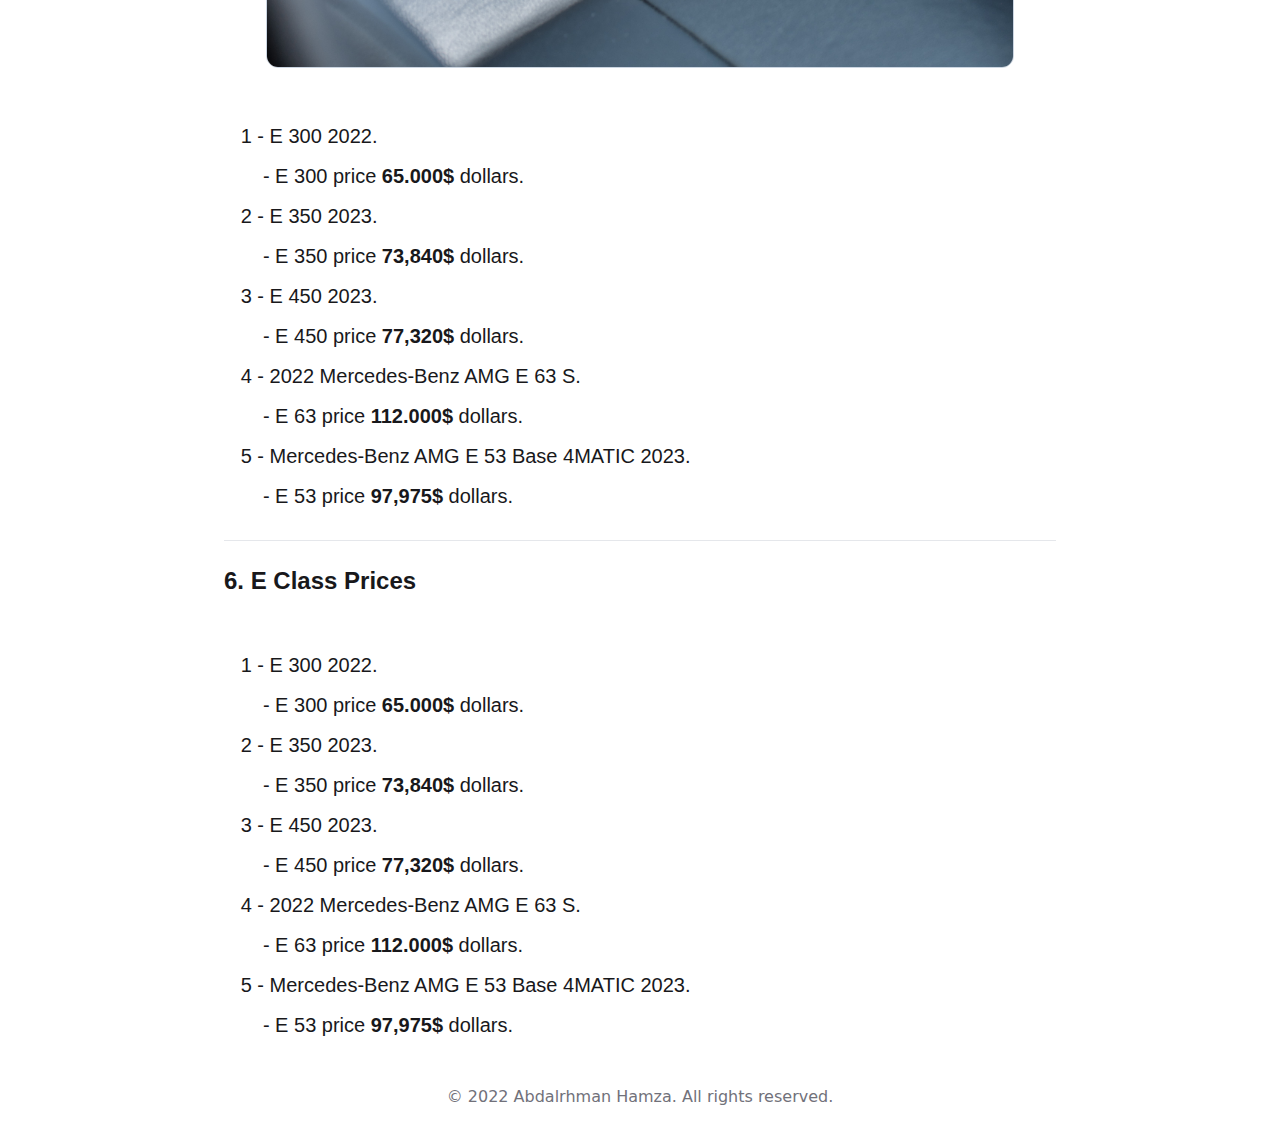
<file: posts/mercedes-cars-price-usa/index.html>
<!DOCTYPE html>
<html lang="en">
  <head>
    <!-- Google tag (gtag.js) --><script async type="text/partytown" src="https://www.googletagmanager.com/gtag/js?id=G-3HV9XKE9BW"></script>
<script type="text/partytown">
  window.dataLayer = window.dataLayer || []
  function gtag() {
    dataLayer.push(arguments)
  }
  gtag('js', new Date())

  gtag('config', 'G-3HV9XKE9BW')
</script>

    <!-- Global Metadata --><meta charset="utf-8">
<meta name="viewport" content="width=device-width,initial-scale=1">
<link rel="icon" type="image/svg+xml" href="/favicon.svg">
<meta name="generator" content="Astro v1.6.7">
<meta name="keywords" content="solutions, blog, tutorials, carsprice">
<meta name="author" content="Abdalrhman Hamza">
<meta http-equiv="Content-Type" content="text/html; charset=utf-8">
<meta name="robots" content="index, follow">
<meta name="language" content="English">

<!-- Primary Meta Tags -->
<title>Mercedes Benz cars price in USA 2022</title>
<meta name="title" content="Mercedes Benz cars price in USA 2022">
<meta name="description" content="Mercedes Benz cars price in USA 2022">

<!-- Open Graph / Facebook -->
<meta property="og:type" content="website">
<meta property="og:url" content="https://www.solutions-blog.tech/posts/mercedes-cars-price-usa/">
<meta property="og:title" content="Mercedes Benz cars price in USA 2022">
<meta property="og:description" content="Mercedes Benz cars price in USA 2022">
<meta property="og:image" content="https://www.solutions-blog.tech/posts/mercedes-cars-price-in-usa.jpg">

<!-- Twitter -->
<meta property="twitter:card" content="summary_large_image">
<meta property="twitter:url" content="https://www.solutions-blog.tech/posts/mercedes-cars-price-usa/">
<meta property="twitter:title" content="Mercedes Benz cars price in USA 2022">
<meta property="twitter:description" content="Mercedes Benz cars price in USA 2022">
<meta property="twitter:image" content="https://www.solutions-blog.tech/posts/mercedes-cars-price-in-usa.jpg">

<script>
  const theme = (() => {
    if (typeof localStorage !== 'undefined' && localStorage.getItem('theme')) {
      return localStorage.getItem('theme')
    }
    if (window.matchMedia('(prefers-color-scheme: dark)').matches) {
      return 'dark'
    }
    return 'light'
  })()

  if (theme === 'light') {
    document.documentElement.classList.remove('dark')
  } else {
    document.documentElement.classList.add('dark')
  }
</script>

  <link rel="stylesheet" href="/assets/404.99da5285.css" />
<link rel="stylesheet" href="/assets/best-free-vpn-apps.6d46453f.css" /><script>!(function(w,p,f,c){c=w[p]=Object.assign(w[p]||{},{"lib":"/~partytown/","debug":false});c[f]=(c[f]||[]).concat(["dataLayer.push"])})(window,'partytown','forward');/* Partytown 0.7.3 - MIT builder.io */
!function(t,e,n,i,r,o,a,d,s,c,p,l){function u(){l||(l=1,"/"==(a=(o.lib||"/~partytown/")+(o.debug?"debug/":""))[0]&&(s=e.querySelectorAll('script[type="text/partytown"]'),i!=t?i.dispatchEvent(new CustomEvent("pt1",{detail:t})):(d=setTimeout(w,1e4),e.addEventListener("pt0",f),r?h(1):n.serviceWorker?n.serviceWorker.register(a+(o.swPath||"partytown-sw.js"),{scope:a}).then((function(t){t.active?h():t.installing&&t.installing.addEventListener("statechange",(function(t){"activated"==t.target.state&&h()}))}),console.error):w())))}function h(t){c=e.createElement(t?"script":"iframe"),t||(c.setAttribute("style","display:block;width:0;height:0;border:0;visibility:hidden"),c.setAttribute("aria-hidden",!0)),c.src=a+"partytown-"+(t?"atomics.js?v=0.7.3":"sandbox-sw.html?"+Date.now()),e.body.appendChild(c)}function w(t,n){for(f(),t=0;t<s.length;t++)(n=e.createElement("script")).innerHTML=s[t].innerHTML,e.head.appendChild(n);c&&c.parentNode.removeChild(c)}function f(){clearTimeout(d)}o=t.partytown||{},i==t&&(o.forward||[]).map((function(e){p=t,e.split(".").map((function(e,n,i){p=p[i[n]]=n+1<i.length?"push"==i[n+1]?[]:p[i[n]]||{}:function(){(t._ptf=t._ptf||[]).push(i,arguments)}}))})),"complete"==e.readyState?u():(t.addEventListener("DOMContentLoaded",u),t.addEventListener("load",u))}(window,document,navigator,top,window.crossOriginIsolated);</script></head>

  <body class="bg-white dark:bg-zinc-900 text-zinc-900 dark:text-zinc-300 break-words leading-6 transition-colors duration-500"><style>astro-island,astro-slot{display:contents}</style><script>(self.Astro=self.Astro||{}).visible=(s,c,n)=>{const r=async()=>{await(await s())()};let i=new IntersectionObserver(e=>{for(const t of e)if(!!t.isIntersecting){i.disconnect(),r();break}});for(let e=0;e<n.children.length;e++){const t=n.children[e];i.observe(t)}},window.dispatchEvent(new Event("astro:visible"));var l;{const c={0:t=>t,1:t=>JSON.parse(t,o),2:t=>new RegExp(t),3:t=>new Date(t),4:t=>new Map(JSON.parse(t,o)),5:t=>new Set(JSON.parse(t,o)),6:t=>BigInt(t),7:t=>new URL(t),8:t=>new Uint8Array(JSON.parse(t)),9:t=>new Uint16Array(JSON.parse(t)),10:t=>new Uint32Array(JSON.parse(t))},o=(t,s)=>{if(t===""||!Array.isArray(s))return s;const[e,n]=s;return e in c?c[e](n):void 0};customElements.get("astro-island")||customElements.define("astro-island",(l=class extends HTMLElement{constructor(){super(...arguments);this.hydrate=()=>{if(!this.hydrator||this.parentElement&&this.parentElement.closest("astro-island[ssr]"))return;const s=this.querySelectorAll("astro-slot"),e={},n=this.querySelectorAll("template[data-astro-template]");for(const r of n){const i=r.closest(this.tagName);!i||!i.isSameNode(this)||(e[r.getAttribute("data-astro-template")||"default"]=r.innerHTML,r.remove())}for(const r of s){const i=r.closest(this.tagName);!i||!i.isSameNode(this)||(e[r.getAttribute("name")||"default"]=r.innerHTML)}const a=this.hasAttribute("props")?JSON.parse(this.getAttribute("props"),o):{};this.hydrator(this)(this.Component,a,e,{client:this.getAttribute("client")}),this.removeAttribute("ssr"),window.removeEventListener("astro:hydrate",this.hydrate),window.dispatchEvent(new CustomEvent("astro:hydrate"))}}connectedCallback(){!this.hasAttribute("await-children")||this.firstChild?this.childrenConnectedCallback():new MutationObserver((s,e)=>{e.disconnect(),this.childrenConnectedCallback()}).observe(this,{childList:!0})}async childrenConnectedCallback(){window.addEventListener("astro:hydrate",this.hydrate);let s=this.getAttribute("before-hydration-url");s&&await import(s),this.start()}start(){const s=JSON.parse(this.getAttribute("opts")),e=this.getAttribute("client");if(Astro[e]===void 0){window.addEventListener(`astro:${e}`,()=>this.start(),{once:!0});return}Astro[e](async()=>{const n=this.getAttribute("renderer-url"),[a,{default:r}]=await Promise.all([import(this.getAttribute("component-url")),n?import(n):()=>()=>{}]),i=this.getAttribute("component-export")||"default";if(!i.includes("."))this.Component=a[i];else{this.Component=a;for(const d of i.split("."))this.Component=this.Component[d]}return this.hydrator=r,this.hydrate},s,this)}attributeChangedCallback(){this.hydrator&&this.hydrate()}},l.observedAttributes=["props"],l))}</script><header class="fixed w-full p-2 z-20 backdrop-blur-md">
  <div class="mx-auto max-w-3xl">
    <nav class="flex items-center gap-3 text-base">
      <a href="/" class="group">
        <h2 class="font-semibold tracking-tighter p-2 font-mplus text-lg">
          <svg class="w-5 inline-block transition-transform group-hover:rotate-[20deg]" viewBox="0 0 40 40" fill="currentColor"><g transform="matrix(1.07541,0,0,1.1001,-1.05651,-0.978215)"><path fill="currentColor" d="M13.319,4.13C13.319,4.13 10.313,4.08 9.501,9.535C9.133,13.546 12.568,15.516 14.12,15.497C15.556,15.495 17.638,14.151 17.486,9.765C17.334,5.38 14.98,4.15 13.319,4.13"></path></g><path d="M3.12,15.575C2.626,16.02 0.637,18.024 3.508,22.915C6.379,27.806 8.628,23.888 8.923,23.455C9.218,23.021 11.41,20.306 8.664,16.924C5.918,13.543 3.12,15.575 3.12,15.575Z"></path><g transform="matrix(1.00722,0,0,0.981856,-0.205441,0.281328)"><path d="M24.03,4.13C22.048,4.309 20.472,5.325 20.922,9.814C21.373,14.304 24.4,15.613 25.402,15.499C26.404,15.385 28.84,12.521 28.427,9.814C28.013,7.107 26.837,4.296 24.03,4.13Z"></path></g><path d="M32.114,11.35C32.114,11.35 29.196,13.155 30.864,16.589C32.532,20.023 34.677,19.25 36,18.588C37.322,17.927 38.02,14.778 35.931,12.665C33.843,10.551 32.114,11.35 32.114,11.35Z"></path><path d="M19.212,17.136C19.212,17.136 12.651,19.306 12.84,25.174C12.888,28.022 10.569,28.548 11.073,32.567C11.727,34.322 12.649,36.92 15.89,36.85C19.131,36.781 19.603,34.354 23.377,32.97C27.151,31.586 31.009,33.828 33.802,31.213C36.596,28.598 35.188,24.468 31.876,22.731C28.564,20.995 24.793,16.327 19.212,17.136Z"></path></svg>
          solutions
        </h2>
      </a>
      <!-- <div class="items-center gap-6 hidden md:flex">
          <HeaderLink href={HOMEPAGE_URL}>About</HeaderLink>
          <HeaderLink
            href="https://github.com/craftzdog/craftzdog-uses"
            target="_blank"><IoLogoGithub />Source</HeaderLink
          >
        </div> -->
      <div class="flex-1"></div>
      <astro-island uid="1mo23B" component-url="/ThemeToggleButton.48d277e2.js" component-export="default" renderer-url="/client.5036fd6c.js" props="{}" ssr="" client="visible" opts="{&quot;name&quot;:&quot;ThemeToggle&quot;,&quot;value&quot;:true}" await-children=""><div></div></astro-island>
      <astro-island uid="1WymwE" component-url="/DropdownMenu.7be55763.js" component-export="default" renderer-url="/client.5036fd6c.js" props="{&quot;tags&quot;:[1,&quot;[[0,\&quot;vpn\&quot;],[0,\&quot;apps\&quot;],[0,\&quot;free-apps\&quot;],[0,\&quot;cars\&quot;],[0,\&quot;cars-prices\&quot;],[0,\&quot;usa-cars\&quot;]]&quot;]}" ssr="" client="visible" opts="{&quot;name&quot;:&quot;DropdownMenu&quot;,&quot;value&quot;:true}" await-children=""><div class="relative inline-block text-left" data-headlessui-state=""><div><button class="inline-flex justify-center rounded-md border border-zinc-400 dark:border-zinc-700 px-2 py-2 text-sm font-medium shadow-sm hover:bg-orange-200 dark:hover:bg-zinc-800 focus:outline-none focus:ring-2 focus:ring-indigo-500 focus:ring-offset-2 focus:ring-offset-gray-100 transition-all" aria-label="menu" id="headlessui-menu-button-:R1:" type="button" aria-haspopup="true" aria-expanded="false" data-headlessui-state=""><svg stroke="currentColor" fill="currentColor" stroke-width="0" viewBox="0 0 512 512" class="h-5 w-5" height="1em" width="1em" xmlns="http://www.w3.org/2000/svg"><path fill="none" stroke-linecap="round" stroke-miterlimit="10" stroke-width="48" d="M88 152h336M88 256h336M88 360h336"></path></svg></button></div></div></astro-island>
    </nav>
  </div>
</header><main class="pt-[56px]">
      <article class="px-8 mx-auto max-w-4xl pt-6" style=".astro-code">
  <div class="mb-8">
          <h1 class="text-3xl my-1 font-mplus">Mercedes Benz cars price in USA 2022</h1>
          <div class="date">06 Dec 2022</div>
          <img class="border border-slate-300 dark:border-zinc-700 rounded-xl" width="720" height="360" src="/posts/mercedes-cars-price-in-usa.jpg" alt="">
        </div><div class="description">description :</div><div>Mercedes Benz cars price in USA 2022</div><hr class="border-top border-zinc-400 my-4">
<h2 class="text-2xl font-bold font-mplus" id="article-sections"><center>article sections </center></h2>
<br>
<p class="mb-6"><a href="#1-c-class-prices" class="underline underline-offset-2 hover:text-orange-500 decoration-orange-500">1. C Class prices</a></p>
<p class="mb-6"><a href="#2-g-class-prices" class="underline underline-offset-2 hover:text-orange-500 decoration-orange-500">2. G Class prices</a></p>
<p class="mb-6"><a href="#3-gt-class-prices" class="underline underline-offset-2 hover:text-orange-500 decoration-orange-500">3. GT Class prices</a></p>
<p class="mb-6"><a href="#4-s-class-prices" class="underline underline-offset-2 hover:text-orange-500 decoration-orange-500">4. S Class prices</a></p>
<p class="mb-6"><a href="#5-a-class-prices" class="underline underline-offset-2 hover:text-orange-500 decoration-orange-500">5. A Class prices</a></p>
<p class="mb-6"><a href="#6-e-class-prices" class="underline underline-offset-2 hover:text-orange-500 decoration-orange-500">6. E Class prices</a></p>
<br>
<hr>
<br>
<h2 class="text-2xl font-bold font-mplus" id="1-c-class-prices">1. C Class Prices</h2>
<br>
<p class="mb-6"><img src="/posts/mercede-cars-prices-in-usa-c-class.jpg" alt="mercede-cars-prices-in-usa-c-class.jpg" class="border border-slate-300 dark:border-zinc-700 rounded-xl mb-6"></p>
<br>
<p class="mb-6">   1 - 2022 Mercedes-Benz C-Class C 300 4MATIC.
<br>
       - C 300 price <strong>49,895$</strong> dollars.
<br>
   2 - 2022 Mercedes-Benz C-Class C 200.
<br>
       - C 200 price <strong>45,000$</strong> dollars.
<br>
   3 - 2022 Mercedes-Benz C-Class C 180 .
<br>
       - C 180 price <strong>41,000$</strong> dollars.
<br></p>
<hr>
<br>
<h2 class="text-2xl font-bold font-mplus" id="2-g-class-prices">2. G Class Prices</h2>
<br>
<p class="mb-6"><img src="/posts/mercede-cars-prices-in-usa-G-class.jpeg" alt="mercede-cars-prices-in-usa-g-class.jpg" class="border border-slate-300 dark:border-zinc-700 rounded-xl mb-6"></p>
<br>
<p class="mb-6">   1 - 2022 Mercedes-Benz AMG G 63 Base.
<br>
       - G 63 price starts from <strong>210.000$</strong> dollars.
<br></p>
<hr>
<br>
<h2 class="text-2xl font-bold font-mplus" id="3-gt-class-prices">3. GT Class prices</h2>
<br>
<p class="mb-6"><img src="/posts/mercede-cars-prices-in-usa-GT-class.jpeg" alt="mercede-cars-prices-in-usa-gt-class.jpg" class="border border-slate-300 dark:border-zinc-700 rounded-xl mb-6"></p>
<br>
<p class="mb-6">   1 - 2022 Mercedes-Benz AMG GT 43 Base.
<br>
       - GT 43 price starts from <strong>105,000$</strong> dollars.
<br>
   1 - 2023 Mercedes-Benz AMG GT 53 Base.
<br>
       - GT 53 price starts from <strong>140,385$</strong> dollars.
<br>
   1 - 2021 Mercedes-Benz AMG GT 63 S 4-Door.
<br>
       - GT 63 price starts from <strong>190,640$</strong> dollars.
<br></p>
<hr>
<br>
<h2 class="text-2xl font-bold font-mplus" id="4-s-class-prices">4. S Class Prices</h2>
<br>
<p class="mb-6"><img src="/posts/mercede-cars-prices-in-usa-S-class.jpeg" alt="mercede-cars-prices-in-usa-s-class.jpg" class="border border-slate-300 dark:border-zinc-700 rounded-xl mb-6"></p>
<br>
<p class="mb-6">   1 - 2023 Mercedes-Benz S-Class S 580 4MATIC.
<br>
       - S 580 price <strong>140,000$</strong> dollars.
<br>
   2 - 2022 Mercedes-Benz S-Class S 500 4MATIC.
<br>
       - S 500 price <strong>120,000$</strong> dollars.
<br>
   3 - 2022 Mercedes-Benz Maybach S 580 4MATIC.
<br>
       - S-Class S 580 Maybach price <strong>213,400$</strong> dollars.
<br>
   4 - 2020 Mercedes-Benz Maybach S 650 Base.
<br>
       - 2020 Maybach S 650 price <strong>232,645$</strong> dollars.
<br></p>
<hr>
<br>
<h2 class="text-2xl font-bold font-mplus" id="5-a-class-prices">5. A Class Prices</h2>
<br>
<p class="mb-6"><img src="/posts/mercede-cars-prices-in-usa-A-class.jpeg" alt="mercede-cars-prices-in-usa-a-class.jpg" class="border border-slate-300 dark:border-zinc-700 rounded-xl mb-6"></p>
<br>
<p class="mb-6">   1 - 2022 Mercedes-Benz A-Class A 220 4MATIC.
<br>
       - A 220 price <strong>41,000$</strong> dollars.
<br></p>
<hr>
<br>
<h2 class="text-2xl font-bold font-mplus" id="6-e-class-prices">6. E Class Prices</h2>
<br>
<p class="mb-6"><img src="/posts/mercedes-cars-prices-e-class.jpg" alt="mercedes-cars-prices-e-class.jpg" class="border border-slate-300 dark:border-zinc-700 rounded-xl mb-6"></p>
<br>
<p class="mb-6">   1 - E 300 2022.
<br>
       - E 300 price <strong>65.000$</strong> dollars.
<br>
   2 - E 350 2023.
<br>
       - E 350 price <strong>73,840$</strong> dollars.
<br>
   3 - E 450 2023.
<br>
       - E 450 price <strong>77,320$</strong> dollars.
<br>
   4 - 2022 Mercedes-Benz AMG E 63 S.
<br>
       - E 63 price <strong>112.000$</strong> dollars.
<br>
   5 - Mercedes-Benz AMG E 53 Base 4MATIC 2023.
<br>
       - E 53 price <strong>97,975$</strong> dollars.
<br></p>
<hr>
<br>
<h2 class="text-2xl font-bold font-mplus" id="6-e-class-prices-1">6. E Class Prices</h2>
<br>
<!-- ![mercedes-cars-prices-sl-class.jpg](/posts/mercedes-cars-prices-e-class.jpg) -->
<br>
<p class="mb-6">   1 - E 300 2022.
<br>
       - E 300 price <strong>65.000$</strong> dollars.
<br>
   2 - E 350 2023.
<br>
       - E 350 price <strong>73,840$</strong> dollars.
<br>
   3 - E 450 2023.
<br>
       - E 450 price <strong>77,320$</strong> dollars.
<br>
   4 - 2022 Mercedes-Benz AMG E 63 S.
<br>
       - E 63 price <strong>112.000$</strong> dollars.
<br>
   5 - Mercedes-Benz AMG E 53 Base 4MATIC 2023.
<br>
       - E 53 price <strong>97,975$</strong> dollars.
<br></p><span class="underline underline-offset-2 hover:text-orange-500 decoration-orange-500 text-2xl"></span>
</article>
    </main><footer class="text-zinc-500 p-4 text-center">
  &copy; 2022
  <a href="https://www.solutions-blog.tech/">Abdalrhman Hamza</a>. All rights reserved.
</footer>
</body>

</html>
</file>
<file: assets/404.99da5285.css>
*,:before,:after{box-sizing:border-box;border-width:0;border-style:solid;border-color:#e5e7eb}:before,:after{--tw-content: ""}html{line-height:1.5;-webkit-text-size-adjust:100%;-moz-tab-size:4;-o-tab-size:4;tab-size:4;font-family:ui-sans-serif,system-ui,-apple-system,BlinkMacSystemFont,Segoe UI,Roboto,Helvetica Neue,Arial,Noto Sans,sans-serif,"Apple Color Emoji","Segoe UI Emoji",Segoe UI Symbol,"Noto Color Emoji";font-feature-settings:normal}body{margin:0;line-height:inherit}hr{height:0;color:inherit;border-top-width:1px}abbr:where([title]){-webkit-text-decoration:underline dotted;text-decoration:underline dotted}h1,h2,h3,h4,h5,h6{font-size:inherit;font-weight:inherit}a{color:inherit;text-decoration:inherit}b,strong{font-weight:bolder}code,kbd,samp,pre{font-family:ui-monospace,SFMono-Regular,Menlo,Monaco,Consolas,Liberation Mono,Courier New,monospace;font-size:1em}small{font-size:80%}sub,sup{font-size:75%;line-height:0;position:relative;vertical-align:baseline}sub{bottom:-.25em}sup{top:-.5em}table{text-indent:0;border-color:inherit;border-collapse:collapse}button,input,optgroup,select,textarea{font-family:inherit;font-size:100%;font-weight:inherit;line-height:inherit;color:inherit;margin:0;padding:0}button,select{text-transform:none}button,[type=button],[type=reset],[type=submit]{-webkit-appearance:button;background-color:transparent;background-image:none}:-moz-focusring{outline:auto}:-moz-ui-invalid{box-shadow:none}progress{vertical-align:baseline}::-webkit-inner-spin-button,::-webkit-outer-spin-button{height:auto}[type=search]{-webkit-appearance:textfield;outline-offset:-2px}::-webkit-search-decoration{-webkit-appearance:none}::-webkit-file-upload-button{-webkit-appearance:button;font:inherit}summary{display:list-item}blockquote,dl,dd,h1,h2,h3,h4,h5,h6,hr,figure,p,pre{margin:0}fieldset{margin:0;padding:0}legend{padding:0}ol,ul,menu{list-style:none;margin:0;padding:0}textarea{resize:vertical}input::-moz-placeholder,textarea::-moz-placeholder{opacity:1;color:#9ca3af}input::placeholder,textarea::placeholder{opacity:1;color:#9ca3af}button,[role=button]{cursor:pointer}:disabled{cursor:default}img,svg,video,canvas,audio,iframe,embed,object{display:block;vertical-align:middle}img,video{max-width:100%;height:auto}[hidden]{display:none}*,:before,:after{--tw-border-spacing-x: 0;--tw-border-spacing-y: 0;--tw-translate-x: 0;--tw-translate-y: 0;--tw-rotate: 0;--tw-skew-x: 0;--tw-skew-y: 0;--tw-scale-x: 1;--tw-scale-y: 1;--tw-pan-x: ;--tw-pan-y: ;--tw-pinch-zoom: ;--tw-scroll-snap-strictness: proximity;--tw-ordinal: ;--tw-slashed-zero: ;--tw-numeric-figure: ;--tw-numeric-spacing: ;--tw-numeric-fraction: ;--tw-ring-inset: ;--tw-ring-offset-width: 0px;--tw-ring-offset-color: #fff;--tw-ring-color: rgb(59 130 246 / .5);--tw-ring-offset-shadow: 0 0 #0000;--tw-ring-shadow: 0 0 #0000;--tw-shadow: 0 0 #0000;--tw-shadow-colored: 0 0 #0000;--tw-blur: ;--tw-brightness: ;--tw-contrast: ;--tw-grayscale: ;--tw-hue-rotate: ;--tw-invert: ;--tw-saturate: ;--tw-sepia: ;--tw-drop-shadow: ;--tw-backdrop-blur: ;--tw-backdrop-brightness: ;--tw-backdrop-contrast: ;--tw-backdrop-grayscale: ;--tw-backdrop-hue-rotate: ;--tw-backdrop-invert: ;--tw-backdrop-opacity: ;--tw-backdrop-saturate: ;--tw-backdrop-sepia: }::backdrop{--tw-border-spacing-x: 0;--tw-border-spacing-y: 0;--tw-translate-x: 0;--tw-translate-y: 0;--tw-rotate: 0;--tw-skew-x: 0;--tw-skew-y: 0;--tw-scale-x: 1;--tw-scale-y: 1;--tw-pan-x: ;--tw-pan-y: ;--tw-pinch-zoom: ;--tw-scroll-snap-strictness: proximity;--tw-ordinal: ;--tw-slashed-zero: ;--tw-numeric-figure: ;--tw-numeric-spacing: ;--tw-numeric-fraction: ;--tw-ring-inset: ;--tw-ring-offset-width: 0px;--tw-ring-offset-color: #fff;--tw-ring-color: rgb(59 130 246 / .5);--tw-ring-offset-shadow: 0 0 #0000;--tw-ring-shadow: 0 0 #0000;--tw-shadow: 0 0 #0000;--tw-shadow-colored: 0 0 #0000;--tw-blur: ;--tw-brightness: ;--tw-contrast: ;--tw-grayscale: ;--tw-hue-rotate: ;--tw-invert: ;--tw-saturate: ;--tw-sepia: ;--tw-drop-shadow: ;--tw-backdrop-blur: ;--tw-backdrop-brightness: ;--tw-backdrop-contrast: ;--tw-backdrop-grayscale: ;--tw-backdrop-hue-rotate: ;--tw-backdrop-invert: ;--tw-backdrop-opacity: ;--tw-backdrop-saturate: ;--tw-backdrop-sepia: }.static{position:static}.fixed{position:fixed}.absolute{position:absolute}.relative{position:relative}.inset-0{inset:0}.right-0{right:0}.z-10{z-index:10}.z-20{z-index:20}.my-4{margin-top:1rem;margin-bottom:1rem}.mx-auto{margin-left:auto;margin-right:auto}.my-1{margin-top:.25rem;margin-bottom:.25rem}.mb-4{margin-bottom:1rem}.mt-3{margin-top:.75rem}.mt-2{margin-top:.5rem}.mb-6{margin-bottom:1.5rem}.mb-8{margin-bottom:2rem}.mt-12{margin-top:3rem}.block{display:block}.inline-block{display:inline-block}.flex{display:flex}.inline-flex{display:inline-flex}.grid{display:grid}.hidden{display:none}.h-5{height:1.25rem}.h-80{height:20rem}.h-full{height:100%}.min-h-full{min-height:100%}.w-5{width:1.25rem}.w-56{width:14rem}.w-full{width:100%}.min-w-full{min-width:100%}.max-w-4xl{max-width:56rem}.max-w-3xl{max-width:48rem}.flex-1{flex:1 1 0%}.origin-top-right{transform-origin:top right}.scale-95{--tw-scale-x: .95;--tw-scale-y: .95;transform:translate(var(--tw-translate-x),var(--tw-translate-y)) rotate(var(--tw-rotate)) skew(var(--tw-skew-x)) skewY(var(--tw-skew-y)) scaleX(var(--tw-scale-x)) scaleY(var(--tw-scale-y))}.scale-100{--tw-scale-x: 1;--tw-scale-y: 1;transform:translate(var(--tw-translate-x),var(--tw-translate-y)) rotate(var(--tw-rotate)) skew(var(--tw-skew-x)) skewY(var(--tw-skew-y)) scaleX(var(--tw-scale-x)) scaleY(var(--tw-scale-y))}.transform{transform:translate(var(--tw-translate-x),var(--tw-translate-y)) rotate(var(--tw-rotate)) skew(var(--tw-skew-x)) skewY(var(--tw-skew-y)) scaleX(var(--tw-scale-x)) scaleY(var(--tw-scale-y))}.cursor-pointer{cursor:pointer}.grid-cols-1{grid-template-columns:repeat(1,minmax(0,1fr))}.items-center{align-items:center}.justify-center{justify-content:center}.gap-1{gap:.25rem}.gap-4{gap:1rem}.gap-3{gap:.75rem}.gap-6{gap:1.5rem}.divide-zinc-400>:not([hidden])~:not([hidden]){--tw-divide-opacity: 1;border-color:rgb(161 161 170 / var(--tw-divide-opacity))}.overflow-hidden{overflow:hidden}.break-words{overflow-wrap:break-word}.rounded-xl{border-radius:.75rem}.rounded-md{border-radius:.375rem}.rounded-3xl{border-radius:1.5rem}.border{border-width:1px}.border-slate-300{--tw-border-opacity: 1;border-color:rgb(203 213 225 / var(--tw-border-opacity))}.border-zinc-400{--tw-border-opacity: 1;border-color:rgb(161 161 170 / var(--tw-border-opacity))}.bg-white{--tw-bg-opacity: 1;background-color:rgb(255 255 255 / var(--tw-bg-opacity))}.bg-orange-50{--tw-bg-opacity: 1;background-color:rgb(255 247 237 / var(--tw-bg-opacity))}.bg-orange-200{--tw-bg-opacity: 1;background-color:rgb(254 215 170 / var(--tw-bg-opacity))}.object-cover{-o-object-fit:cover;object-fit:cover}.p-4{padding:1rem}.p-2{padding:.5rem}.p-\[1px\]{padding:1px}.px-8{padding-left:2rem;padding-right:2rem}.px-2{padding-left:.5rem;padding-right:.5rem}.py-2{padding-top:.5rem;padding-bottom:.5rem}.py-1{padding-top:.25rem;padding-bottom:.25rem}.px-3{padding-left:.75rem;padding-right:.75rem}.px-4{padding-left:1rem;padding-right:1rem}.py-4{padding-top:1rem;padding-bottom:1rem}.pt-\[56px\]{padding-top:56px}.pt-6{padding-top:1.5rem}.text-left{text-align:left}.text-center{text-align:center}.font-mplus{font-family:"M PLUS Rounded 1c",Verdana,sans-serif}.text-xl{font-size:1.25rem;line-height:1.75rem}.text-sm{font-size:.875rem;line-height:1.25rem}.text-xs{font-size:.75rem;line-height:1rem}.text-base{font-size:1rem;line-height:1.5rem}.text-lg{font-size:1.125rem;line-height:1.75rem}.text-4xl{font-size:2.25rem;line-height:2.5rem}.text-3xl{font-size:1.875rem;line-height:2.25rem}.text-2xl{font-size:1.5rem;line-height:2rem}.font-bold{font-weight:700}.font-medium{font-weight:500}.font-semibold{font-weight:600}.uppercase{text-transform:uppercase}.leading-6{line-height:1.5rem}.tracking-tighter{letter-spacing:-.05em}.text-zinc-900{--tw-text-opacity: 1;color:rgb(24 24 27 / var(--tw-text-opacity))}.text-orange-500{--tw-text-opacity: 1;color:rgb(249 115 22 / var(--tw-text-opacity))}.text-zinc-500{--tw-text-opacity: 1;color:rgb(113 113 122 / var(--tw-text-opacity))}.text-black{--tw-text-opacity: 1;color:rgb(0 0 0 / var(--tw-text-opacity))}.underline{text-decoration-line:underline}.decoration-zinc-400{text-decoration-color:#a1a1aa}.decoration-orange-500{text-decoration-color:#f97316}.decoration-4{text-decoration-thickness:4px}.underline-offset-2{text-underline-offset:2px}.underline-offset-4{text-underline-offset:4px}.opacity-50{opacity:.5}.opacity-70{opacity:.7}.opacity-0{opacity:0}.opacity-100{opacity:1}.opacity-30{opacity:.3}.shadow-sm{--tw-shadow: 0 1px 2px 0 rgb(0 0 0 / .05);--tw-shadow-colored: 0 1px 2px 0 var(--tw-shadow-color);box-shadow:var(--tw-ring-offset-shadow, 0 0 #0000),var(--tw-ring-shadow, 0 0 #0000),var(--tw-shadow)}.shadow-xl{--tw-shadow: 0 20px 25px -5px rgb(0 0 0 / .1), 0 8px 10px -6px rgb(0 0 0 / .1);--tw-shadow-colored: 0 20px 25px -5px var(--tw-shadow-color), 0 8px 10px -6px var(--tw-shadow-color);box-shadow:var(--tw-ring-offset-shadow, 0 0 #0000),var(--tw-ring-shadow, 0 0 #0000),var(--tw-shadow)}.shadow-black{--tw-shadow-color: #000;--tw-shadow: var(--tw-shadow-colored)}.ring-1{--tw-ring-offset-shadow: var(--tw-ring-inset) 0 0 0 var(--tw-ring-offset-width) var(--tw-ring-offset-color);--tw-ring-shadow: var(--tw-ring-inset) 0 0 0 calc(1px + var(--tw-ring-offset-width)) var(--tw-ring-color);box-shadow:var(--tw-ring-offset-shadow),var(--tw-ring-shadow),var(--tw-shadow, 0 0 #0000)}.ring-black{--tw-ring-opacity: 1;--tw-ring-color: rgb(0 0 0 / var(--tw-ring-opacity))}.ring-opacity-5{--tw-ring-opacity: .05}.drop-shadow-lg{--tw-drop-shadow: drop-shadow(0 10px 8px rgb(0 0 0 / .04)) drop-shadow(0 4px 3px rgb(0 0 0 / .1));filter:var(--tw-blur) var(--tw-brightness) var(--tw-contrast) var(--tw-grayscale) var(--tw-hue-rotate) var(--tw-invert) var(--tw-saturate) var(--tw-sepia) var(--tw-drop-shadow)}.filter{filter:var(--tw-blur) var(--tw-brightness) var(--tw-contrast) var(--tw-grayscale) var(--tw-hue-rotate) var(--tw-invert) var(--tw-saturate) var(--tw-sepia) var(--tw-drop-shadow)}.backdrop-blur-md{--tw-backdrop-blur: blur(12px);-webkit-backdrop-filter:var(--tw-backdrop-blur) var(--tw-backdrop-brightness) var(--tw-backdrop-contrast) var(--tw-backdrop-grayscale) var(--tw-backdrop-hue-rotate) var(--tw-backdrop-invert) var(--tw-backdrop-opacity) var(--tw-backdrop-saturate) var(--tw-backdrop-sepia);backdrop-filter:var(--tw-backdrop-blur) var(--tw-backdrop-brightness) var(--tw-backdrop-contrast) var(--tw-backdrop-grayscale) var(--tw-backdrop-hue-rotate) var(--tw-backdrop-invert) var(--tw-backdrop-opacity) var(--tw-backdrop-saturate) var(--tw-backdrop-sepia)}.transition-colors{transition-property:color,background-color,border-color,text-decoration-color,fill,stroke;transition-timing-function:cubic-bezier(.4,0,.2,1);transition-duration:.15s}.transition-all{transition-property:all;transition-timing-function:cubic-bezier(.4,0,.2,1);transition-duration:.15s}.transition{transition-property:color,background-color,border-color,text-decoration-color,fill,stroke,opacity,box-shadow,transform,filter,-webkit-backdrop-filter;transition-property:color,background-color,border-color,text-decoration-color,fill,stroke,opacity,box-shadow,transform,filter,backdrop-filter;transition-property:color,background-color,border-color,text-decoration-color,fill,stroke,opacity,box-shadow,transform,filter,backdrop-filter,-webkit-backdrop-filter;transition-timing-function:cubic-bezier(.4,0,.2,1);transition-duration:.15s}.transition-transform{transition-property:transform;transition-timing-function:cubic-bezier(.4,0,.2,1);transition-duration:.15s}.duration-500{transition-duration:.5s}.duration-100{transition-duration:.1s}.duration-75{transition-duration:75ms}.ease-out{transition-timing-function:cubic-bezier(0,0,.2,1)}.ease-in{transition-timing-function:cubic-bezier(.4,0,1,1)}.hover\:bg-orange-200:hover{--tw-bg-opacity: 1;background-color:rgb(254 215 170 / var(--tw-bg-opacity))}.hover\:text-orange-500:hover{--tw-text-opacity: 1;color:rgb(249 115 22 / var(--tw-text-opacity))}.focus\:outline-none:focus{outline:2px solid transparent;outline-offset:2px}.focus\:ring-2:focus{--tw-ring-offset-shadow: var(--tw-ring-inset) 0 0 0 var(--tw-ring-offset-width) var(--tw-ring-offset-color);--tw-ring-shadow: var(--tw-ring-inset) 0 0 0 calc(2px + var(--tw-ring-offset-width)) var(--tw-ring-color);box-shadow:var(--tw-ring-offset-shadow),var(--tw-ring-shadow),var(--tw-shadow, 0 0 #0000)}.focus\:ring-indigo-500:focus{--tw-ring-opacity: 1;--tw-ring-color: rgb(99 102 241 / var(--tw-ring-opacity))}.focus\:ring-offset-2:focus{--tw-ring-offset-width: 2px}.focus\:ring-offset-gray-100:focus{--tw-ring-offset-color: #f3f4f6}.group:hover .group-hover\:rotate-\[20deg\]{--tw-rotate: 20deg;transform:translate(var(--tw-translate-x),var(--tw-translate-y)) rotate(var(--tw-rotate)) skew(var(--tw-skew-x)) skewY(var(--tw-skew-y)) scaleX(var(--tw-scale-x)) scaleY(var(--tw-scale-y))}.dark .dark\:divide-zinc-700>:not([hidden])~:not([hidden]){--tw-divide-opacity: 1;border-color:rgb(63 63 70 / var(--tw-divide-opacity))}.dark .dark\:border-zinc-700{--tw-border-opacity: 1;border-color:rgb(63 63 70 / var(--tw-border-opacity))}.dark .dark\:bg-zinc-900{--tw-bg-opacity: 1;background-color:rgb(24 24 27 / var(--tw-bg-opacity))}.dark .dark\:bg-zinc-800{--tw-bg-opacity: 1;background-color:rgb(39 39 42 / var(--tw-bg-opacity))}.dark .dark\:bg-zinc-700{--tw-bg-opacity: 1;background-color:rgb(63 63 70 / var(--tw-bg-opacity))}.dark .dark\:bg-zinc-600{--tw-bg-opacity: 1;background-color:rgb(82 82 91 / var(--tw-bg-opacity))}.dark .dark\:text-zinc-300{--tw-text-opacity: 1;color:rgb(212 212 216 / var(--tw-text-opacity))}.dark .dark\:decoration-zinc-700{text-decoration-color:#3f3f46}.dark .dark\:hover\:bg-zinc-800:hover{--tw-bg-opacity: 1;background-color:rgb(39 39 42 / var(--tw-bg-opacity))}@media (min-width: 768px){.md\:flex{display:flex}.md\:grid-cols-2{grid-template-columns:repeat(2,minmax(0,1fr))}.md\:grid-cols-3{grid-template-columns:repeat(3,minmax(0,1fr))}}
</file>
<file: assets/best-free-vpn-apps.6d46453f.css>
pre{overflow:auto;padding:1rem;border-radius:.5rem;position:relative}pre copy-code-button{position:absolute;top:.5rem;right:.5rem}.mb-6{font-size:1.25rem;line-height:2;color:rgba(34,41,47,var(--text-opacity));font-family:-apple-system,BlinkMacSystemFont,Segoe UI,Roboto,Helvetica Neue,Arial,Noto Sans,sans-serif,Apple Color Emoji,Segoe UI Emoji,Segoe UI Symbol,Noto Color Emoji}::-moz-selection{color:#000;background:#ffff99}::selection{color:#000;background:#ffff99}.text-2xl{font-size:1.5rem;color:rgba(34,41,47,var(--text-opacity));font-family:-apple-system,BlinkMacSystemFont,Segoe UI,Roboto,Helvetica Neue,Arial,Noto Sans,sans-serif,Apple Color Emoji,Segoe UI Emoji,Segoe UI Symbol,Noto Color Emoji}.text-3xl{text-align:center;font-size:3rem;padding:50px 0;white-space:normal;line-height:1.1}div{text-align:center;font-size:1.2rem}.description{font-size:1.6rem;font-weight:700;text-align:center;color:#e07171;padding-bottom:1rem}img{display:block;margin-left:auto;margin-right:auto;width:90%}.border-top{background-color:rgba(226,232,240,var(--bg-opacity));height:1px;border:1px solid #e2e8f0}.date{font-size:1.25rem;color:#e07171;padding-bottom:20px;position:relative;display:block}
</file>
